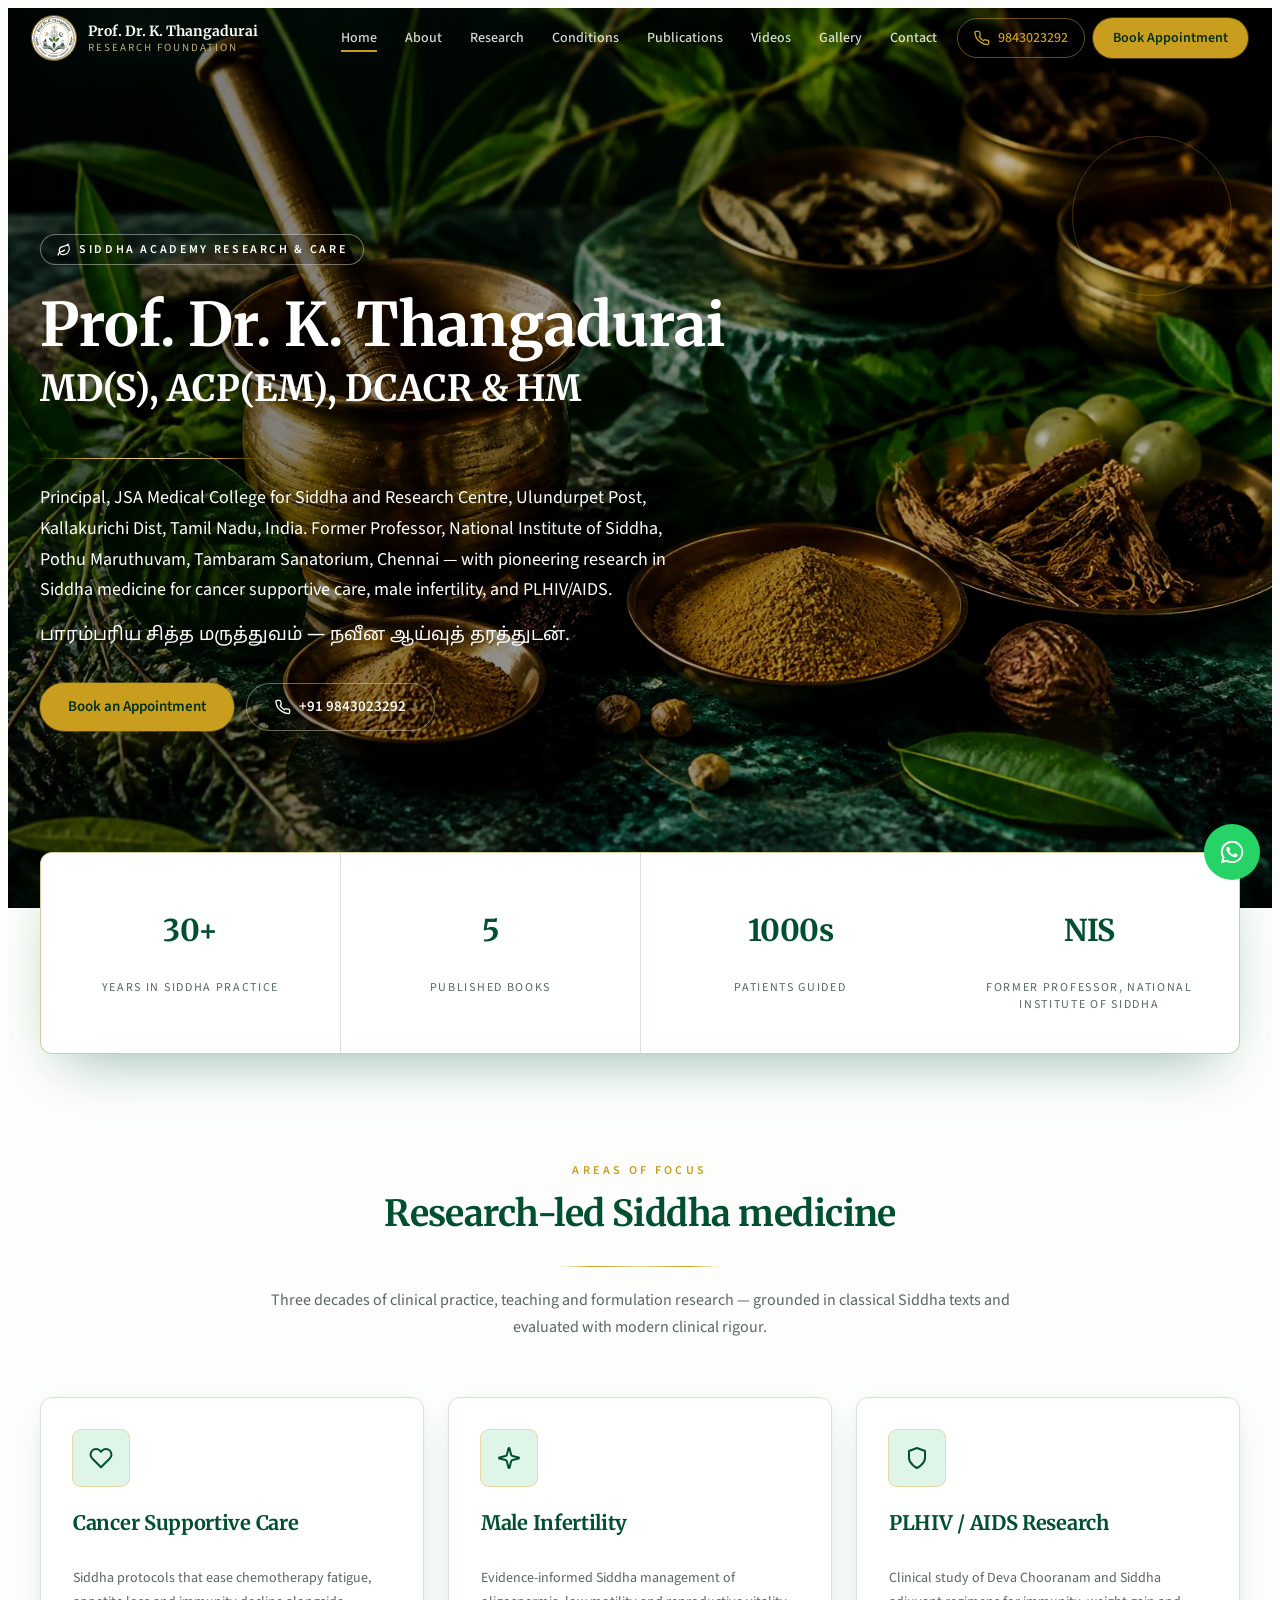
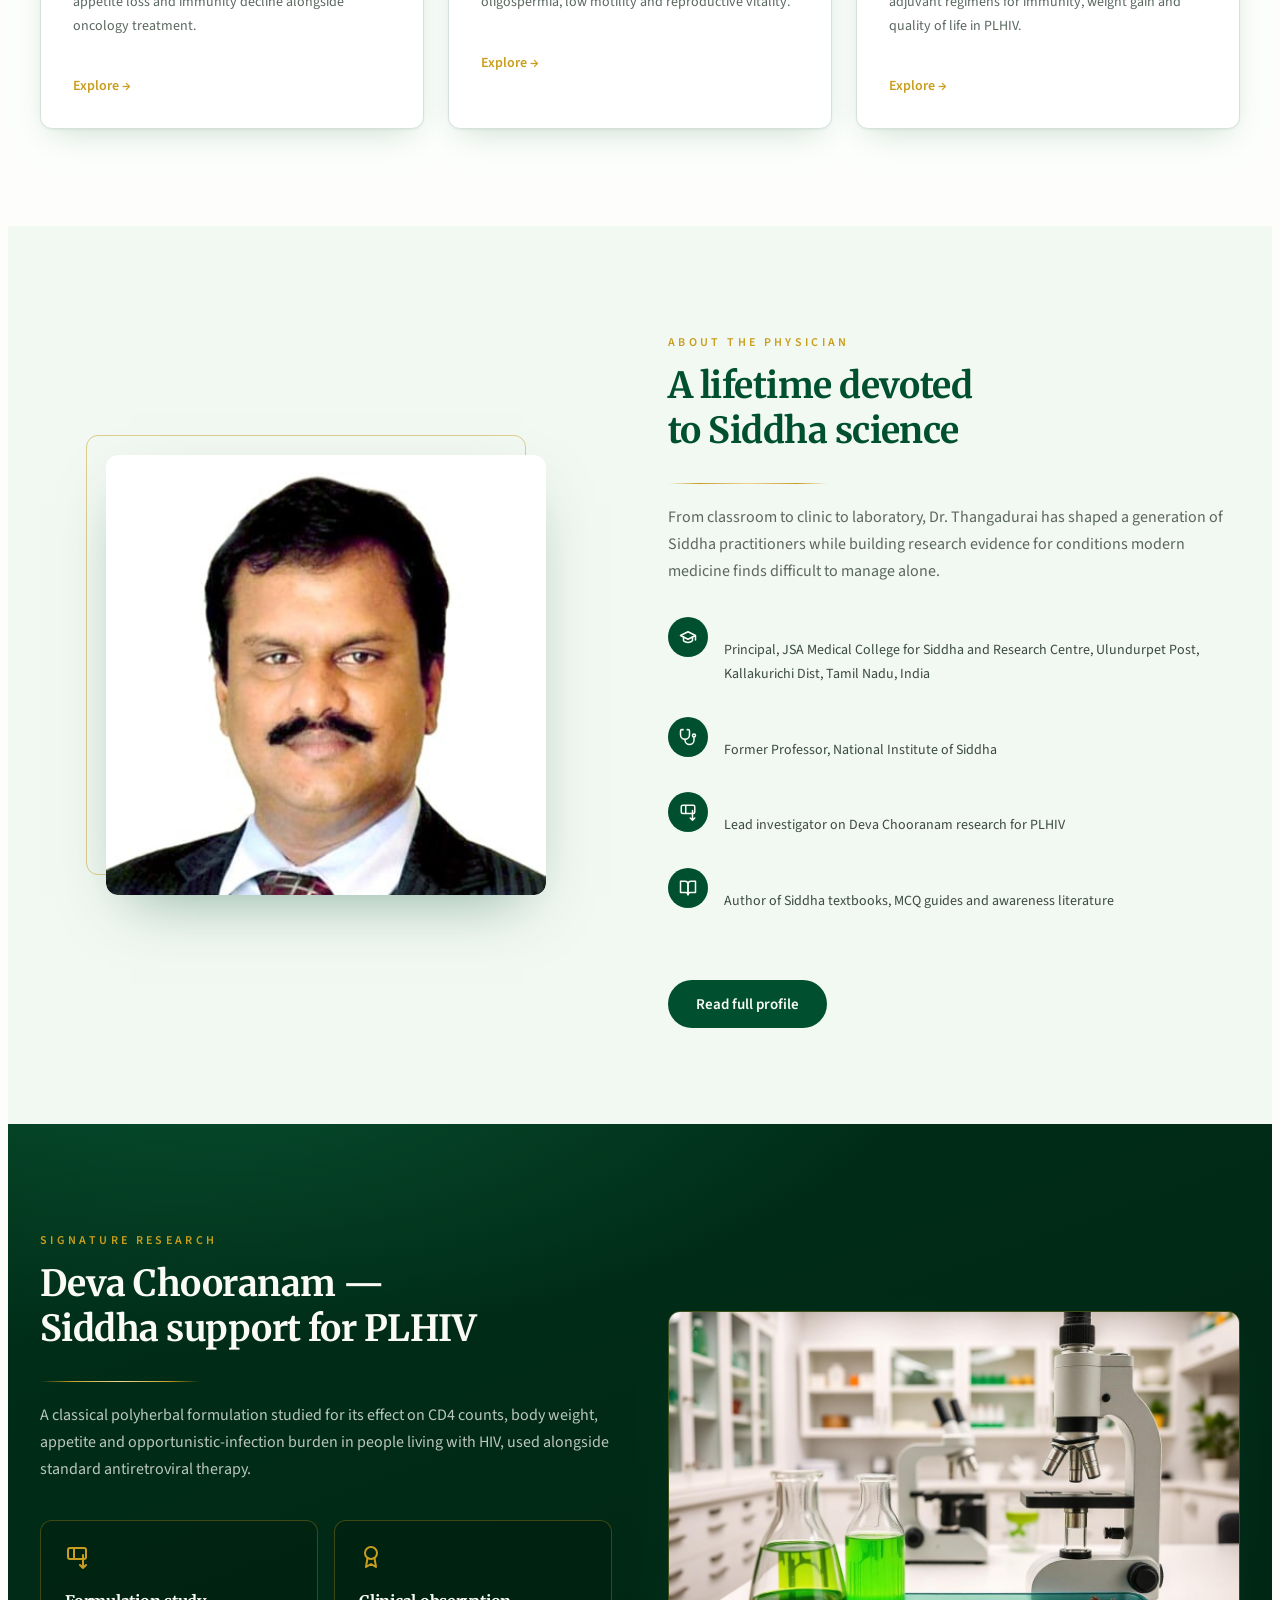
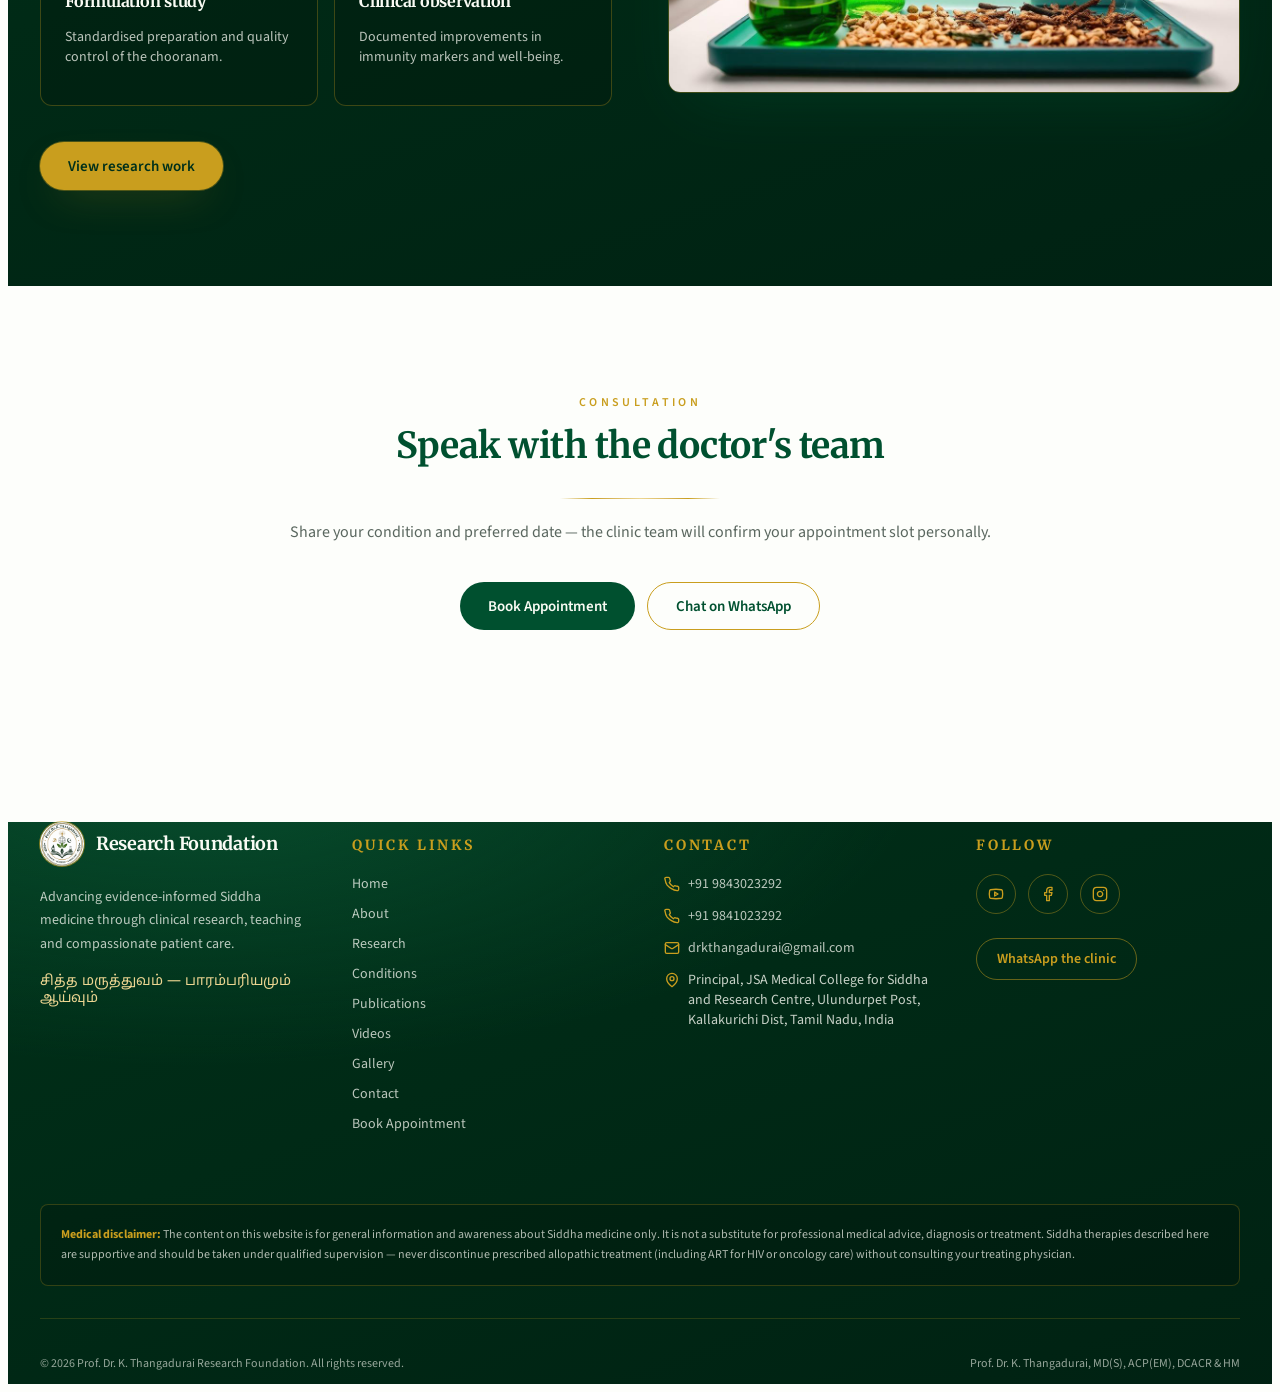
<file: index.html>
<!DOCTYPE html>
<html lang="en">
<head>
  <meta charset="UTF-8" />
  <meta name="viewport" content="width=device-width, initial-scale=1" />
  <title>Prof. Dr. K. Thangadurai | Siddha Researcher &amp; Physician, Chennai</title>
  <meta name="description" content="Prof. Dr. K. Thangadurai, MD(S) — Principal, JSA Medical College for Siddha and Research Centre, Ulundurpet Post, Kallakurichi Dist, Tamil Nadu, India. Pioneering Siddha research in cancer supportive care, male infertility, and PLHIV/AIDS (Deva Chooranam)." />
  <meta name="author" content="Prof. Dr. K. Thangadurai" />
  <meta property="og:site_name" content="Prof. Dr. K. Thangadurai Research Foundation" />
  <meta property="og:type" content="website" />
  <meta property="og:title" content="Prof. Dr. K. Thangadurai | Siddha Researcher &amp; Physician, Chennai" />
  <meta property="og:description" content="Prof. Dr. K. Thangadurai, MD(S) — Principal, JSA Medical College for Siddha and Research Centre, Ulundurpet Post, Kallakurichi Dist, Tamil Nadu, India. Pioneering Siddha research in cancer supportive care, male infertility, and PLHIV/AIDS (Deva Chooranam)." />
  <meta name="twitter:card" content="summary_large_image" />
  <meta name="twitter:title" content="Prof. Dr. K. Thangadurai | Siddha Researcher &amp; Physician, Chennai" />
  <meta name="twitter:description" content="Prof. Dr. K. Thangadurai, MD(S) — Principal, JSA Medical College for Siddha and Research Centre, Ulundurpet Post, Kallakurichi Dist, Tamil Nadu, India." />
  <link rel="canonical" href="index.html" />
  <link rel="icon" href="assets/images/favicon.png" type="image/png" />
  <link rel="preconnect" href="https://fonts.googleapis.com" />
  <link rel="preconnect" href="https://fonts.gstatic.com" crossorigin />
  <link rel="stylesheet" href="https://fonts.googleapis.com/css2?family=Merriweather:ital,wght@0,400;0,700;0,900;1,400&family=Source+Sans+3:wght@300;400;500;600;700&family=Noto+Sans+Tamil:wght@400;500;700&display=swap" />
  <link rel="stylesheet" href="css/style.css" />
  <link rel="stylesheet" href="css/responsive.css" />
  <script type="application/ld+json">
  {"@context":"https://schema.org","@type":"Physician","name":"Prof. Dr. K. Thangadurai","medicalSpecialty":["Siddha Medicine","Infectious Disease","Reproductive Health"],"telephone":["+91-9843023292","+91-9841023292"],"address":{"@type":"PostalAddress","addressLocality":"Chennai","addressRegion":"Tamil Nadu","addressCountry":"IN"}}
  </script>
</head>
<body>
  <!-- Sparkle Cursor -->
  <canvas id="sparkle-canvas" aria-hidden="true" style="pointer-events:none;position:fixed;inset:0;z-index:90;display:none;"></canvas>
  <div id="sparkle-dot" aria-hidden="true" style="pointer-events:none;position:fixed;top:0;left:0;z-index:91;display:none;width:28px;height:28px;border-radius:50%;border:1px solid oklch(0.72 0.14 88 / 0.7);mix-blend-mode:multiply;transition:width 0.2s,height 0.2s;box-shadow:0 0 18px 2px oklch(0.72 0.14 88 / 0.45);"></div>

  <!-- Header -->
  <header id="site-header" class="site-header">
    <div class="header-inner">
      <a href="index.html" class="logo-link" onclick="closeMobileMenu()">
        <span class="logo-icon" id="logo-icon"><img src="assets/images/logo.png" alt="Prof. Dr. K. Thangadurai logo" width="44" height="44" style="width:100%;height:100%;object-fit:cover;border-radius:50%" /></span>
        <span class="logo-text">
          <span class="logo-name" id="logo-name">Prof. Dr. K. Thangadurai</span>
          <span class="logo-sub" id="logo-sub">Research Foundation</span>
        </span>
      </a>
      <div class="header-actions">
        <nav class="desktop-nav" aria-label="Main navigation">
          <a href="index.html" data-nav-link class="nav-link" id="nav-home">Home</a>
          <a href="about.html" data-nav-link class="nav-link" id="nav-about">About</a>
          <a href="research.html" data-nav-link class="nav-link" id="nav-research">Research</a>
          <a href="conditions.html" data-nav-link class="nav-link" id="nav-conditions">Conditions</a>
          <a href="publications.html" data-nav-link class="nav-link" id="nav-publications">Publications</a>
          <a href="videos.html" data-nav-link class="nav-link" id="nav-videos">Videos</a>
          <a href="gallery.html" data-nav-link class="nav-link" id="nav-gallery">Gallery</a>
          <a href="contact.html" data-nav-link class="nav-link" id="nav-contact">Contact</a>
        </nav>
        <a href="tel:+919843023292" class="phone-btn" id="header-phone-btn">
          <svg viewBox="0 0 24 24" fill="none" stroke="currentColor" stroke-width="2" stroke-linecap="round" stroke-linejoin="round" width="16" height="16" aria-hidden="true"><path d="M22 16.92v3a2 2 0 0 1-2.18 2 19.79 19.79 0 0 1-8.63-3.07A19.5 19.5 0 0 1 4.69 13.73 19.79 19.79 0 0 1 1.61 5.1 2 2 0 0 1 3.59 2h3a2 2 0 0 1 2 1.72c.127.96.361 1.903.7 2.81a2 2 0 0 1-.45 2.11L7.91 9.91a16 16 0 0 0 6.16 6.16l.91-.91a2 2 0 0 1 2.11-.45c.907.339 1.85.573 2.81.7A2 2 0 0 1 22 16.92z"/></svg>
          9843023292
        </a>
        <a href="appointment.html" class="book-btn" id="header-book-btn">Book Appointment</a>
        <button type="button" id="mobile-menu-btn" class="mobile-menu-btn" aria-label="Open menu">
          <svg class="icon-menu" viewBox="0 0 24 24" fill="none" stroke="currentColor" stroke-width="2" stroke-linecap="round" stroke-linejoin="round" width="20" height="20" aria-hidden="true"><line x1="3" y1="6" x2="21" y2="6"/><line x1="3" y1="12" x2="21" y2="12"/><line x1="3" y1="18" x2="21" y2="18"/></svg>
          <svg class="icon-x" viewBox="0 0 24 24" fill="none" stroke="currentColor" stroke-width="2" stroke-linecap="round" stroke-linejoin="round" width="20" height="20" aria-hidden="true" style="display:none;"><line x1="18" y1="6" x2="6" y2="18"/><line x1="6" y1="6" x2="18" y2="18"/></svg>
        </button>
      </div>
    </div>
    <div id="mobile-nav" class="mobile-nav">
      <nav class="mobile-nav-links" aria-label="Mobile navigation">
        <a href="index.html" class="mobile-nav-link">Home</a>
        <a href="about.html" class="mobile-nav-link">About</a>
        <a href="research.html" class="mobile-nav-link">Research</a>
        <a href="conditions.html" class="mobile-nav-link">Conditions</a>
        <a href="publications.html" class="mobile-nav-link">Publications</a>
        <a href="videos.html" class="mobile-nav-link">Videos</a>
        <a href="gallery.html" class="mobile-nav-link">Gallery</a>
        <a href="contact.html" class="mobile-nav-link">Contact</a>
        <a href="appointment.html" class="mobile-book-btn">Book Appointment</a>
      </nav>
    </div>
  </header>

  <main>
    <!-- Hero -->
    <section class="hero-section">
      <video id="hero-parallax" autoplay muted loop playsinline class="hero-bg-video" poster="assets/images/hero-herbs.jpg">
        <source src="assets/andha_doctor_face_idhu_varanum (1).mp4" type="video/mp4" />
      </video>
      <div class="hero-overlay"></div>
      <div aria-hidden="true" class="hero-orb-ring animate-float"></div>
      <div aria-hidden="true" class="hero-orb-glow animate-float" style="animation-delay:1.5s;"></div>
      <div class="hero-content">
        <div class="reveal hero-inner">
          <span class="hero-eyebrow">
            <svg viewBox="0 0 24 24" fill="none" stroke="currentColor" stroke-width="2" stroke-linecap="round" stroke-linejoin="round" width="14" height="14" aria-hidden="true"><path d="M11 20A7 7 0 0 1 9.8 6.1C15.5 5 17 4.48 19 2c1 2 2 4.18 2 8 0 5.5-4.78 10-10 10z"/><path d="M2 21c0-3 1.85-5.36 5.08-6C9.5 14.52 12 13 13 12"/></svg>
            Siddha Academy Research &amp; Care
          </span>
          <h1 class="hero-title">
            Prof. Dr. K. Thangadurai
            <span class="hero-quals text-gradient-gold">MD(S), ACP(EM), DCACR &amp; HM</span>
          </h1>
          <div class="gold-rule hero-rule" aria-hidden="true"></div>
          <p class="hero-desc">
            Principal, JSA Medical College for Siddha and Research Centre, Ulundurpet Post, Kallakurichi Dist, Tamil Nadu, India. Former Professor, National Institute of Siddha, Pothu Maruthuvam, Tambaram Sanatorium, Chennai — with pioneering research in Siddha medicine for cancer supportive care, male infertility, and PLHIV/AIDS.
          </p>
          <p class="hero-tamil font-tamil">பாரம்பரிய சித்த மருத்துவம் — நவீன ஆய்வுத் தரத்துடன்.</p>
          <div class="hero-cta-row">
            <a href="appointment.html" class="btn-gold">Book an Appointment</a>
            <a href="tel:+919843023292" class="btn-outline-white">
              <svg viewBox="0 0 24 24" fill="none" stroke="currentColor" stroke-width="2" stroke-linecap="round" stroke-linejoin="round" width="16" height="16" aria-hidden="true"><path d="M22 16.92v3a2 2 0 0 1-2.18 2 19.79 19.79 0 0 1-8.63-3.07A19.5 19.5 0 0 1 4.69 13.73 19.79 19.79 0 0 1 1.61 5.1 2 2 0 0 1 3.59 2h3a2 2 0 0 1 2 1.72c.127.96.361 1.903.7 2.81a2 2 0 0 1-.45 2.11L7.91 9.91a16 16 0 0 0 6.16 6.16l.91-.91a2 2 0 0 1 2.11-.45c.907.339 1.85.573 2.81.7A2 2 0 0 1 22 16.92z"/></svg>
              +91 9843023292
            </a>
          </div>
        </div>
      </div>
    </section>

    <!-- Stats -->
    <section class="stats-section">
      <div class="container">
        <div class="stats-grid">
          <div class="reveal stat-card" style="transition-delay:0ms">
            <p class="stat-value font-display">30+</p>
            <p class="stat-label">Years in Siddha practice</p>
          </div>
          <div class="reveal stat-card" style="transition-delay:90ms">
            <p class="stat-value font-display">5</p>
            <p class="stat-label">Published books</p>
          </div>
          <div class="reveal stat-card" style="transition-delay:180ms">
            <p class="stat-value font-display">1000s</p>
            <p class="stat-label">Patients guided</p>
          </div>
          <div class="reveal stat-card" style="transition-delay:270ms">
            <p class="stat-value font-display">NIS</p>
            <p class="stat-label">Former Professor, National Institute of Siddha</p>
          </div>
        </div>
      </div>
    </section>

    <!-- Pillars / Areas of Focus -->
    <section class="section-pad">
      <div class="container">
        <div class="reveal section-heading text-center">
          <p class="eyebrow-text">Areas of Focus</p>
          <h2 class="section-title font-display">Research-led Siddha medicine</h2>
          <div class="gold-rule rule-centered" aria-hidden="true"></div>
          <p class="section-subtitle">Three decades of clinical practice, teaching and formulation research — grounded in classical Siddha texts and evaluated with modern clinical rigour.</p>
        </div>
        <div class="pillars-grid mt-14">
          <a href="conditions.html" class="card-lift pillar-card reveal" style="transition-delay:0ms">
            <span class="pillar-icon-wrap">
              <svg viewBox="0 0 24 24" fill="none" stroke="currentColor" stroke-width="2" stroke-linecap="round" stroke-linejoin="round" width="24" height="24" aria-hidden="true"><path d="M20.84 4.61a5.5 5.5 0 0 0-7.78 0L12 5.67l-1.06-1.06a5.5 5.5 0 0 0-7.78 7.78l1.06 1.06L12 21.23l7.78-7.78 1.06-1.06a5.5 5.5 0 0 0 0-7.78z"/></svg>
            </span>
            <h3 class="pillar-title font-display">Cancer Supportive Care</h3>
            <p class="pillar-text">Siddha protocols that ease chemotherapy fatigue, appetite loss and immunity decline alongside oncology treatment.</p>
            <span class="pillar-cta">Explore →</span>
          </a>
          <a href="conditions.html" class="card-lift pillar-card reveal" style="transition-delay:120ms">
            <span class="pillar-icon-wrap">
              <svg viewBox="0 0 24 24" fill="none" stroke="currentColor" stroke-width="2" stroke-linecap="round" stroke-linejoin="round" width="24" height="24" aria-hidden="true"><path d="M9.937 15.5A2 2 0 0 0 8.5 14.063l-6.135-1.582a.5.5 0 0 1 0-.962L8.5 9.936A2 2 0 0 0 9.937 8.5l1.582-6.135a.5.5 0 0 1 .963 0L14.063 8.5A2 2 0 0 0 15.5 9.937l6.135 1.581a.5.5 0 0 1 0 .964L15.5 14.063a2 2 0 0 0-1.437 1.437l-1.582 6.135a.5.5 0 0 1-.963 0z"/></svg>
            </span>
            <h3 class="pillar-title font-display">Male Infertility</h3>
            <p class="pillar-text">Evidence-informed Siddha management of oligospermia, low motility and reproductive vitality.</p>
            <span class="pillar-cta">Explore →</span>
          </a>
          <a href="research.html" class="card-lift pillar-card reveal" style="transition-delay:240ms">
            <span class="pillar-icon-wrap">
              <svg viewBox="0 0 24 24" fill="none" stroke="currentColor" stroke-width="2" stroke-linecap="round" stroke-linejoin="round" width="24" height="24" aria-hidden="true"><path d="M12 22s8-4 8-10V5l-8-3-8 3v7c0 6 8 10 8 10z"/></svg>
            </span>
            <h3 class="pillar-title font-display">PLHIV / AIDS Research</h3>
            <p class="pillar-text">Clinical study of Deva Chooranam and Siddha adjuvant regimens for immunity, weight gain and quality of life in PLHIV.</p>
            <span class="pillar-cta">Explore →</span>
          </a>
        </div>
      </div>
    </section>

    <!-- About Strip -->
    <section class="section-pad bg-secondary-strip">
      <div class="container about-grid">
        <div class="reveal about-img-wrap">
          <div class="about-img-border" aria-hidden="true"></div>
          <div class="about-img-clip">
            <img src="assets/images/doctor-portrait.jpg?v=2" alt="Prof. Dr. K. Thangadurai in his herbal research clinic" loading="lazy" class="about-img" />
          </div>
        </div>
        <div>
          <div class="reveal section-heading text-left">
            <p class="eyebrow-text">About the Physician</p>
            <h2 class="section-title font-display">A lifetime devoted to Siddha science</h2>
            <div class="gold-rule" aria-hidden="true"></div>
            <p class="section-subtitle">From classroom to clinic to laboratory, Dr. Thangadurai has shaped a generation of Siddha practitioners while building research evidence for conditions modern medicine finds difficult to manage alone.</p>
          </div>
          <ul class="about-list mt-8">
            <li class="reveal about-list-item" style="transition-delay:0ms">
              <span class="about-list-icon">
                <svg viewBox="0 0 24 24" fill="none" stroke="currentColor" stroke-width="2" stroke-linecap="round" stroke-linejoin="round" width="18" height="18" aria-hidden="true"><path d="M22 10v6M2 10l10-5 10 5-10 5z"/><path d="M6 12v5c3 3 9 3 12 0v-5"/></svg>
              </span>
              <p class="about-list-text">Principal, JSA Medical College for Siddha and Research Centre, Ulundurpet Post, Kallakurichi Dist, Tamil Nadu, India</p>
            </li>
            <li class="reveal about-list-item" style="transition-delay:90ms">
              <span class="about-list-icon">
                <svg viewBox="0 0 24 24" fill="none" stroke="currentColor" stroke-width="2" stroke-linecap="round" stroke-linejoin="round" width="18" height="18" aria-hidden="true"><path d="M4.8 2.3A.3.3 0 1 0 5 2H4a2 2 0 0 0-2 2v5a6 6 0 0 0 6 6v0a6 6 0 0 0 6-6V4a2 2 0 0 0-2-2h-1a.2.2 0 1 0 .3.3"/><path d="M8 15v1a6 6 0 0 0 6 6v0a6 6 0 0 0 6-6v-4"/><circle cx="20" cy="10" r="2"/></svg>
              </span>
              <p class="about-list-text">Former Professor, National Institute of Siddha</p>
            </li>
            <li class="reveal about-list-item" style="transition-delay:180ms">
              <span class="about-list-icon">
                <svg viewBox="0 0 24 24" fill="none" stroke="currentColor" stroke-width="2" stroke-linecap="round" stroke-linejoin="round" width="18" height="18" aria-hidden="true"><path d="M9 3H5a2 2 0 0 0-2 2v4m6-6h10a2 2 0 0 1 2 2v4M9 3v11m0 0H5a2 2 0 0 1-2-2V9m6 5h10a2 2 0 0 0 2-2V9m-6 11 3 3m0 0 3-3m-3 3V10"/></svg>
              </span>
              <p class="about-list-text">Lead investigator on Deva Chooranam research for PLHIV</p>
            </li>
            <li class="reveal about-list-item" style="transition-delay:270ms">
              <span class="about-list-icon">
                <svg viewBox="0 0 24 24" fill="none" stroke="currentColor" stroke-width="2" stroke-linecap="round" stroke-linejoin="round" width="18" height="18" aria-hidden="true"><path d="M2 3h6a4 4 0 0 1 4 4v14a3 3 0 0 0-3-3H2z"/><path d="M22 3h-6a4 4 0 0 0-4 4v14a3 3 0 0 1 3-3h7z"/></svg>
              </span>
              <p class="about-list-text">Author of Siddha textbooks, MCQ guides and awareness literature</p>
            </li>
          </ul>
          <div class="reveal" style="transition-delay:200ms">
            <a href="about.html" class="btn-primary mt-9">Read full profile</a>
          </div>
        </div>
      </div>
    </section>

    <!-- Research Highlight -->
    <section class="section-pad surface-emerald research-highlight">
      <div class="container research-grid">
        <div>
          <div class="reveal section-heading text-left">
            <p class="eyebrow-text">Signature Research</p>
            <h2 class="section-title font-display" style="color:var(--primary-foreground)">Deva Chooranam — Siddha support for PLHIV</h2>
            <div class="gold-rule" aria-hidden="true"></div>
            <p class="section-subtitle" style="color:oklch(0.985 0.01 120 / 0.75)">A classical polyherbal formulation studied for its effect on CD4 counts, body weight, appetite and opportunistic-infection burden in people living with HIV, used alongside standard antiretroviral therapy.</p>
          </div>
          <div class="research-cards-grid mt-9">
            <div class="reveal research-mini-card" style="transition-delay:0ms">
              <svg viewBox="0 0 24 24" fill="none" stroke="currentColor" stroke-width="2" stroke-linecap="round" stroke-linejoin="round" width="24" height="24" class="text-gold" aria-hidden="true"><path d="M9 3H5a2 2 0 0 0-2 2v4m6-6h10a2 2 0 0 1 2 2v4M9 3v11m0 0H5a2 2 0 0 1-2-2V9m6 5h10a2 2 0 0 0 2-2V9m-6 11 3 3m0 0 3-3m-3 3V10"/></svg>
              <h3 class="font-display" style="margin-top:1rem;font-size:1rem;font-weight:700;">Formulation study</h3>
              <p style="margin-top:0.5rem;font-size:0.875rem;color:oklch(0.985 0.01 120 / 0.75)">Standardised preparation and quality control of the chooranam.</p>
            </div>
            <div class="reveal research-mini-card" style="transition-delay:120ms">
              <svg viewBox="0 0 24 24" fill="none" stroke="currentColor" stroke-width="2" stroke-linecap="round" stroke-linejoin="round" width="24" height="24" class="text-gold" aria-hidden="true"><circle cx="12" cy="8" r="6"/><path d="M15.477 12.89 17 22l-5-3-5 3 1.523-9.11"/></svg>
              <h3 class="font-display" style="margin-top:1rem;font-size:1rem;font-weight:700;">Clinical observation</h3>
              <p style="margin-top:0.5rem;font-size:0.875rem;color:oklch(0.985 0.01 120 / 0.75)">Documented improvements in immunity markers and well-being.</p>
            </div>
          </div>
          <div class="reveal" style="transition-delay:220ms">
            <a href="research.html" class="btn-gold mt-9">View research work</a>
          </div>
        </div>
        <div class="reveal" style="transition-delay:140ms">
          <img src="assets/images/research-lab.jpg" alt="Siddha research laboratory with herbal extracts and microscope" width="1200" height="800" loading="lazy" class="research-img" />
        </div>
      </div>
    </section>

    <!-- CTA Section -->
    <section class="section-pad">
      <div class="container text-center" style="max-width:56rem">
        <div class="reveal section-heading text-center">
          <p class="eyebrow-text">Consultation</p>
          <h2 class="section-title font-display">Speak with the doctor's team</h2>
          <div class="gold-rule rule-centered" aria-hidden="true"></div>
          <p class="section-subtitle">Share your condition and preferred date — the clinic team will confirm your appointment slot personally.</p>
        </div>
        <div class="reveal cta-row" style="transition-delay:140ms">
          <a href="appointment.html" class="btn-primary">Book Appointment</a>
          <a href="https://wa.me/919841023292?text=Hello%20Doctor%2C%20I%20would%20like%20to%20book%20a%20Siddha%20consultation." target="_blank" rel="noopener noreferrer" class="btn-outline-gold">Chat on WhatsApp</a>
        </div>
      </div>
    </section>
  </main>

  <!-- Footer -->
  <footer class="site-footer surface-emerald">
    <div class="container">
      <div class="footer-grid">
        <div>
          <div class="footer-logo">
            <span class="footer-logo-icon"><img src="assets/images/logo.png" alt="Prof. Dr. K. Thangadurai logo" width="44" height="44" style="width:100%;height:100%;object-fit:cover;border-radius:50%" /></span>
            <span class="footer-logo-name font-display">Research Foundation</span>
          </div>
          <p class="footer-desc">Advancing evidence-informed Siddha medicine through clinical research, teaching and compassionate patient care.</p>
          <p class="font-tamil footer-tamil">சித்த மருத்துவம் — பாரம்பரியமும் ஆய்வும்</p>
        </div>
        <div>
          <h3 class="footer-heading font-display">Quick Links</h3>
          <ul class="footer-links">
            <li><a href="index.html" class="footer-link">Home</a></li>
            <li><a href="about.html" class="footer-link">About</a></li>
            <li><a href="research.html" class="footer-link">Research</a></li>
            <li><a href="conditions.html" class="footer-link">Conditions</a></li>
            <li><a href="publications.html" class="footer-link">Publications</a></li>
            <li><a href="videos.html" class="footer-link">Videos</a></li>
            <li><a href="gallery.html" class="footer-link">Gallery</a></li>
            <li><a href="contact.html" class="footer-link">Contact</a></li>
            <li><a href="appointment.html" class="footer-link">Book Appointment</a></li>
          </ul>
        </div>
        <div>
          <h3 class="footer-heading font-display">Contact</h3>
          <ul class="footer-contact-list">
            <li class="footer-contact-item">
              <svg viewBox="0 0 24 24" fill="none" stroke="currentColor" stroke-width="2" stroke-linecap="round" stroke-linejoin="round" width="16" height="16" class="text-gold shrink-0" aria-hidden="true"><path d="M22 16.92v3a2 2 0 0 1-2.18 2 19.79 19.79 0 0 1-8.63-3.07A19.5 19.5 0 0 1 4.69 13.73 19.79 19.79 0 0 1 1.61 5.1 2 2 0 0 1 3.59 2h3a2 2 0 0 1 2 1.72c.127.96.361 1.903.7 2.81a2 2 0 0 1-.45 2.11L7.91 9.91a16 16 0 0 0 6.16 6.16l.91-.91a2 2 0 0 1 2.11-.45c.907.339 1.85.573 2.81.7A2 2 0 0 1 22 16.92z"/></svg>
              <a href="tel:+919843023292" class="footer-link">+91 9843023292</a>
            </li>
            <li class="footer-contact-item">
              <svg viewBox="0 0 24 24" fill="none" stroke="currentColor" stroke-width="2" stroke-linecap="round" stroke-linejoin="round" width="16" height="16" class="text-gold shrink-0" aria-hidden="true"><path d="M22 16.92v3a2 2 0 0 1-2.18 2 19.79 19.79 0 0 1-8.63-3.07A19.5 19.5 0 0 1 4.69 13.73 19.79 19.79 0 0 1 1.61 5.1 2 2 0 0 1 3.59 2h3a2 2 0 0 1 2 1.72c.127.96.361 1.903.7 2.81a2 2 0 0 1-.45 2.11L7.91 9.91a16 16 0 0 0 6.16 6.16l.91-.91a2 2 0 0 1 2.11-.45c.907.339 1.85.573 2.81.7A2 2 0 0 1 22 16.92z"/></svg>
              <a href="tel:+919841023292" class="footer-link">+91 9841023292</a>
            </li>
            <li class="footer-contact-item">
              <svg viewBox="0 0 24 24" fill="none" stroke="currentColor" stroke-width="2" stroke-linecap="round" stroke-linejoin="round" width="16" height="16" class="text-gold shrink-0" aria-hidden="true"><rect width="20" height="16" x="2" y="4" rx="2"/><path d="m22 7-8.97 5.7a1.94 1.94 0 0 1-2.06 0L2 7"/></svg>
              <a href="mailto:drkthangadurai@gmail.com" class="footer-link" style="word-break:break-all">drkthangadurai@gmail.com</a>
            </li>
            <li class="footer-contact-item" style="align-items:flex-start">
              <svg viewBox="0 0 24 24" fill="none" stroke="currentColor" stroke-width="2" stroke-linecap="round" stroke-linejoin="round" width="16" height="16" class="text-gold shrink-0" style="margin-top:2px" aria-hidden="true"><path d="M20 10c0 6-8 12-8 12s-8-6-8-12a8 8 0 0 1 16 0Z"/><circle cx="12" cy="10" r="3"/></svg>
              <span>Principal, JSA Medical College for Siddha and Research Centre, Ulundurpet Post, Kallakurichi Dist, Tamil Nadu, India</span>
            </li>
          </ul>
        </div>
        <div>
          <h3 class="footer-heading font-display">Follow</h3>
          <div class="footer-social">
            <a href="https://youtube.com/@doctorgoldsk39?si=NScjf9yyjfBXE1gR" aria-label="YouTube" target="_blank" rel="noopener noreferrer" class="social-btn">
              <svg viewBox="0 0 24 24" fill="none" stroke="currentColor" stroke-width="2" stroke-linecap="round" stroke-linejoin="round" width="16" height="16" aria-hidden="true"><path d="M2.5 17a24.12 24.12 0 0 1 0-10 2 2 0 0 1 1.4-1.4 49.56 49.56 0 0 1 16.2 0A2 2 0 0 1 21.5 7a24.12 24.12 0 0 1 0 10 2 2 0 0 1-1.4 1.4 49.55 49.55 0 0 1-16.2 0A2 2 0 0 1 2.5 17"/><path d="m10 15 5-3-5-3z"/></svg>
            </a>
            <a href="https://www.facebook.com/" aria-label="Facebook" target="_blank" rel="noopener noreferrer" class="social-btn">
              <svg viewBox="0 0 24 24" fill="none" stroke="currentColor" stroke-width="2" stroke-linecap="round" stroke-linejoin="round" width="16" height="16" aria-hidden="true"><path d="M18 2h-3a5 5 0 0 0-5 5v3H7v4h3v8h4v-8h3l1-4h-4V7a1 1 0 0 1 1-1h3z"/></svg>
            </a>
            <a href="https://www.instagram.com/" aria-label="Instagram" target="_blank" rel="noopener noreferrer" class="social-btn">
              <svg viewBox="0 0 24 24" fill="none" stroke="currentColor" stroke-width="2" stroke-linecap="round" stroke-linejoin="round" width="16" height="16" aria-hidden="true"><rect width="20" height="20" x="2" y="2" rx="5" ry="5"/><path d="M16 11.37A4 4 0 1 1 12.63 8 4 4 0 0 1 16 11.37z"/><line x1="17.5" x2="17.51" y1="6.5" y2="6.5"/></svg>
            </a>
          </div>
          <a href="https://wa.me/919841023292?text=Hello%20Doctor%2C%20I%20would%20like%20to%20book%20a%20Siddha%20consultation." target="_blank" rel="noopener noreferrer" class="footer-wa-btn mt-6">WhatsApp the clinic</a>
        </div>
      </div>
      <div class="footer-disclaimer">
        <strong class="text-gold">Medical disclaimer:</strong> The content on this website is for general information and awareness about Siddha medicine only. It is not a substitute for professional medical advice, diagnosis or treatment. Siddha therapies described here are supportive and should be taken under qualified supervision — never discontinue prescribed allopathic treatment (including ART for HIV or oncology care) without consulting your treating physician.
      </div>
      <div class="footer-bottom">
        <p>&copy; <span id="footer-year"></span> Prof. Dr. K. Thangadurai Research Foundation. All rights reserved.</p>
        <p>Prof. Dr. K. Thangadurai, MD(S), ACP(EM), DCACR &amp; HM</p>
      </div>
    </div>
  </footer>

  <!-- WhatsApp Floating Button -->
  <a href="https://wa.me/919841023292?text=Hello%20Doctor%2C%20I%20would%20like%20to%20book%20a%20Siddha%20consultation." target="_blank" rel="noopener noreferrer" aria-label="Chat with us on WhatsApp" class="whatsapp-btn animate-pulse-ring">
    <svg viewBox="0 0 32 32" style="width:28px;height:28px;fill:white;" aria-hidden="true">
      <path d="M16.02 3.2c-7.06 0-12.8 5.73-12.8 12.79 0 2.25.59 4.45 1.72 6.39L3.2 28.8l6.6-1.72a12.77 12.77 0 0 0 6.22 1.59h.01c7.05 0 12.79-5.74 12.79-12.8 0-3.42-1.33-6.63-3.75-9.04a12.68 12.68 0 0 0-9.05-3.63zm0 23.28h-.01c-1.86 0-3.69-.5-5.28-1.45l-.38-.22-3.92 1.02 1.05-3.82-.25-.39a10.6 10.6 0 0 1-1.63-5.66c0-5.87 4.78-10.64 10.65-10.64 2.84 0 5.51 1.11 7.52 3.12a10.57 10.57 0 0 1 3.11 7.53c0 5.87-4.78 10.64-10.64 10.64zm5.84-7.97c-.32-.16-1.89-.93-2.18-1.04-.29-.11-.5-.16-.72.16-.21.32-.82 1.04-1.01 1.25-.19.21-.37.24-.69.08-.32-.16-1.35-.5-2.57-1.59-.95-.85-1.59-1.89-1.78-2.21-.19-.32-.02-.5.14-.66.15-.14.32-.37.48-.56.16-.19.21-.32.32-.53.11-.21.05-.4-.03-.56-.08-.16-.72-1.73-.99-2.37-.26-.62-.52-.54-.72-.55l-.61-.01c-.21 0-.56.08-.85.4-.29.32-1.11 1.09-1.11 2.66s1.14 3.08 1.3 3.29c.16.21 2.24 3.42 5.43 4.8.76.33 1.35.52 1.81.67.76.24 1.45.21 2 .13.61-.09 1.89-.77 2.15-1.52.27-.75.27-1.38.19-1.52-.08-.13-.29-.21-.61-.37z"/>
    </svg>
  </a>

  <script>
    // Show cursor elements on md+ screens
    if (!window.matchMedia('(pointer: coarse)').matches && window.innerWidth >= 768) {
      document.getElementById('sparkle-canvas').style.display = 'block';
      document.getElementById('sparkle-dot').style.display = 'block';
    }
    document.getElementById('footer-year').textContent = new Date().getFullYear();
  </script>
  <script src="js/main.js"></script>
</body>
</html>
</file>
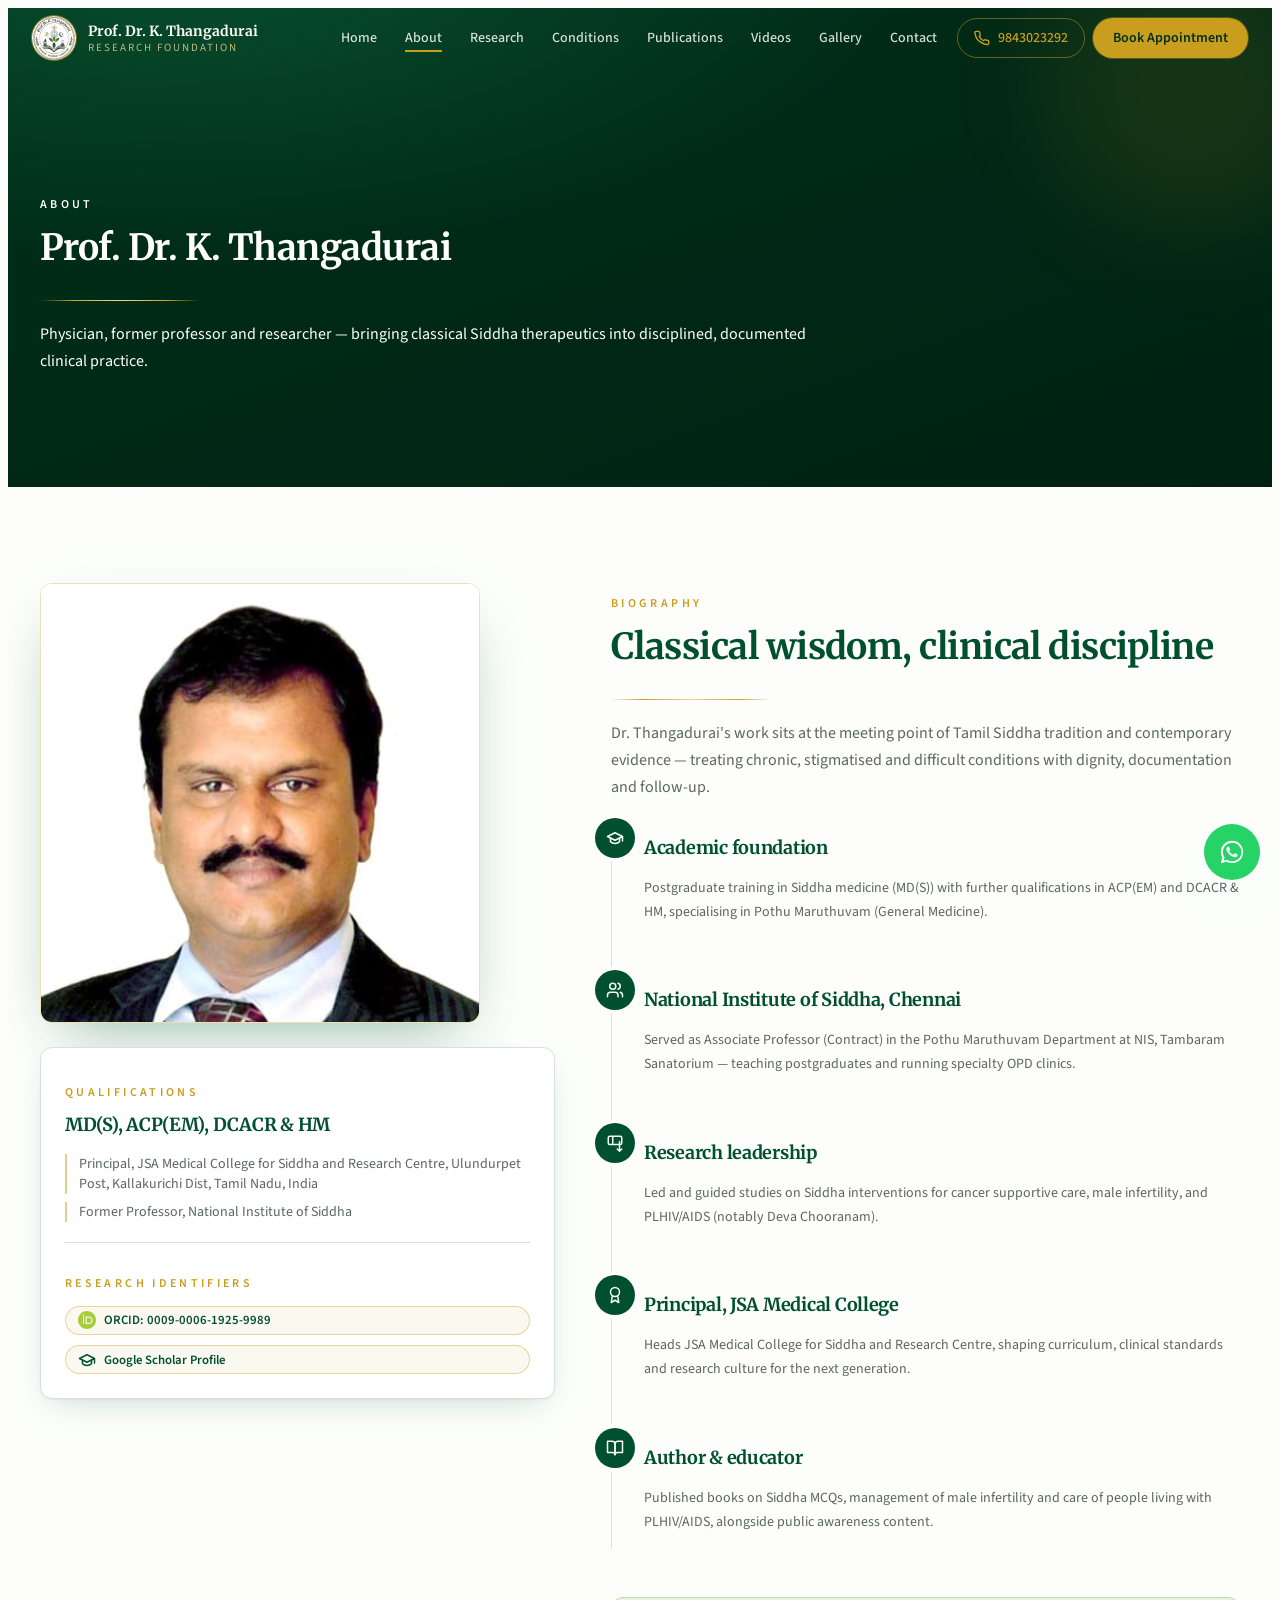
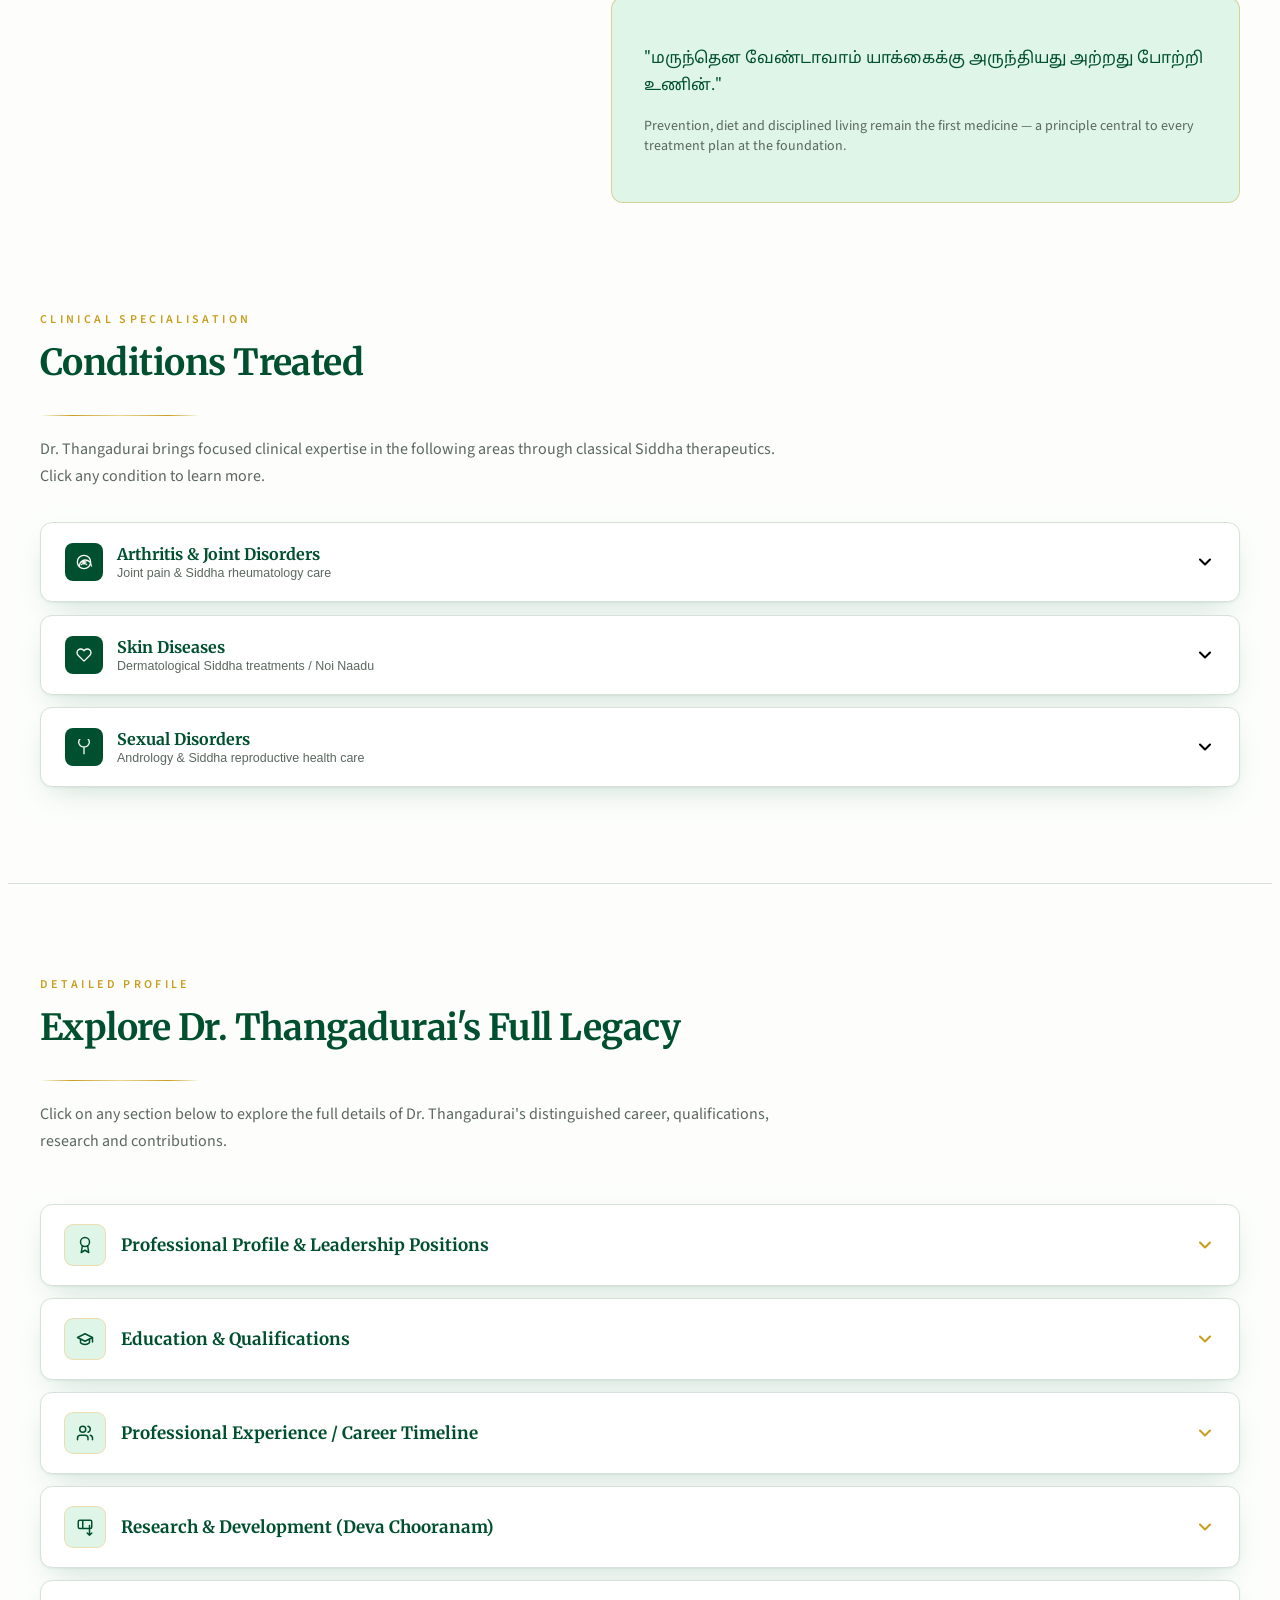
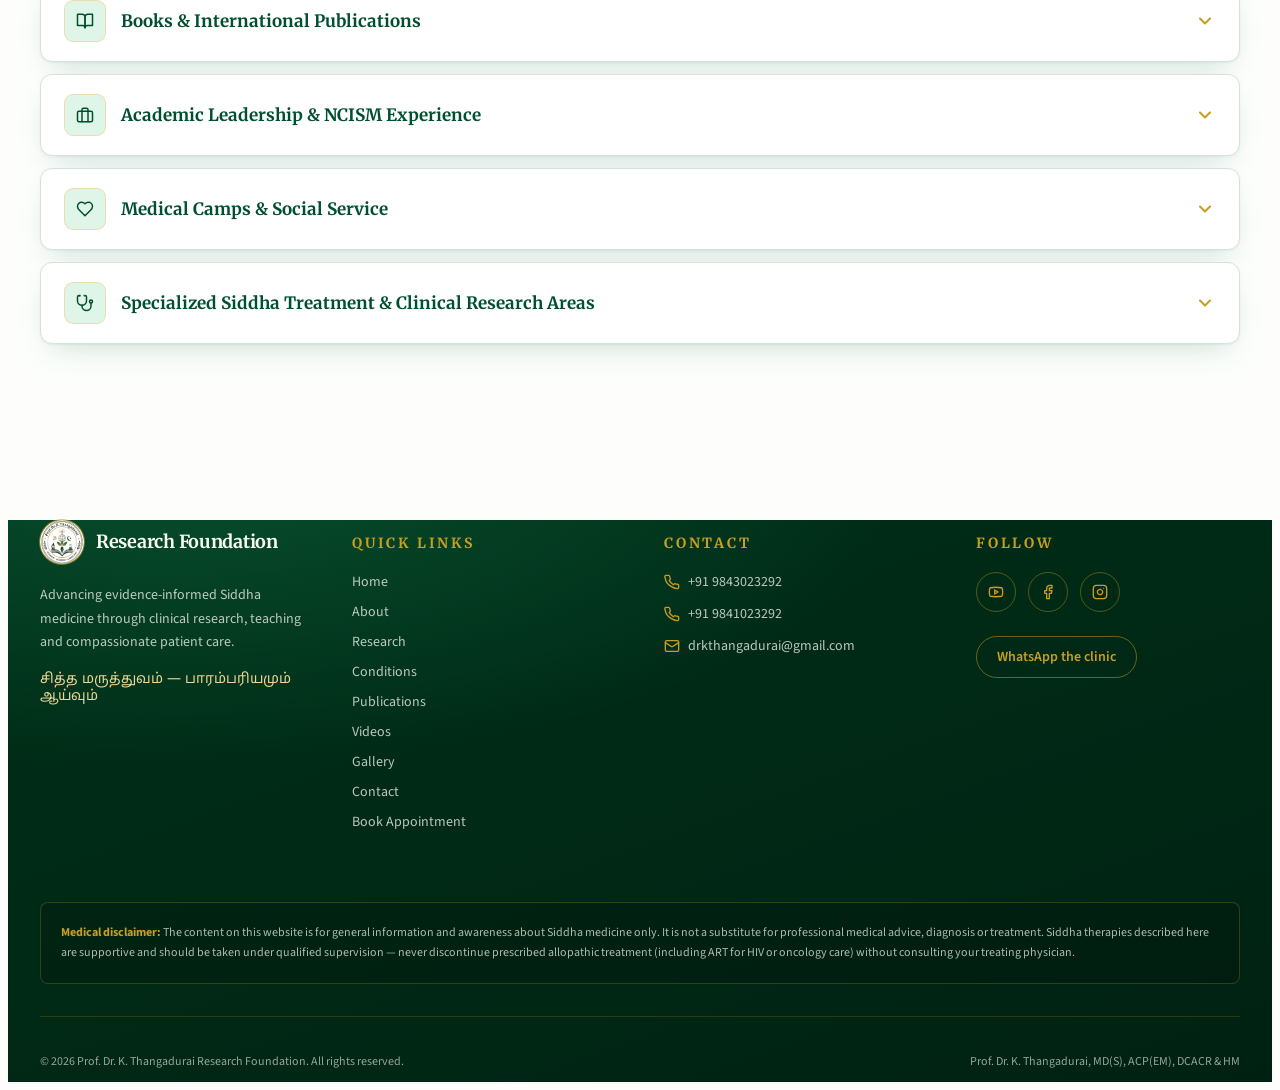
<file: about.html>
<!DOCTYPE html>
<html lang="en">
<head>
  <meta charset="UTF-8" />
  <meta name="viewport" content="width=device-width, initial-scale=1" />
  <title>About Prof. Dr. K. Thangadurai | Siddha Physician &amp; Principal</title>
  <meta name="description" content="Profile of Prof. Dr. K. Thangadurai MD(S) — Principal, JSA Medical College for Siddha and Research Centre, Ulundurpet Post, Kallakurichi Dist, Tamil Nadu, India, Former Professor at the National Institute of Siddha, Chennai." />
  <meta property="og:title" content="About Prof. Dr. K. Thangadurai" />
  <meta property="og:description" content="Siddha physician, academic leader and researcher in cancer care, male infertility, and PLHIV/AIDS." />
  <meta property="og:type" content="profile" />
  <link rel="canonical" href="about.html" />
  <link rel="icon" href="assets/images/favicon.png" type="image/png" />
  <link rel="preconnect" href="https://fonts.googleapis.com" />
  <link rel="preconnect" href="https://fonts.gstatic.com" crossorigin />
  <link rel="stylesheet" href="https://fonts.googleapis.com/css2?family=Merriweather:ital,wght@0,400;0,700;0,900;1,400&family=Source+Sans+3:wght@300;400;500;600;700&family=Noto+Sans+Tamil:wght@400;500;700&display=swap" />
  <link rel="stylesheet" href="css/style.css" />
  <link rel="stylesheet" href="css/responsive.css" />
</head>
<body>
  <canvas id="sparkle-canvas" aria-hidden="true" style="pointer-events:none;position:fixed;inset:0;z-index:90;display:none;"></canvas>
  <div id="sparkle-dot" aria-hidden="true" style="pointer-events:none;position:fixed;top:0;left:0;z-index:91;display:none;width:28px;height:28px;border-radius:50%;border:1px solid oklch(0.72 0.14 88 / 0.7);mix-blend-mode:multiply;transition:width 0.2s,height 0.2s;box-shadow:0 0 18px 2px oklch(0.72 0.14 88 / 0.45);"></div>

  <header id="site-header" class="site-header">
    <div class="header-inner">
      <a href="index.html" class="logo-link">
        <span class="logo-icon" id="logo-icon"><img src="assets/images/logo.png" alt="Prof. Dr. K. Thangadurai logo" width="44" height="44" style="width:100%;height:100%;object-fit:cover;border-radius:50%" /></span>
        <span class="logo-text">
          <span class="logo-name" id="logo-name">Prof. Dr. K. Thangadurai</span>
          <span class="logo-sub" id="logo-sub">Research Foundation</span>
        </span>
      </a>
      <div class="header-actions">
        <nav class="desktop-nav" aria-label="Main navigation">
          <a href="index.html" data-nav-link class="nav-link">Home</a>
          <a href="about.html" data-nav-link class="nav-link">About</a>
          <a href="research.html" data-nav-link class="nav-link">Research</a>
          <a href="conditions.html" data-nav-link class="nav-link">Conditions</a>
          <a href="publications.html" data-nav-link class="nav-link">Publications</a>
          <a href="videos.html" data-nav-link class="nav-link">Videos</a>
          <a href="gallery.html" data-nav-link class="nav-link">Gallery</a>
          <a href="contact.html" data-nav-link class="nav-link">Contact</a>
        </nav>
        <a href="tel:+919843023292" class="phone-btn" id="header-phone-btn">
          <svg viewBox="0 0 24 24" fill="none" stroke="currentColor" stroke-width="2" stroke-linecap="round" stroke-linejoin="round" width="16" height="16" aria-hidden="true"><path d="M22 16.92v3a2 2 0 0 1-2.18 2 19.79 19.79 0 0 1-8.63-3.07A19.5 19.5 0 0 1 4.69 13.73 19.79 19.79 0 0 1 1.61 5.1 2 2 0 0 1 3.59 2h3a2 2 0 0 1 2 1.72c.127.96.361 1.903.7 2.81a2 2 0 0 1-.45 2.11L7.91 9.91a16 16 0 0 0 6.16 6.16l.91-.91a2 2 0 0 1 2.11-.45c.907.339 1.85.573 2.81.7A2 2 0 0 1 22 16.92z"/></svg>
          9843023292
        </a>
        <a href="appointment.html" class="book-btn" id="header-book-btn">Book Appointment</a>
        <button type="button" id="mobile-menu-btn" class="mobile-menu-btn" aria-label="Open menu">
          <svg class="icon-menu" viewBox="0 0 24 24" fill="none" stroke="currentColor" stroke-width="2" stroke-linecap="round" stroke-linejoin="round" width="20" height="20" aria-hidden="true"><line x1="3" y1="6" x2="21" y2="6"/><line x1="3" y1="12" x2="21" y2="12"/><line x1="3" y1="18" x2="21" y2="18"/></svg>
          <svg class="icon-x" viewBox="0 0 24 24" fill="none" stroke="currentColor" stroke-width="2" stroke-linecap="round" stroke-linejoin="round" width="20" height="20" aria-hidden="true" style="display:none;"><line x1="18" y1="6" x2="6" y2="18"/><line x1="6" y1="6" x2="18" y2="18"/></svg>
        </button>
      </div>
    </div>
    <div id="mobile-nav" class="mobile-nav">
      <nav class="mobile-nav-links" aria-label="Mobile navigation">
        <a href="index.html" class="mobile-nav-link">Home</a>
        <a href="about.html" class="mobile-nav-link">About</a>
        <a href="research.html" class="mobile-nav-link">Research</a>
        <a href="conditions.html" class="mobile-nav-link">Conditions</a>
        <a href="publications.html" class="mobile-nav-link">Publications</a>
        <a href="videos.html" class="mobile-nav-link">Videos</a>
        <a href="gallery.html" class="mobile-nav-link">Gallery</a>
        <a href="contact.html" class="mobile-nav-link">Contact</a>
        <a href="appointment.html" class="mobile-book-btn">Book Appointment</a>
      </nav>
    </div>
  </header>

  <main>
    <!-- Page Hero -->
    <section class="page-hero surface-emerald">
      <div aria-hidden="true" class="page-hero-orb animate-float"></div>
      <div class="container">
        <div class="reveal section-heading text-left">
          <p class="eyebrow-text">About</p>
          <h1 class="section-title font-display" style="color:var(--primary-foreground)">Prof. Dr. K. Thangadurai</h1>
          <div class="gold-rule" aria-hidden="true"></div>
          <p class="section-subtitle" style="color:oklch(0.985 0.01 120 / 0.75)">Physician, former professor and researcher — bringing classical Siddha therapeutics into disciplined, documented clinical practice.</p>
        </div>
      </div>
    </section>

    <section class="section-pad">
      <div class="container about-detail-grid">
        <!-- Sticky photo column -->
        <div class="reveal about-sticky-col">
          <img src="assets/images/doctor-portrait.jpg?v=2" alt="Portrait of Prof. Dr. K. Thangadurai" width="1024" height="1280" loading="lazy" class="about-portrait" />
          <div class="about-quals-card">
            <p class="eyebrow-text">Qualifications</p>
            <p class="font-display about-quals-text">MD(S), ACP(EM), DCACR &amp; HM</p>
            <ul class="about-roles-list">
              <li class="about-role-item">Principal, JSA Medical College for Siddha and Research Centre, Ulundurpet Post, Kallakurichi Dist, Tamil Nadu, India</li>
              <li class="about-role-item">Former Professor, National Institute of Siddha</li>
            </ul>
            <!-- Research Identifiers -->
            <div style="margin-top:1.25rem;border-top:1px solid var(--border);padding-top:1.25rem;display:flex;flex-direction:column;gap:0.6rem;">
              <p class="eyebrow-text" style="margin-bottom:0.25rem;">Research Identifiers</p>
              <a href="https://orcid.org/0009-0006-1925-9989" target="_blank" rel="noopener noreferrer"
                 style="display:inline-flex;align-items:center;gap:0.5rem;font-size:0.8rem;font-weight:600;color:var(--primary);text-decoration:none;border:1px solid oklch(0.72 0.14 88 / 0.4);background:oklch(0.72 0.14 88 / 0.07);border-radius:9999px;padding:0.3rem 0.75rem;transition:background 0.2s,border-color 0.2s;"
                 onmouseover="this.style.background='oklch(0.72 0.14 88 / 0.15)';this.style.borderColor='oklch(0.72 0.14 88 / 0.7)';"
                 onmouseout="this.style.background='oklch(0.72 0.14 88 / 0.07)';this.style.borderColor='oklch(0.72 0.14 88 / 0.4)';"
                 aria-label="ORCID iD 0009-0006-1925-9989">
                <!-- ORCID logo SVG -->
                <svg width="18" height="18" viewBox="0 0 256 256" aria-hidden="true" style="flex-shrink:0;">
                  <path d="M128 0C57.3 0 0 57.3 0 128s57.3 128 128 128 128-57.3 128-128S198.7 0 128 0z" fill="#A6CE39"/>
                  <path d="M86.3 186.2H70.9V79.1h15.4v107.1zM108.9 79.1h41.6c39.6 0 57 28.3 57 53.6 0 27.5-21.5 53.6-56.8 53.6h-41.8V79.1zm15.4 93.3h24.5c34.9 0 42.9-26.5 42.9-39.7C191.7 111.2 178 93 148 93h-23.7v79.4zM88.7 56.8c0 5.5-4.5 10.1-10.1 10.1s-10.1-4.6-10.1-10.1c0-5.6 4.5-10.1 10.1-10.1s10.1 4.6 10.1 10.1z" fill="#fff"/>
                </svg>
                ORCID: 0009-0006-1925-9989
              </a>
              <a href="https://share.google/QrmZMPJmEXM0ZITOI" target="_blank" rel="noopener noreferrer"
                 style="display:inline-flex;align-items:center;gap:0.5rem;font-size:0.8rem;font-weight:600;color:var(--primary);text-decoration:none;border:1px solid oklch(0.72 0.14 88 / 0.4);background:oklch(0.72 0.14 88 / 0.07);border-radius:9999px;padding:0.3rem 0.75rem;transition:background 0.2s,border-color 0.2s;"
                 onmouseover="this.style.background='oklch(0.72 0.14 88 / 0.15)';this.style.borderColor='oklch(0.72 0.14 88 / 0.7)';"
                 onmouseout="this.style.background='oklch(0.72 0.14 88 / 0.07)';this.style.borderColor='oklch(0.72 0.14 88 / 0.4)';"
                 aria-label="Google Scholar Profile">
                <!-- Scholar icon -->
                <svg width="18" height="18" viewBox="0 0 24 24" aria-hidden="true" style="flex-shrink:0;" fill="none" stroke="var(--primary)" stroke-width="2" stroke-linecap="round" stroke-linejoin="round">
                  <path d="M22 10v6M2 10l10-5 10 5-10 5z"/>
                  <path d="M6 12v5c3 3 9 3 12 0v-5"/>
                </svg>
                Google Scholar Profile
              </a>
            </div>
          </div>
        </div>

        <!-- Timeline column -->
        <div>
          <div class="reveal section-heading text-left">
            <p class="eyebrow-text">Biography</p>
            <h2 class="section-title font-display">Classical wisdom, clinical discipline</h2>
            <div class="gold-rule" aria-hidden="true"></div>
            <p class="section-subtitle">Dr. Thangadurai's work sits at the meeting point of Tamil Siddha tradition and contemporary evidence — treating chronic, stigmatised and difficult conditions with dignity, documentation and follow-up.</p>
          </div>
          <ol class="timeline-list mt-12">
            <li class="reveal timeline-item" style="transition-delay:0ms">
              <span class="timeline-icon">
                <svg viewBox="0 0 24 24" fill="none" stroke="currentColor" stroke-width="2" stroke-linecap="round" stroke-linejoin="round" width="18" height="18" aria-hidden="true"><path d="M22 10v6M2 10l10-5 10 5-10 5z"/><path d="M6 12v5c3 3 9 3 12 0v-5"/></svg>
              </span>
              <h3 class="font-display timeline-title">Academic foundation</h3>
              <p class="timeline-text">Postgraduate training in Siddha medicine (MD(S)) with further qualifications in ACP(EM) and DCACR &amp; HM, specialising in Pothu Maruthuvam (General Medicine).</p>
            </li>
            <li class="reveal timeline-item" style="transition-delay:90ms">
              <span class="timeline-icon">
                <svg viewBox="0 0 24 24" fill="none" stroke="currentColor" stroke-width="2" stroke-linecap="round" stroke-linejoin="round" width="18" height="18" aria-hidden="true"><path d="M16 21v-2a4 4 0 0 0-4-4H6a4 4 0 0 0-4 4v2"/><circle cx="9" cy="7" r="4"/><path d="M22 21v-2a4 4 0 0 0-3-3.87"/><path d="M16 3.13a4 4 0 0 1 0 7.75"/></svg>
              </span>
              <h3 class="font-display timeline-title">National Institute of Siddha, Chennai</h3>
              <p class="timeline-text">Served as Associate Professor (Contract) in the Pothu Maruthuvam Department at NIS, Tambaram Sanatorium — teaching postgraduates and running specialty OPD clinics.</p>
            </li>
            <li class="reveal timeline-item" style="transition-delay:180ms">
              <span class="timeline-icon">
                <svg viewBox="0 0 24 24" fill="none" stroke="currentColor" stroke-width="2" stroke-linecap="round" stroke-linejoin="round" width="18" height="18" aria-hidden="true"><path d="M9 3H5a2 2 0 0 0-2 2v4m6-6h10a2 2 0 0 1 2 2v4M9 3v11m0 0H5a2 2 0 0 1-2-2V9m6 5h10a2 2 0 0 0 2-2V9m-6 11 3 3m0 0 3-3m-3 3V10"/></svg>
              </span>
              <h3 class="font-display timeline-title">Research leadership</h3>
              <p class="timeline-text">Led and guided studies on Siddha interventions for cancer supportive care, male infertility, and PLHIV/AIDS (notably Deva Chooranam).</p>
            </li>
            <li class="reveal timeline-item" style="transition-delay:270ms">
              <span class="timeline-icon">
                <svg viewBox="0 0 24 24" fill="none" stroke="currentColor" stroke-width="2" stroke-linecap="round" stroke-linejoin="round" width="18" height="18" aria-hidden="true"><circle cx="12" cy="8" r="6"/><path d="M15.477 12.89 17 22l-5-3-5 3 1.523-9.11"/></svg>
              </span>
              <h3 class="font-display timeline-title">Principal, JSA Medical College</h3>
              <p class="timeline-text">Heads JSA Medical College for Siddha and Research Centre, shaping curriculum, clinical standards and research culture for the next generation.</p>
            </li>
            <li class="reveal timeline-item" style="transition-delay:360ms">
              <span class="timeline-icon">
                <svg viewBox="0 0 24 24" fill="none" stroke="currentColor" stroke-width="2" stroke-linecap="round" stroke-linejoin="round" width="18" height="18" aria-hidden="true"><path d="M2 3h6a4 4 0 0 1 4 4v14a3 3 0 0 0-3-3H2z"/><path d="M22 3h-6a4 4 0 0 0-4 4v14a3 3 0 0 1 3-3h7z"/></svg>
              </span>
              <h3 class="font-display timeline-title">Author &amp; educator</h3>
              <p class="timeline-text">Published books on Siddha MCQs, management of male infertility and care of people living with PLHIV/AIDS, alongside public awareness content.</p>
            </li>
          </ol>
          <div class="reveal about-quote-card mt-12" style="transition-delay:120ms">
            <p class="font-tamil about-quote-text">"மருந்தென வேண்டாவாம் யாக்கைக்கு அருந்தியது அற்றது போற்றி உணின்."</p>
            <p class="about-quote-sub">Prevention, diet and disciplined living remain the first medicine — a principle central to every treatment plan at the foundation.</p>
          </div>
        </div>
      </div>
    </section>

    <!-- Conditions Treated Section -->
    <section class="section-pad" style="padding-top:0;">
      <div class="container">
        <div class="reveal section-heading text-left" style="margin-bottom:2rem;">
          <p class="eyebrow-text">Clinical Specialisation</p>
          <h2 class="section-title font-display">Conditions Treated</h2>
          <div class="gold-rule" aria-hidden="true"></div>
          <p class="section-subtitle">Dr. Thangadurai brings focused clinical expertise in the following areas through classical Siddha therapeutics. Click any condition to learn more.</p>
        </div>

        <div id="conditions-treated-list" style="display:flex;flex-direction:column;gap:0.75rem;">

          <!-- Arthritis -->
          <div class="reveal cond-item" style="transition-delay:0ms;border-radius:0.75rem;border:1px solid var(--border);background:var(--card);box-shadow:var(--shadow-card);overflow:hidden;">
            <button class="cond-trigger" type="button" aria-expanded="false" aria-controls="cond-body-1" id="cond-btn-1"
              style="width:100%;display:flex;align-items:center;justify-content:space-between;gap:1rem;padding:1.25rem 1.5rem;background:none;border:none;cursor:pointer;text-align:left;">
              <span style="display:flex;align-items:center;gap:0.85rem;">
                <span style="display:grid;place-items:center;width:2.4rem;height:2.4rem;border-radius:0.5rem;background:var(--primary);color:var(--primary-foreground);flex-shrink:0;">
                  <svg viewBox="0 0 24 24" fill="none" stroke="currentColor" stroke-width="2" stroke-linecap="round" stroke-linejoin="round" width="16" height="16" aria-hidden="true">
                    <path d="M9 12h6m-3-3v6m-7 3a9 9 0 1 1 18 0v0"/>
                    <circle cx="12" cy="12" r="10"/>
                    <path d="M8 16s1.5-2 4-2 4 2 4 2"/>
                  </svg>
                </span>
                <span>
                  <span style="display:block;font-family:var(--font-display,Merriweather,serif);font-weight:700;font-size:1rem;color:var(--primary);">Arthritis &amp; Joint Disorders</span>
                  <span style="display:block;font-size:0.78rem;color:var(--muted-foreground);margin-top:0.1rem;">Joint pain &amp; Siddha rheumatology care</span>
                </span>
              </span>
              <svg class="cond-chevron" viewBox="0 0 24 24" fill="none" stroke="currentColor" stroke-width="2.5" stroke-linecap="round" stroke-linejoin="round" width="20" height="20" aria-hidden="true" style="flex-shrink:0;transition:transform 0.35s cubic-bezier(0.16,1,0.3,1);"><path d="m6 9 6 6 6-6"/></svg>
            </button>
            <div id="cond-body-1" style="display:grid;grid-template-rows:0fr;transition:grid-template-rows 0.4s cubic-bezier(0.16,1,0.3,1);" role="region" aria-labelledby="cond-btn-1">
              <div style="overflow:hidden;">
                <div style="padding:0 1.5rem 1.5rem 1.5rem;border-top:1px solid var(--border);padding-top:1.25rem;">
                  <ul style="list-style:none;padding:0;margin:0;display:flex;flex-direction:column;gap:0.6rem;">
                    <li style="display:flex;align-items:flex-start;gap:0.625rem;font-size:0.9rem;line-height:1.65;color:var(--muted-foreground);"><span style="flex-shrink:0;margin-top:0.45rem;width:6px;height:6px;border-radius:50%;background:var(--gold);display:inline-block;"></span>Management of both degenerative (osteoarthritis) and inflammatory (rheumatoid arthritis) joint conditions.</li>
                    <li style="display:flex;align-items:flex-start;gap:0.625rem;font-size:0.9rem;line-height:1.65;color:var(--muted-foreground);"><span style="flex-shrink:0;margin-top:0.45rem;width:6px;height:6px;border-radius:50%;background:var(--gold);display:inline-block;"></span>Classical formulations including <em>Vatha Kudineer</em> and herbo-mineral preparations tailored to individual <em>Vatha</em> imbalance.</li>
                    <li style="display:flex;align-items:flex-start;gap:0.625rem;font-size:0.9rem;line-height:1.65;color:var(--muted-foreground);"><span style="flex-shrink:0;margin-top:0.45rem;width:6px;height:6px;border-radius:50%;background:var(--gold);display:inline-block;"></span>Complementary Thokkanam (therapeutic massage), diet therapy and lifestyle modification plans.</li>
                    <li style="display:flex;align-items:flex-start;gap:0.625rem;font-size:0.9rem;line-height:1.65;color:var(--muted-foreground);"><span style="flex-shrink:0;margin-top:0.45rem;width:6px;height:6px;border-radius:50%;background:var(--gold);display:inline-block;"></span>Reduction of pain, inflammation and improvement of joint mobility through evidence-informed Siddha protocols.</li>
                  </ul>
                  <div style="display:flex;flex-wrap:wrap;gap:0.5rem;margin-top:1rem;">
                    <span style="display:inline-flex;align-items:center;border-radius:9999px;border:1px solid oklch(0.72 0.14 88 / 0.35);background:oklch(0.72 0.14 88 / 0.08);padding:0.2rem 0.75rem;font-size:0.72rem;font-weight:600;color:var(--primary);">Osteoarthritis</span>
                    <span style="display:inline-flex;align-items:center;border-radius:9999px;border:1px solid oklch(0.72 0.14 88 / 0.35);background:oklch(0.72 0.14 88 / 0.08);padding:0.2rem 0.75rem;font-size:0.72rem;font-weight:600;color:var(--primary);">Rheumatoid Arthritis</span>
                    <span style="display:inline-flex;align-items:center;border-radius:9999px;border:1px solid oklch(0.72 0.14 88 / 0.35);background:oklch(0.72 0.14 88 / 0.08);padding:0.2rem 0.75rem;font-size:0.72rem;font-weight:600;color:var(--primary);">Vatha Kudineer</span>
                    <span style="display:inline-flex;align-items:center;border-radius:9999px;border:1px solid oklch(0.72 0.14 88 / 0.35);background:oklch(0.72 0.14 88 / 0.08);padding:0.2rem 0.75rem;font-size:0.72rem;font-weight:600;color:var(--primary);">Thokkanam</span>
                  </div>
                </div>
              </div>
            </div>
          </div>

          <!-- Skin Diseases -->
          <div class="reveal cond-item" style="transition-delay:80ms;border-radius:0.75rem;border:1px solid var(--border);background:var(--card);box-shadow:var(--shadow-card);overflow:hidden;">
            <button class="cond-trigger" type="button" aria-expanded="false" aria-controls="cond-body-2" id="cond-btn-2"
              style="width:100%;display:flex;align-items:center;justify-content:space-between;gap:1rem;padding:1.25rem 1.5rem;background:none;border:none;cursor:pointer;text-align:left;">
              <span style="display:flex;align-items:center;gap:0.85rem;">
                <span style="display:grid;place-items:center;width:2.4rem;height:2.4rem;border-radius:0.5rem;background:var(--primary);color:var(--primary-foreground);flex-shrink:0;">
                  <svg viewBox="0 0 24 24" fill="none" stroke="currentColor" stroke-width="2" stroke-linecap="round" stroke-linejoin="round" width="16" height="16" aria-hidden="true">
                    <path d="M20.84 4.61a5.5 5.5 0 0 0-7.78 0L12 5.67l-1.06-1.06a5.5 5.5 0 0 0-7.78 7.78l1.06 1.06L12 21.23l7.78-7.78 1.06-1.06a5.5 5.5 0 0 0 0-7.78z"/>
                  </svg>
                </span>
                <span>
                  <span style="display:block;font-family:var(--font-display,Merriweather,serif);font-weight:700;font-size:1rem;color:var(--primary);">Skin Diseases</span>
                  <span style="display:block;font-size:0.78rem;color:var(--muted-foreground);margin-top:0.1rem;">Dermatological Siddha treatments / Noi Naadu</span>
                </span>
              </span>
              <svg class="cond-chevron" viewBox="0 0 24 24" fill="none" stroke="currentColor" stroke-width="2.5" stroke-linecap="round" stroke-linejoin="round" width="20" height="20" aria-hidden="true" style="flex-shrink:0;transition:transform 0.35s cubic-bezier(0.16,1,0.3,1);"><path d="m6 9 6 6 6-6"/></svg>
            </button>
            <div id="cond-body-2" style="display:grid;grid-template-rows:0fr;transition:grid-template-rows 0.4s cubic-bezier(0.16,1,0.3,1);" role="region" aria-labelledby="cond-btn-2">
              <div style="overflow:hidden;">
                <div style="padding:0 1.5rem 1.5rem 1.5rem;border-top:1px solid var(--border);padding-top:1.25rem;">
                  <ul style="list-style:none;padding:0;margin:0;display:flex;flex-direction:column;gap:0.6rem;">
                    <li style="display:flex;align-items:flex-start;gap:0.625rem;font-size:0.9rem;line-height:1.65;color:var(--muted-foreground);"><span style="flex-shrink:0;margin-top:0.45rem;width:6px;height:6px;border-radius:50%;background:var(--gold);display:inline-block;"></span>Treatment of psoriasis, eczema, vitiligo (<em>Venpulli</em>), fungal disorders and chronic inflammatory skin conditions.</li>
                    <li style="display:flex;align-items:flex-start;gap:0.625rem;font-size:0.9rem;line-height:1.65;color:var(--muted-foreground);"><span style="flex-shrink:0;margin-top:0.45rem;width:6px;height:6px;border-radius:50%;background:var(--gold);display:inline-block;"></span>Time-tested preparations including <em>Gandhaga Rasayanam</em> and <em>Nandhi Mezhugu</em> for external and internal application.</li>
                    <li style="display:flex;align-items:flex-start;gap:0.625rem;font-size:0.9rem;line-height:1.65;color:var(--muted-foreground);"><span style="flex-shrink:0;margin-top:0.45rem;width:6px;height:6px;border-radius:50%;background:var(--gold);display:inline-block;"></span>Internal purification protocols (Shodhana) to address root-cause dosha imbalance underlying skin pathology.</li>
                    <li style="display:flex;align-items:flex-start;gap:0.625rem;font-size:0.9rem;line-height:1.65;color:var(--muted-foreground);"><span style="flex-shrink:0;margin-top:0.45rem;width:6px;height:6px;border-radius:50%;background:var(--gold);display:inline-block;"></span>Dietary counselling to avoid trigger foods and support skin healing from within.</li>
                  </ul>
                  <div style="display:flex;flex-wrap:wrap;gap:0.5rem;margin-top:1rem;">
                    <span style="display:inline-flex;align-items:center;border-radius:9999px;border:1px solid oklch(0.72 0.14 88 / 0.35);background:oklch(0.72 0.14 88 / 0.08);padding:0.2rem 0.75rem;font-size:0.72rem;font-weight:600;color:var(--primary);">Psoriasis</span>
                    <span style="display:inline-flex;align-items:center;border-radius:9999px;border:1px solid oklch(0.72 0.14 88 / 0.35);background:oklch(0.72 0.14 88 / 0.08);padding:0.2rem 0.75rem;font-size:0.72rem;font-weight:600;color:var(--primary);">Vitiligo</span>
                    <span style="display:inline-flex;align-items:center;border-radius:9999px;border:1px solid oklch(0.72 0.14 88 / 0.35);background:oklch(0.72 0.14 88 / 0.08);padding:0.2rem 0.75rem;font-size:0.72rem;font-weight:600;color:var(--primary);">Gandhaga Rasayanam</span>
                    <span style="display:inline-flex;align-items:center;border-radius:9999px;border:1px solid oklch(0.72 0.14 88 / 0.35);background:oklch(0.72 0.14 88 / 0.08);padding:0.2rem 0.75rem;font-size:0.72rem;font-weight:600;color:var(--primary);">Shodhana</span>
                  </div>
                </div>
              </div>
            </div>
          </div>

          <!-- Sexual Disorders -->
          <div class="reveal cond-item" style="transition-delay:160ms;border-radius:0.75rem;border:1px solid var(--border);background:var(--card);box-shadow:var(--shadow-card);overflow:hidden;">
            <button class="cond-trigger" type="button" aria-expanded="false" aria-controls="cond-body-3" id="cond-btn-3"
              style="width:100%;display:flex;align-items:center;justify-content:space-between;gap:1rem;padding:1.25rem 1.5rem;background:none;border:none;cursor:pointer;text-align:left;">
              <span style="display:flex;align-items:center;gap:0.85rem;">
                <span style="display:grid;place-items:center;width:2.4rem;height:2.4rem;border-radius:0.5rem;background:var(--primary);color:var(--primary-foreground);flex-shrink:0;">
                  <svg viewBox="0 0 24 24" fill="none" stroke="currentColor" stroke-width="2" stroke-linecap="round" stroke-linejoin="round" width="16" height="16" aria-hidden="true">
                    <path d="M12 22V12m0 0C8 12 4 9 4 5a8 8 0 0 1 16 0c0 4-4 7-8 7z"/>
                  </svg>
                </span>
                <span>
                  <span style="display:block;font-family:var(--font-display,Merriweather,serif);font-weight:700;font-size:1rem;color:var(--primary);">Sexual Disorders</span>
                  <span style="display:block;font-size:0.78rem;color:var(--muted-foreground);margin-top:0.1rem;">Andrology &amp; Siddha reproductive health care</span>
                </span>
              </span>
              <svg class="cond-chevron" viewBox="0 0 24 24" fill="none" stroke="currentColor" stroke-width="2.5" stroke-linecap="round" stroke-linejoin="round" width="20" height="20" aria-hidden="true" style="flex-shrink:0;transition:transform 0.35s cubic-bezier(0.16,1,0.3,1);"><path d="m6 9 6 6 6-6"/></svg>
            </button>
            <div id="cond-body-3" style="display:grid;grid-template-rows:0fr;transition:grid-template-rows 0.4s cubic-bezier(0.16,1,0.3,1);" role="region" aria-labelledby="cond-btn-3">
              <div style="overflow:hidden;">
                <div style="padding:0 1.5rem 1.5rem 1.5rem;border-top:1px solid var(--border);padding-top:1.25rem;">
                  <ul style="list-style:none;padding:0;margin:0;display:flex;flex-direction:column;gap:0.6rem;">
                    <li style="display:flex;align-items:flex-start;gap:0.625rem;font-size:0.9rem;line-height:1.65;color:var(--muted-foreground);"><span style="flex-shrink:0;margin-top:0.45rem;width:6px;height:6px;border-radius:50%;background:var(--gold);display:inline-block;"></span>Comprehensive management of male sexual and reproductive health — including erectile dysfunction and oligospermia.</li>
                    <li style="display:flex;align-items:flex-start;gap:0.625rem;font-size:0.9rem;line-height:1.65;color:var(--muted-foreground);"><span style="flex-shrink:0;margin-top:0.45rem;width:6px;height:6px;border-radius:50%;background:var(--gold);display:inline-block;"></span><em>Muppu</em>-based formulations and Kayakalpa medicines for reproductive vitality restoration.</li>
                    <li style="display:flex;align-items:flex-start;gap:0.625rem;font-size:0.9rem;line-height:1.65;color:var(--muted-foreground);"><span style="flex-shrink:0;margin-top:0.45rem;width:6px;height:6px;border-radius:50%;background:var(--gold);display:inline-block;"></span>Tailored nutritional counselling and lifestyle modification to support andrological health.</li>
                    <li style="display:flex;align-items:flex-start;gap:0.625rem;font-size:0.9rem;line-height:1.65;color:var(--muted-foreground);"><span style="flex-shrink:0;margin-top:0.45rem;width:6px;height:6px;border-radius:50%;background:var(--gold);display:inline-block;"></span>Directly informed by Dr. Thangadurai's published clinical handbook — <em>Management of Male Infertility in Siddha</em>.</li>
                  </ul>
                  <div style="display:flex;flex-wrap:wrap;gap:0.5rem;margin-top:1rem;">
                    <span style="display:inline-flex;align-items:center;border-radius:9999px;border:1px solid oklch(0.72 0.14 88 / 0.35);background:oklch(0.72 0.14 88 / 0.08);padding:0.2rem 0.75rem;font-size:0.72rem;font-weight:600;color:var(--primary);">Male Infertility</span>
                    <span style="display:inline-flex;align-items:center;border-radius:9999px;border:1px solid oklch(0.72 0.14 88 / 0.35);background:oklch(0.72 0.14 88 / 0.08);padding:0.2rem 0.75rem;font-size:0.72rem;font-weight:600;color:var(--primary);">Andrology</span>
                    <span style="display:inline-flex;align-items:center;border-radius:9999px;border:1px solid oklch(0.72 0.14 88 / 0.35);background:oklch(0.72 0.14 88 / 0.08);padding:0.2rem 0.75rem;font-size:0.72rem;font-weight:600;color:var(--primary);">Kayakalpa</span>
                    <span style="display:inline-flex;align-items:center;border-radius:9999px;border:1px solid oklch(0.72 0.14 88 / 0.35);background:oklch(0.72 0.14 88 / 0.08);padding:0.2rem 0.75rem;font-size:0.72rem;font-weight:600;color:var(--primary);">Muppu</span>
                  </div>
                </div>
              </div>
            </div>
          </div>

        </div><!-- end #conditions-treated-list -->
      </div>
    </section>

    <!-- Accordion: Detailed Profile -->
    <section class="about-accordion-section">
      <div class="container">
        <div class="reveal about-accordion-heading">
          <p class="eyebrow-text">Detailed Profile</p>
          <h2 class="section-title font-display">Explore Dr. Thangadurai's Full Legacy</h2>
          <div class="gold-rule" aria-hidden="true"></div>
          <p class="section-subtitle">Click on any section below to explore the full details of Dr. Thangadurai's distinguished career, qualifications, research and contributions.</p>
        </div>

        <div class="accordion-list" id="about-accordion">

          <!-- 1. Professional Profile -->
          <div class="accordion-item reveal" id="acc-1" style="transition-delay:0ms">
            <button class="accordion-trigger" type="button" aria-expanded="false" aria-controls="acc-body-1" id="acc-btn-1">
              <span class="accordion-trigger-left">
                <span class="accordion-icon-wrap" aria-hidden="true">
                  <svg viewBox="0 0 24 24" fill="none" stroke="currentColor" stroke-width="2" stroke-linecap="round" stroke-linejoin="round" width="18" height="18"><circle cx="12" cy="8" r="6"/><path d="M15.477 12.89 17 22l-5-3-5 3 1.523-9.11"/></svg>
                </span>
                <span class="accordion-trigger-label">Professional Profile &amp; Leadership Positions</span>
              </span>
              <svg class="accordion-chevron" viewBox="0 0 24 24" fill="none" stroke="currentColor" stroke-width="2.5" stroke-linecap="round" stroke-linejoin="round" width="20" height="20" aria-hidden="true"><path d="m6 9 6 6 6-6"/></svg>
            </button>
            <div class="accordion-body" id="acc-body-1" role="region" aria-labelledby="acc-btn-1">
              <div class="accordion-body-inner">
                <div class="accordion-content">
                  <p><strong>Full Name &amp; Title:</strong> Prof. Dr. K. Thangadurai MD(S), ACP(EM), DCAcR&amp;HM</p>
                  <ul class="accordion-content-list">
                    <li>Principal, JSA Medical College for Siddha and Research Centre, Ulundurpet Post, Kallakurichi Dist, Tamil Nadu, India</li>
                    <li>President, Deva Medical Trust</li>
                    <li>Former Professor, National Institute of Siddha</li>
                    <li>Syndicate Member, The TN Dr. MGR Medical University</li>
                    <li>Former Member, Board of Studies, The TN Dr. MGR Medical University</li>
                    <li>Consultant, Bharathiraja Multi Specialty Hospital, T. Nagar, Chennai</li>
                  </ul>
                  <!-- Research Identifiers -->
                  <div class="accordion-badge-row" style="margin-top:1.25rem;">
                    <a href="https://orcid.org/0009-0006-1925-9989" target="_blank" rel="noopener noreferrer" class="accordion-badge" style="text-decoration:none;gap:0.4rem;" aria-label="ORCID iD 0009-0006-1925-9989">
                      <svg width="16" height="16" viewBox="0 0 24 24" aria-hidden="true" style="flex-shrink:0;" fill="none">
                        <path d="M12 2C6.477 2 2 6.477 2 12s4.477 10 10 10 10-4.477 10-10S17.523 2 12 2z" fill="oklch(0.62 0.18 148)" opacity="0.18"/>
                        <path d="M12 2C6.477 2 2 6.477 2 12s4.477 10 10 10 10-4.477 10-10S17.523 2 12 2z" stroke="oklch(0.38 0.09 158)" stroke-width="1.5"/>
                        <text x="12" y="16" text-anchor="middle" font-size="9" font-weight="700" fill="oklch(0.38 0.09 158)" font-family="sans-serif">iD</text>
                      </svg>
                      ORCID: 0009-0006-1925-9989
                    </a>
                    <a href="https://share.google/QrmZMPJmEXM0ZITOI" target="_blank" rel="noopener noreferrer" class="accordion-badge" style="text-decoration:none;gap:0.4rem;" aria-label="Google Scholar Profile">
                      <svg width="16" height="16" viewBox="0 0 24 24" aria-hidden="true" style="flex-shrink:0;" fill="none" stroke="oklch(0.38 0.09 158)" stroke-width="1.5" stroke-linecap="round" stroke-linejoin="round">
                        <path d="M12 14c3.866 0 7-3.134 7-7S15.866 0 12 0 5 3.134 5 7s3.134 7 7 7z" transform="translate(0 2)"/>
                        <path d="M2 22c0-3.866 4.477-7 10-7s10 3.134 10 7" />
                        <line x1="12" y1="2" x2="12" y2="8"/>
                        <line x1="9" y1="5" x2="15" y2="5"/>
                      </svg>
                      Google Scholar Profile
                    </a>
                  </div>
                </div>
              </div>
            </div>
          </div>

          <!-- 2. Education & Qualifications -->
          <div class="accordion-item reveal" id="acc-2" style="transition-delay:60ms">
            <button class="accordion-trigger" type="button" aria-expanded="false" aria-controls="acc-body-2" id="acc-btn-2">
              <span class="accordion-trigger-left">
                <span class="accordion-icon-wrap" aria-hidden="true">
                  <svg viewBox="0 0 24 24" fill="none" stroke="currentColor" stroke-width="2" stroke-linecap="round" stroke-linejoin="round" width="18" height="18"><path d="M22 10v6M2 10l10-5 10 5-10 5z"/><path d="M6 12v5c3 3 9 3 12 0v-5"/></svg>
                </span>
                <span class="accordion-trigger-label">Education &amp; Qualifications</span>
              </span>
              <svg class="accordion-chevron" viewBox="0 0 24 24" fill="none" stroke="currentColor" stroke-width="2.5" stroke-linecap="round" stroke-linejoin="round" width="20" height="20" aria-hidden="true"><path d="m6 9 6 6 6-6"/></svg>
            </button>
            <div class="accordion-body" id="acc-body-2" role="region" aria-labelledby="acc-btn-2">
              <div class="accordion-body-inner">
                <div class="accordion-content">
                  <ul class="accordion-content-list">
                    <li>SSLC &amp; Higher Secondary – Govt Boys Hr. Sec School, Harur</li>
                    <li>BSMS – Government Siddha Medical College, Chennai</li>
                    <li>MD(Siddha) – General Medicine / Pothu Maruthuvam, Govt Siddha Medical College, Chennai</li>
                    <li>ACP(EM) – Medvarsity, Apollo Hospitals / Martin Luther Christian University</li>
                    <li>DCAcR &amp; HM – New Delhi</li>
                  </ul>
                </div>
              </div>
            </div>
          </div>

          <!-- 3. Career Timeline -->
          <div class="accordion-item reveal" id="acc-3" style="transition-delay:120ms">
            <button class="accordion-trigger" type="button" aria-expanded="false" aria-controls="acc-body-3" id="acc-btn-3">
              <span class="accordion-trigger-left">
                <span class="accordion-icon-wrap" aria-hidden="true">
                  <svg viewBox="0 0 24 24" fill="none" stroke="currentColor" stroke-width="2" stroke-linecap="round" stroke-linejoin="round" width="18" height="18"><path d="M16 21v-2a4 4 0 0 0-4-4H6a4 4 0 0 0-4 4v2"/><circle cx="9" cy="7" r="4"/><path d="M22 21v-2a4 4 0 0 0-3-3.87"/><path d="M16 3.13a4 4 0 0 1 0 7.75"/></svg>
                </span>
                <span class="accordion-trigger-label">Professional Experience / Career Timeline</span>
              </span>
              <svg class="accordion-chevron" viewBox="0 0 24 24" fill="none" stroke="currentColor" stroke-width="2.5" stroke-linecap="round" stroke-linejoin="round" width="20" height="20" aria-hidden="true"><path d="m6 9 6 6 6-6"/></svg>
            </button>
            <div class="accordion-body" id="acc-body-3" role="region" aria-labelledby="acc-btn-3">
              <div class="accordion-body-inner">
                <div class="accordion-content">
                  <ul class="accordion-content-list">
                    <li>Siddha Consultant – Siddha Clinic, Salem</li>
                    <li>Lecturer – Velumailu Siddha Medical College</li>
                    <li>Emergency Medical Officer – National Institute of Siddha</li>
                    <li>Associate Professor – National Institute of Siddha</li>
                    <li>Principal, JSA Medical College for Siddha and Research Centre, Ulundurpet Post, Kallakurichi Dist, Tamil Nadu, India <em>(Current)</em></li>
                  </ul>
                </div>
              </div>
            </div>
          </div>

          <!-- 4. Research & Development -->
          <div class="accordion-item reveal" id="acc-4" style="transition-delay:180ms">
            <button class="accordion-trigger" type="button" aria-expanded="false" aria-controls="acc-body-4" id="acc-btn-4">
              <span class="accordion-trigger-left">
                <span class="accordion-icon-wrap" aria-hidden="true">
                  <svg viewBox="0 0 24 24" fill="none" stroke="currentColor" stroke-width="2" stroke-linecap="round" stroke-linejoin="round" width="18" height="18"><path d="M9 3H5a2 2 0 0 0-2 2v4m6-6h10a2 2 0 0 1 2 2v4M9 3v11m0 0H5a2 2 0 0 1-2-2V9m6 5h10a2 2 0 0 0 2-2V9m-6 11 3 3m0 0 3-3m-3 3V10"/></svg>
                </span>
                <span class="accordion-trigger-label">Research &amp; Development (Deva Chooranam)</span>
              </span>
              <svg class="accordion-chevron" viewBox="0 0 24 24" fill="none" stroke="currentColor" stroke-width="2.5" stroke-linecap="round" stroke-linejoin="round" width="20" height="20" aria-hidden="true"><path d="m6 9 6 6 6-6"/></svg>
            </button>
            <div class="accordion-body" id="acc-body-4" role="region" aria-labelledby="acc-btn-4">
              <div class="accordion-body-inner">
                <div class="accordion-content">
                  <ul class="accordion-content-list">
                    <li>Focused on Polyherbal Siddha formulation for PLHIV/AIDS research.</li>
                    <li>Pilot study conducted at the National Institute of Siddha.</li>
                  </ul>
                  <div class="accordion-badge-row">
                    <span class="accordion-badge">IEC No: NIS/13-IEC/2017-1-29/22-11-2017</span>
                    <span class="accordion-badge">IAEC No: NIS/IAEC-VI/24042018/03</span>
                    <span class="accordion-badge">CTRI No: CTRI/2018/04/012909</span>
                  </div>
                </div>
              </div>
            </div>
          </div>

          <!-- 5. Books & Publications -->
          <div class="accordion-item reveal" id="acc-5" style="transition-delay:240ms">
            <button class="accordion-trigger" type="button" aria-expanded="false" aria-controls="acc-body-5" id="acc-btn-5">
              <span class="accordion-trigger-left">
                <span class="accordion-icon-wrap" aria-hidden="true">
                  <svg viewBox="0 0 24 24" fill="none" stroke="currentColor" stroke-width="2" stroke-linecap="round" stroke-linejoin="round" width="18" height="18"><path d="M2 3h6a4 4 0 0 1 4 4v14a3 3 0 0 0-3-3H2z"/><path d="M22 3h-6a4 4 0 0 0-4 4v14a3 3 0 0 1 3-3h7z"/></svg>
                </span>
                <span class="accordion-trigger-label">Books &amp; International Publications</span>
              </span>
              <svg class="accordion-chevron" viewBox="0 0 24 24" fill="none" stroke="currentColor" stroke-width="2.5" stroke-linecap="round" stroke-linejoin="round" width="20" height="20" aria-hidden="true"><path d="m6 9 6 6 6-6"/></svg>
            </button>
            <div class="accordion-body" id="acc-body-5" role="region" aria-labelledby="acc-btn-5">
              <div class="accordion-body-inner">
                <div class="accordion-content">
                  <ul class="accordion-content-list">
                    <li>Author of books on Heart Attack, Siddha MCQ/NEET, Cancer Lifestyle, and Male Infertility.</li>
                    <li>Over 36 research and review articles published in international journals.</li>
                  </ul>
                  <div class="accordion-badge-row">
                    <span class="accordion-badge">Cancer Research</span>
                    <span class="accordion-badge">Male Infertility</span>
                    <span class="accordion-badge">PLHIV/AIDS Research</span>
                    <span class="accordion-badge">General Siddha</span>
                  </div>
                </div>
              </div>
            </div>
          </div>

          <!-- 6. Academic Leadership -->
          <div class="accordion-item reveal" id="acc-6" style="transition-delay:300ms">
            <button class="accordion-trigger" type="button" aria-expanded="false" aria-controls="acc-body-6" id="acc-btn-6">
              <span class="accordion-trigger-left">
                <span class="accordion-icon-wrap" aria-hidden="true">
                  <svg viewBox="0 0 24 24" fill="none" stroke="currentColor" stroke-width="2" stroke-linecap="round" stroke-linejoin="round" width="18" height="18"><rect width="20" height="14" x="2" y="7" rx="2" ry="2"/><path d="M16 21V5a2 2 0 0 0-2-2h-4a2 2 0 0 0-2 2v16"/></svg>
                </span>
                <span class="accordion-trigger-label">Academic Leadership &amp; NCISM Experience</span>
              </span>
              <svg class="accordion-chevron" viewBox="0 0 24 24" fill="none" stroke="currentColor" stroke-width="2.5" stroke-linecap="round" stroke-linejoin="round" width="20" height="20" aria-hidden="true"><path d="m6 9 6 6 6-6"/></svg>
            </button>
            <div class="accordion-body" id="acc-body-6" role="region" aria-labelledby="acc-btn-6">
              <div class="accordion-body-inner">
                <div class="accordion-content">
                  <ul class="accordion-content-list">
                    <li>NCISM Observer / Visitor roles for college inspections.</li>
                    <li>AYUSH and BSMS affiliation inspection responsibilities.</li>
                    <li>Syllabus committee member and Postgraduate teaching experience.</li>
                  </ul>
                </div>
              </div>
            </div>
          </div>

          <!-- 7. Medical Camps & Social Service -->
          <div class="accordion-item reveal" id="acc-7" style="transition-delay:360ms">
            <button class="accordion-trigger" type="button" aria-expanded="false" aria-controls="acc-body-7" id="acc-btn-7">
              <span class="accordion-trigger-left">
                <span class="accordion-icon-wrap" aria-hidden="true">
                  <svg viewBox="0 0 24 24" fill="none" stroke="currentColor" stroke-width="2" stroke-linecap="round" stroke-linejoin="round" width="18" height="18"><path d="M19 14c1.49-1.46 3-3.21 3-5.5A5.5 5.5 0 0 0 16.5 3c-1.76 0-3 .5-4.5 2-1.5-1.5-2.74-2-4.5-2A5.5 5.5 0 0 0 2 8.5c0 2.3 1.5 4.05 3 5.5l7 7Z"/></svg>
                </span>
                <span class="accordion-trigger-label">Medical Camps &amp; Social Service</span>
              </span>
              <svg class="accordion-chevron" viewBox="0 0 24 24" fill="none" stroke="currentColor" stroke-width="2.5" stroke-linecap="round" stroke-linejoin="round" width="20" height="20" aria-hidden="true"><path d="m6 9 6 6 6-6"/></svg>
            </button>
            <div class="accordion-body" id="acc-body-7" role="region" aria-labelledby="acc-btn-7">
              <div class="accordion-body-inner">
                <div class="accordion-content">
                  <ul class="accordion-content-list">
                    <li>Conducted numerous free Siddha medical camps and community healthcare initiatives.</li>
                    <li>Active in COVID-19 awareness and medical inpatient services.</li>
                  </ul>
                </div>
              </div>
            </div>
          </div>

          <!-- 8. Specialized Siddha Treatment & Clinical Research Areas -->
          <div class="accordion-item reveal" id="acc-8" style="transition-delay:420ms">
            <button class="accordion-trigger" type="button" aria-expanded="false" aria-controls="acc-body-8" id="acc-btn-8">
              <span class="accordion-trigger-left">
                <span class="accordion-icon-wrap" aria-hidden="true">
                  <svg viewBox="0 0 24 24" fill="none" stroke="currentColor" stroke-width="2" stroke-linecap="round" stroke-linejoin="round" width="18" height="18"><path d="M4.8 2.3A.3.3 0 1 0 5 2H4a2 2 0 0 0-2 2v5a6 6 0 0 0 6 6v0a6 6 0 0 0 6-6V4a2 2 0 0 0-2-2h-1a.2.2 0 1 0 .3.3"/><path d="M8 15v1a6 6 0 0 0 6 6v0a6 6 0 0 0 6-6v-4"/><circle cx="20" cy="10" r="2"/></svg>
                </span>
                <span class="accordion-trigger-label">Specialized Siddha Treatment &amp; Clinical Research Areas</span>
              </span>
              <svg class="accordion-chevron" viewBox="0 0 24 24" fill="none" stroke="currentColor" stroke-width="2.5" stroke-linecap="round" stroke-linejoin="round" width="20" height="20" aria-hidden="true"><path d="m6 9 6 6 6-6"/></svg>
            </button>
            <div class="accordion-body" id="acc-body-8" role="region" aria-labelledby="acc-btn-8">
              <div class="accordion-body-inner">
                <div class="accordion-content">
                  <p>Dr. Thangadurai brings deep clinical experience in treating chronic and complex conditions through classical Siddha therapeutics, combining traditional formulations with documented evidence-based protocols.</p>
                  <ul class="accordion-content-list" style="margin-top:1rem;">
                    <li>
                      <span>
                        <strong style="color:var(--primary);">Arthritis &amp; Joint Disorders</strong> — Joint pain management and Siddha rheumatology care. Classical formulations such as <em>Vatha Kudineer</em> and herbo-mineral preparations are employed for both degenerative (osteoarthritis) and inflammatory (rheumatoid) joint conditions, alongside diet therapy and Thokkanam (therapeutic massage).
                      </span>
                    </li>
                    <li>
                      <span>
                        <strong style="color:var(--primary);">Skin Diseases</strong> — Dermatological Siddha treatments. Management of conditions including psoriasis, eczema, vitiligo (Venpulli) and fungal disorders using time-tested preparations such as <em>Gandhaga Rasayanam</em>, <em>Nandhi Mezhugu</em> and internal purification (Shodhana) protocols.
                      </span>
                    </li>
                    <li>
                      <span>
                        <strong style="color:var(--primary);">Sexual Disorders</strong> — Andrology and Siddha reproductive health care. Comprehensive management of male sexual and reproductive health issues — including erectile dysfunction, oligospermia and related conditions — using <em>Muppu</em>-based formulations, Kayakalpa medicines and tailored nutritional counselling. Directly informed by his published research on Male Infertility in Siddha.
                      </span>
                    </li>
                  </ul>
                  <div class="accordion-badge-row">
                    <span class="accordion-badge">Arthritis</span>
                    <span class="accordion-badge">Skin Diseases</span>
                    <span class="accordion-badge">Sexual Disorders</span>
                    <span class="accordion-badge">Rheumatology</span>
                    <span class="accordion-badge">Andrology</span>
                    <span class="accordion-badge">Dermatology</span>
                  </div>
                </div>
              </div>
            </div>
          </div>

        </div><!-- end .accordion-list -->
      </div>
    </section>
  </main>


  <footer class="site-footer surface-emerald">
    <div class="container">
      <div class="footer-grid">
        <div>
          <div class="footer-logo">
            <span class="footer-logo-icon"><img src="assets/images/logo.png" alt="Prof. Dr. K. Thangadurai logo" width="44" height="44" style="width:100%;height:100%;object-fit:cover;border-radius:50%" /></span>
            <span class="footer-logo-name font-display">Research Foundation</span>
          </div>
          <p class="footer-desc">Advancing evidence-informed Siddha medicine through clinical research, teaching and compassionate patient care.</p>
          <p class="font-tamil footer-tamil">சித்த மருத்துவம் — பாரம்பரியமும் ஆய்வும்</p>
        </div>
        <div>
          <h3 class="footer-heading font-display">Quick Links</h3>
          <ul class="footer-links">
            <li><a href="index.html" class="footer-link">Home</a></li>
            <li><a href="about.html" class="footer-link">About</a></li>
            <li><a href="research.html" class="footer-link">Research</a></li>
            <li><a href="conditions.html" class="footer-link">Conditions</a></li>
            <li><a href="publications.html" class="footer-link">Publications</a></li>
            <li><a href="videos.html" class="footer-link">Videos</a></li>
            <li><a href="gallery.html" class="footer-link">Gallery</a></li>
            <li><a href="contact.html" class="footer-link">Contact</a></li>
            <li><a href="appointment.html" class="footer-link">Book Appointment</a></li>
          </ul>
        </div>
        <div>
          <h3 class="footer-heading font-display">Contact</h3>
          <ul class="footer-contact-list">
            <li class="footer-contact-item">
              <svg viewBox="0 0 24 24" fill="none" stroke="currentColor" stroke-width="2" stroke-linecap="round" stroke-linejoin="round" width="16" height="16" class="text-gold shrink-0" aria-hidden="true"><path d="M22 16.92v3a2 2 0 0 1-2.18 2 19.79 19.79 0 0 1-8.63-3.07A19.5 19.5 0 0 1 4.69 13.73 19.79 19.79 0 0 1 1.61 5.1 2 2 0 0 1 3.59 2h3a2 2 0 0 1 2 1.72c.127.96.361 1.903.7 2.81a2 2 0 0 1-.45 2.11L7.91 9.91a16 16 0 0 0 6.16 6.16l.91-.91a2 2 0 0 1 2.11-.45c.907.339 1.85.573 2.81.7A2 2 0 0 1 22 16.92z"/></svg>
              <a href="tel:+919843023292" class="footer-link">+91 9843023292</a>
            </li>
            <li class="footer-contact-item">
              <svg viewBox="0 0 24 24" fill="none" stroke="currentColor" stroke-width="2" stroke-linecap="round" stroke-linejoin="round" width="16" height="16" class="text-gold shrink-0" aria-hidden="true"><path d="M22 16.92v3a2 2 0 0 1-2.18 2 19.79 19.79 0 0 1-8.63-3.07A19.5 19.5 0 0 1 4.69 13.73 19.79 19.79 0 0 1 1.61 5.1 2 2 0 0 1 3.59 2h3a2 2 0 0 1 2 1.72c.127.96.361 1.903.7 2.81a2 2 0 0 1-.45 2.11L7.91 9.91a16 16 0 0 0 6.16 6.16l.91-.91a2 2 0 0 1 2.11-.45c.907.339 1.85.573 2.81.7A2 2 0 0 1 22 16.92z"/></svg>
              <a href="tel:+919841023292" class="footer-link">+91 9841023292</a>
            </li>
            <li class="footer-contact-item">
              <svg viewBox="0 0 24 24" fill="none" stroke="currentColor" stroke-width="2" stroke-linecap="round" stroke-linejoin="round" width="16" height="16" class="text-gold shrink-0" aria-hidden="true"><rect width="20" height="16" x="2" y="4" rx="2"/><path d="m22 7-8.97 5.7a1.94 1.94 0 0 1-2.06 0L2 7"/></svg>
              <a href="mailto:drkthangadurai@gmail.com" class="footer-link" style="word-break:break-all">drkthangadurai@gmail.com</a>
            </li>
          </ul>
        </div>
        <div>
          <h3 class="footer-heading font-display">Follow</h3>
          <div class="footer-social">
            <a href="https://youtube.com/@doctorgoldsk39?si=NScjf9yyjfBXE1gR" aria-label="YouTube" target="_blank" rel="noopener noreferrer" class="social-btn">
              <svg viewBox="0 0 24 24" fill="none" stroke="currentColor" stroke-width="2" stroke-linecap="round" stroke-linejoin="round" width="16" height="16" aria-hidden="true"><path d="M2.5 17a24.12 24.12 0 0 1 0-10 2 2 0 0 1 1.4-1.4 49.56 49.56 0 0 1 16.2 0A2 2 0 0 1 21.5 7a24.12 24.12 0 0 1 0 10 2 2 0 0 1-1.4 1.4 49.55 49.55 0 0 1-16.2 0A2 2 0 0 1 2.5 17"/><path d="m10 15 5-3-5-3z"/></svg>
            </a>
            <a href="https://www.facebook.com/" aria-label="Facebook" target="_blank" rel="noopener noreferrer" class="social-btn">
              <svg viewBox="0 0 24 24" fill="none" stroke="currentColor" stroke-width="2" stroke-linecap="round" stroke-linejoin="round" width="16" height="16" aria-hidden="true"><path d="M18 2h-3a5 5 0 0 0-5 5v3H7v4h3v8h4v-8h3l1-4h-4V7a1 1 0 0 1 1-1h3z"/></svg>
            </a>
            <a href="https://www.instagram.com/" aria-label="Instagram" target="_blank" rel="noopener noreferrer" class="social-btn">
              <svg viewBox="0 0 24 24" fill="none" stroke="currentColor" stroke-width="2" stroke-linecap="round" stroke-linejoin="round" width="16" height="16" aria-hidden="true"><rect width="20" height="20" x="2" y="2" rx="5" ry="5"/><path d="M16 11.37A4 4 0 1 1 12.63 8 4 4 0 0 1 16 11.37z"/><line x1="17.5" x2="17.51" y1="6.5" y2="6.5"/></svg>
            </a>
          </div>
          <a href="https://wa.me/919841023292?text=Hello%20Doctor%2C%20I%20would%20like%20to%20book%20a%20Siddha%20consultation." target="_blank" rel="noopener noreferrer" class="footer-wa-btn mt-6">WhatsApp the clinic</a>
        </div>
      </div>
      <div class="footer-disclaimer">
        <strong class="text-gold">Medical disclaimer:</strong> The content on this website is for general information and awareness about Siddha medicine only. It is not a substitute for professional medical advice, diagnosis or treatment. Siddha therapies described here are supportive and should be taken under qualified supervision — never discontinue prescribed allopathic treatment (including ART for HIV or oncology care) without consulting your treating physician.
      </div>
      <div class="footer-bottom">
        <p>&copy; <span id="footer-year"></span> Prof. Dr. K. Thangadurai Research Foundation. All rights reserved.</p>
        <p>Prof. Dr. K. Thangadurai, MD(S), ACP(EM), DCACR &amp; HM</p>
      </div>
    </div>
  </footer>

  <a href="https://wa.me/919841023292?text=Hello%20Doctor%2C%20I%20would%20like%20to%20book%20a%20Siddha%20consultation." target="_blank" rel="noopener noreferrer" aria-label="Chat with us on WhatsApp" class="whatsapp-btn animate-pulse-ring">
    <svg viewBox="0 0 32 32" style="width:28px;height:28px;fill:white;" aria-hidden="true">
      <path d="M16.02 3.2c-7.06 0-12.8 5.73-12.8 12.79 0 2.25.59 4.45 1.72 6.39L3.2 28.8l6.6-1.72a12.77 12.77 0 0 0 6.22 1.59h.01c7.05 0 12.79-5.74 12.79-12.8 0-3.42-1.33-6.63-3.75-9.04a12.68 12.68 0 0 0-9.05-3.63zm0 23.28h-.01c-1.86 0-3.69-.5-5.28-1.45l-.38-.22-3.92 1.02 1.05-3.82-.25-.39a10.6 10.6 0 0 1-1.63-5.66c0-5.87 4.78-10.64 10.65-10.64 2.84 0 5.51 1.11 7.52 3.12a10.57 10.57 0 0 1 3.11 7.53c0 5.87-4.78 10.64-10.64 10.64zm5.84-7.97c-.32-.16-1.89-.93-2.18-1.04-.29-.11-.5-.16-.72.16-.21.32-.82 1.04-1.01 1.25-.19.21-.37.24-.69.08-.32-.16-1.35-.5-2.57-1.59-.95-.85-1.59-1.89-1.78-2.21-.19-.32-.02-.5.14-.66.15-.14.32-.37.48-.56.16-.19.21-.32.32-.53.11-.21.05-.4-.03-.56-.08-.16-.72-1.73-.99-2.37-.26-.62-.52-.54-.72-.55l-.61-.01c-.21 0-.56.08-.85.4-.29.32-1.11 1.09-1.11 2.66s1.14 3.08 1.3 3.29c.16.21 2.24 3.42 5.43 4.8.76.33 1.35.52 1.81.67.76.24 1.45.21 2 .13.61-.09 1.89-.77 2.15-1.52.27-.75.27-1.38.19-1.52-.08-.13-.29-.21-.61-.37z"/>
    </svg>
  </a>

  <script>
    if (!window.matchMedia('(pointer: coarse)').matches && window.innerWidth >= 768) {
      document.getElementById('sparkle-canvas').style.display = 'block';
      document.getElementById('sparkle-dot').style.display = 'block';
    }
    document.getElementById('footer-year').textContent = new Date().getFullYear();

    /* Conditions Treated expandable panels */
    (function () {
      var triggers = document.querySelectorAll('.cond-trigger');
      triggers.forEach(function (btn) {
        btn.addEventListener('click', function () {
          var bodyId  = btn.getAttribute('aria-controls');
          var body    = document.getElementById(bodyId);
          var chevron = btn.querySelector('.cond-chevron');
          var isOpen  = btn.getAttribute('aria-expanded') === 'true';

          /* Close all other panels */
          triggers.forEach(function (other) {
            if (other !== btn) {
              var ob = document.getElementById(other.getAttribute('aria-controls'));
              var oc = other.querySelector('.cond-chevron');
              other.setAttribute('aria-expanded', 'false');
              if (ob) ob.style.gridTemplateRows = '0fr';
              if (oc) oc.style.transform = 'rotate(0deg)';
              var ci = other.closest('.cond-item');
              if (ci) ci.style.borderColor = '';
            }
          });

          /* Toggle clicked panel */
          if (isOpen) {
            btn.setAttribute('aria-expanded', 'false');
            if (body) body.style.gridTemplateRows = '0fr';
            if (chevron) chevron.style.transform = 'rotate(0deg)';
            var item = btn.closest('.cond-item');
            if (item) item.style.borderColor = '';
          } else {
            btn.setAttribute('aria-expanded', 'true');
            if (body) body.style.gridTemplateRows = '1fr';
            if (chevron) chevron.style.transform = 'rotate(180deg)';
            var item2 = btn.closest('.cond-item');
            if (item2) item2.style.borderColor = 'oklch(0.72 0.14 88 / 0.55)';
          }
        });
      });
    })();
  </script>
  <script src="js/main.js"></script>
</body>
</html>
</file>
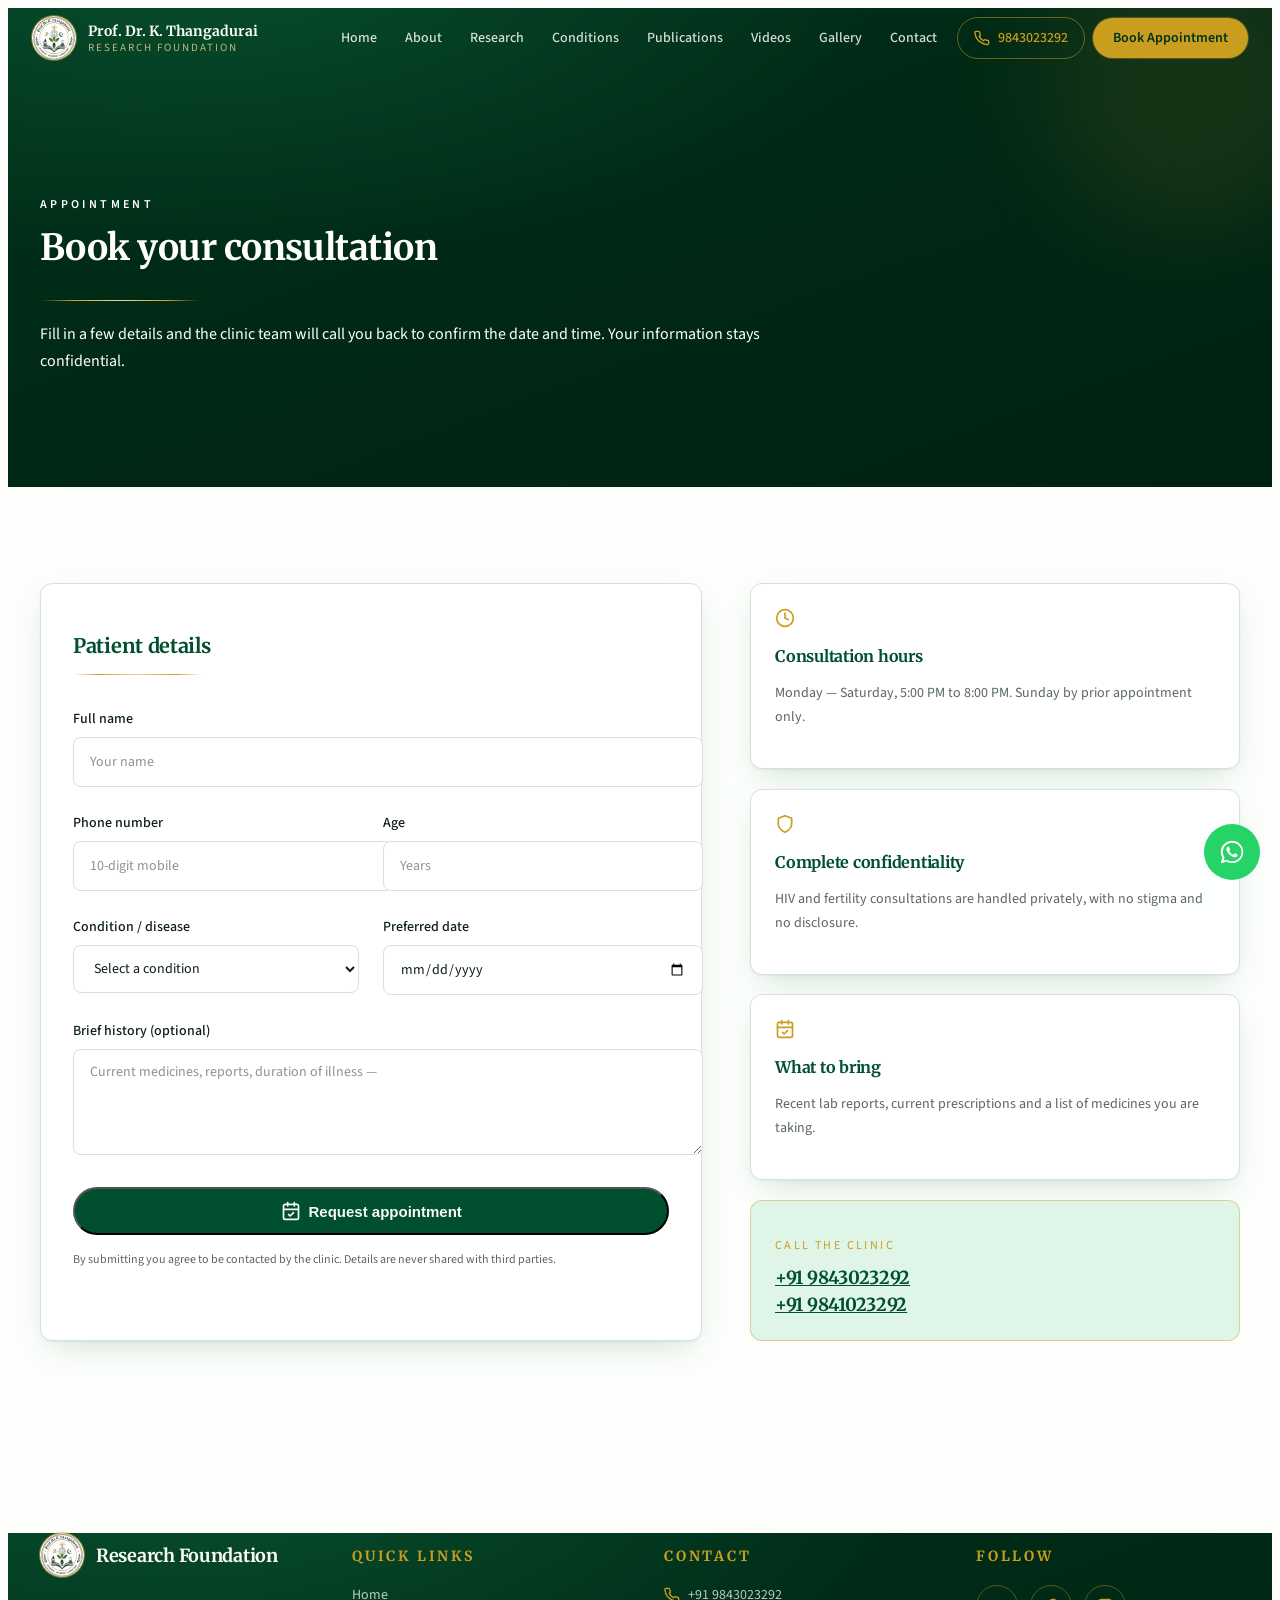
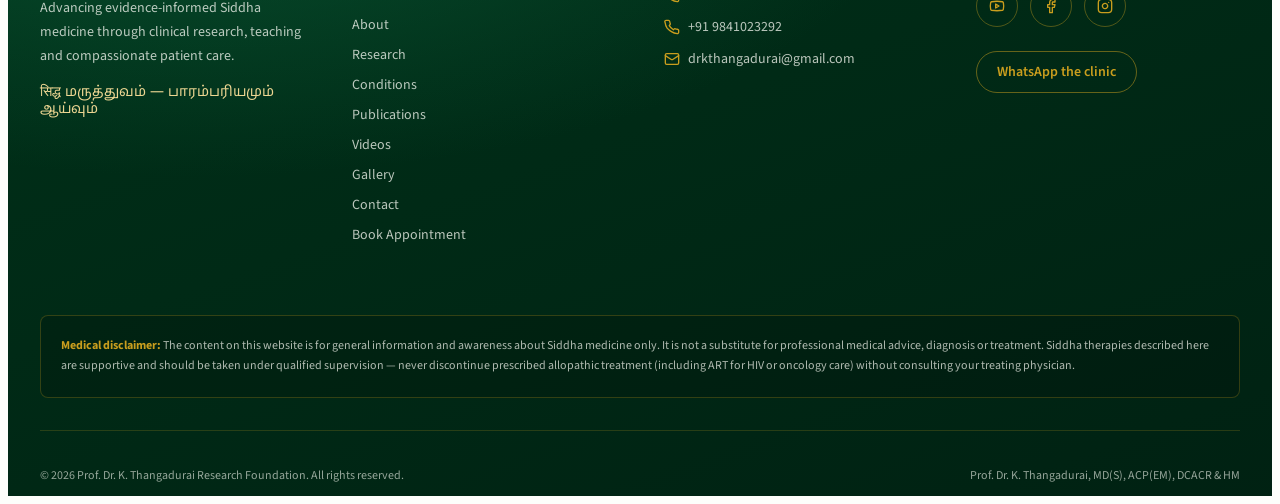
<file: appointment.html>
<!DOCTYPE html>
<html lang="en">

<head>
  <meta charset="UTF-8" />
  <meta name="viewport" content="width=device-width, initial-scale=1" />
  <title>Book an Appointment | Prof. Dr. K. Thangadurai, Siddha Clinic</title>
  <meta name="description"
    content="Request a Siddha consultation with Prof. Dr. K. Thangadurai. Share your name, phone, age, condition and preferred date — the clinic team confirms your slot." />
  <meta property="og:title" content="Book an Appointment | Prof. Dr. K. Thangadurai, Siddha Clinic" />
  <meta property="og:description"
    content="Request a Siddha consultation with Prof. Dr. K. Thangadurai. Share your name, phone, age, condition and preferred date — the clinic team confirms your slot." />
  <meta property="og:type" content="website" />
  <link rel="canonical" href="appointment.html" />
  <link rel="icon" href="assets/images/favicon.ico" type="image/x-icon" />
  <link rel="preconnect" href="https://fonts.googleapis.com" />
  <link rel="preconnect" href="https://fonts.gstatic.com" crossorigin />
  <link rel="stylesheet"
    href="https://fonts.googleapis.com/css2?family=Merriweather:ital,wght@0,400;0,700;0,900;1,400&family=Source+Sans+3:wght@300;400;500;600;700&family=Noto+Sans+Tamil:wght@400;500;700&display=swap" />
  <link rel="stylesheet" href="css/style.css" />
</head>

<body>
  <canvas id="sparkle-canvas" aria-hidden="true"
    style="pointer-events:none;position:fixed;inset:0;z-index:90;display:none;"></canvas>
  <div id="sparkle-dot" aria-hidden="true"
    style="pointer-events:none;position:fixed;top:0;left:0;z-index:91;display:none;width:28px;height:28px;border-radius:50%;border:1px solid oklch(0.72 0.14 88 / 0.7);mix-blend-mode:multiply;box-shadow:0 0 18px 2px oklch(0.72 0.14 88 / 0.45);">
  </div>

  <header id="site-header" class="site-header">
    <div class="header-inner">
      <a href="index.html" class="logo-link">
        <span class="logo-icon" id="logo-icon"><img src="assets/images/logo.png" alt="Prof. Dr. K. Thangadurai logo"
            width="44" height="44" style="width:100%;height:100%;object-fit:cover;border-radius:50%" /></span>
        <span class="logo-text">
          <span class="logo-name" id="logo-name">Prof. Dr. K. Thangadurai</span>
          <span class="logo-sub" id="logo-sub">Research Foundation</span>
        </span>
      </a>
      <div class="header-actions">
        <nav class="desktop-nav" aria-label="Main navigation">
          <a href="index.html" data-nav-link class="nav-link">Home</a>
          <a href="about.html" data-nav-link class="nav-link">About</a>
          <a href="research.html" data-nav-link class="nav-link">Research</a>
          <a href="conditions.html" data-nav-link class="nav-link">Conditions</a>
          <a href="publications.html" data-nav-link class="nav-link">Publications</a>
          <a href="videos.html" data-nav-link class="nav-link">Videos</a>
          <a href="gallery.html" data-nav-link class="nav-link">Gallery</a>
          <a href="contact.html" data-nav-link class="nav-link">Contact</a>
        </nav>
        <a href="tel:+919843023292" class="phone-btn" id="header-phone-btn">
          <svg viewBox="0 0 24 24" fill="none" stroke="currentColor" stroke-width="2" stroke-linecap="round"
            stroke-linejoin="round" width="16" height="16" aria-hidden="true">
            <path
              d="M22 16.92v3a2 2 0 0 1-2.18 2 19.79 19.79 0 0 1-8.63-3.07A19.5 19.5 0 0 1 4.69 13.73 19.79 19.79 0 0 1 1.61 5.1 2 2 0 0 1 3.59 2h3a2 2 0 0 1 2 1.72c.127.96.361 1.903.7 2.81a2 2 0 0 1-.45 2.11L7.91 9.91a16 16 0 0 0 6.16 6.16l.91-.91a2 2 0 0 1 2.11-.45c.907.339 1.85.573 2.81.7A2 2 0 0 1 22 16.92z" />
          </svg>
          9843023292
        </a>
        <a href="appointment.html" class="book-btn" id="header-book-btn">Book Appointment</a>
        <button type="button" id="mobile-menu-btn" class="mobile-menu-btn" aria-label="Open menu">
          <svg class="icon-menu" viewBox="0 0 24 24" fill="none" stroke="currentColor" stroke-width="2"
            stroke-linecap="round" stroke-linejoin="round" width="20" height="20" aria-hidden="true">
            <line x1="3" y1="6" x2="21" y2="6" />
            <line x1="3" y1="12" x2="21" y2="12" />
            <line x1="3" y1="18" x2="21" y2="18" />
          </svg>
          <svg class="icon-x" viewBox="0 0 24 24" fill="none" stroke="currentColor" stroke-width="2"
            stroke-linecap="round" stroke-linejoin="round" width="20" height="20" aria-hidden="true"
            style="display:none;">
            <line x1="18" y1="6" x2="6" y2="18" />
            <line x1="6" y1="6" x2="18" y2="18" />
          </svg>
        </button>
      </div>
    </div>
    <div id="mobile-nav" class="mobile-nav">
      <nav class="mobile-nav-links" aria-label="Mobile navigation">
        <a href="index.html" class="mobile-nav-link">Home</a>
        <a href="about.html" class="mobile-nav-link">About</a>
        <a href="research.html" class="mobile-nav-link">Research</a>
        <a href="conditions.html" class="mobile-nav-link">Conditions</a>
        <a href="publications.html" class="mobile-nav-link">Publications</a>
        <a href="videos.html" class="mobile-nav-link">Videos</a>
        <a href="gallery.html" class="mobile-nav-link">Gallery</a>
        <a href="contact.html" class="mobile-nav-link">Contact</a>
        <a href="appointment.html" class="mobile-book-btn">Book Appointment</a>
      </nav>
    </div>
  </header>
  <main>
    <section class="page-hero surface-emerald">
      <div aria-hidden="true" class="page-hero-orb animate-float"></div>
      <div class="container">
        <div class="reveal section-heading text-left">
          <p class="eyebrow-text">Appointment</p>
          <h1 class="section-title font-display" style="color:var(--primary-foreground)">Book your consultation</h1>
          <div class="gold-rule" aria-hidden="true"></div>
          <p class="section-subtitle" style="color:oklch(0.985 0.01 120 / 0.75)">Fill in a few details and the clinic
            team will call you back to confirm the date and time. Your information stays confidential.</p>
        </div>
      </div>
    </section>

    <section class="section-pad">
      <div class="container appt-grid">
        <div class="reveal"
          style="border:1px solid var(--border);border-radius:0.75rem;background:var(--card);padding:2rem;box-shadow:var(--shadow-card)">

          <!-- Success Panel -->
          <div id="form-success" style="display:none;padding:2.5rem 0;text-align:center">
            <span
              style="display:grid;width:4rem;height:4rem;margin:0 auto;place-items:center;border-radius:50%;background:var(--primary-soft);color:var(--primary);box-shadow: 0 0 0 1px oklch(0.72 0.14 88 / 0.5)">
              <svg viewBox="0 0 24 24" fill="none" stroke="currentColor" stroke-width="2" stroke-linecap="round"
                stroke-linejoin="round" width="32" height="32" aria-hidden="true">
                <path d="M22 11.08V12a10 10 0 1 1-5.93-9.14" />
                <polyline points="22 4 12 14.01 9 11.01" />
              </svg>
            </span>
            <h2 class="font-display" style="margin-top:1.5rem;font-size:1.5rem;font-weight:700;color:var(--primary)">
              Thank you, <span id="success-name"></span>!</h2>
            <p
              style="margin:0.75rem auto 0;max-width:28rem;font-size:0.875rem;line-height:1.7;color:var(--muted-foreground)">
              Your appointment request for <strong id="success-date"></strong> has been received. Our team will call you
              on the number provided to confirm your slot. For anything urgent, reach us on WhatsApp.
            </p>
            <div style="margin-top:2rem;display:flex;flex-wrap:wrap;justify-content:center;gap:0.75rem">
              <a id="success-wa-link" href="#" target="_blank" rel="noopener noreferrer" class="btn-primary">Confirm on
                WhatsApp</a>
              <button type="button" id="book-another-btn" class="btn-outline-primary">Book another</button>
            </div>
          </div>

          <!-- Form Panel -->
          <div id="form-panel">
            <form id="appointment-form" novalidate>
              <h2 class="font-display" style="font-size:1.25rem;font-weight:700;color:var(--primary)">Patient details
              </h2>
              <div class="gold-rule" style="margin-top:1rem;height:1px;width:8rem" aria-hidden="true"></div>

              <div class="form-grid mt-8">
                <div style="grid-column:1/-1">
                  <label for="name" class="form-label">Full name</label>
                  <input id="name" name="name" maxlength="100" placeholder="Your name" class="form-input" />
                  <p id="err-name" class="field-error" style="display:none"></p>
                </div>
                <div>
                  <label for="phone" class="form-label">Phone number</label>
                  <input id="phone" name="phone" inputmode="tel" maxlength="15" placeholder="10-digit mobile"
                    class="form-input" />
                  <p id="err-phone" class="field-error" style="display:none"></p>
                </div>
                <div>
                  <label for="age" class="form-label">Age</label>
                  <input id="age" name="age" inputmode="numeric" maxlength="3" placeholder="Years" class="form-input" />
                  <p id="err-age" class="field-error" style="display:none"></p>
                </div>
                <div>
                  <label for="condition" class="form-label">Condition / disease</label>
                  <select id="condition" name="condition" class="form-input">
                    <option value="" disabled selected>Select a condition</option>
                    <option value="General Siddha consultation">General Siddha consultation</option>
                    <option value="Cancer Siddha supportive care">Cancer Siddha supportive care</option>
                    <option value="Male infertility">Male infertility</option>
                    <option value="PLHIV / AIDS">PLHIV / AIDS</option>
                    <option value="Arthritis (Joint pain and Siddha rheumatology care)">Arthritis (Joint pain and Siddha rheumatology care)</option>
                    <option value="Skin Diseases (Dermatological Siddha treatments / Noi Naadu)">Skin Diseases (Dermatological Siddha treatments / Noi Naadu)</option>
                    <option value="Sexual Disorders (Andrology and Siddha reproductive health care)">Sexual Disorders (Andrology and Siddha reproductive health care)</option>
                    <option value="Other">Other</option>
                  </select>
                  <p id="err-condition" class="field-error" style="display:none"></p>
                </div>
                <div>
                  <label for="date" class="form-label">Preferred date</label>
                  <input id="date" name="date" type="date" class="form-input" />
                  <p id="err-date" class="field-error" style="display:none"></p>
                </div>
                <div style="grid-column:1/-1">
                  <label for="notes" class="form-label">Brief history (optional)</label>
                  <textarea id="notes" name="notes" rows="4" maxlength="600"
                    placeholder="Current medicines, reports, duration of illness —"
                    class="form-input form-textarea"></textarea>
                  <p id="err-notes" class="field-error" style="display:none"></p>
                </div>
              </div>

              <button type="submit" class="btn-primary"
                style="margin-top:2rem;display:inline-flex;align-items:center;gap:0.5rem;width:100%;justify-content:center;height:3rem">
                <svg viewBox="0 0 24 24" fill="none" stroke="currentColor" stroke-width="2" stroke-linecap="round"
                  stroke-linejoin="round" width="20" height="20" aria-hidden="true">
                  <rect width="18" height="18" x="3" y="4" rx="2" ry="2" />
                  <line x1="16" x2="16" y1="2" y2="6" />
                  <line x1="8" x2="8" y1="2" y2="6" />
                  <line x1="3" x2="21" y1="10" y2="10" />
                  <path d="m9 16 2 2 4-4" />
                </svg>
                Request appointment
              </button>
              <p style="margin-top:1rem;font-size:0.75rem;color:var(--muted-foreground)">By submitting you agree to be
                contacted by the clinic. Details are never shared with third parties.</p>
            </form>
          </div>
        </div>

        <div style="display:flex;flex-direction:column;gap:1.25rem">
          <div class="reveal card-lift"
            style="border:1px solid var(--border);border-radius:0.75rem;background:var(--card);padding:1.5rem;box-shadow:var(--shadow-card);transition-delay:0ms">
            <svg viewBox="0 0 24 24" fill="none" stroke="currentColor" stroke-width="2" stroke-linecap="round"
              stroke-linejoin="round" width="20" height="20" class="text-gold" aria-hidden="true">
              <circle cx="12" cy="12" r="10" />
              <polyline points="12 6 12 12 16 14" />
            </svg>
            <h3 class="font-display" style="margin-top:0.75rem;font-size:1rem;font-weight:700;color:var(--primary)">
              Consultation hours</h3>
            <p style="margin-top:0.5rem;font-size:0.875rem;line-height:1.7;color:var(--muted-foreground)">Monday —
              Saturday, 5:00 PM to 8:00 PM. Sunday by prior appointment only.</p>
          </div>
          <div class="reveal card-lift"
            style="border:1px solid var(--border);border-radius:0.75rem;background:var(--card);padding:1.5rem;box-shadow:var(--shadow-card);transition-delay:110ms">
            <svg viewBox="0 0 24 24" fill="none" stroke="currentColor" stroke-width="2" stroke-linecap="round"
              stroke-linejoin="round" width="20" height="20" class="text-gold" aria-hidden="true">
              <path d="M12 22s8-4 8-10V5l-8-3-8 3v7c0 6 8 10 8 10z" />
            </svg>
            <h3 class="font-display" style="margin-top:0.75rem;font-size:1rem;font-weight:700;color:var(--primary)">
              Complete confidentiality</h3>
            <p style="margin-top:0.5rem;font-size:0.875rem;line-height:1.7;color:var(--muted-foreground)">HIV and
              fertility consultations are handled privately, with no stigma and no disclosure.</p>
          </div>
          <div class="reveal card-lift"
            style="border:1px solid var(--border);border-radius:0.75rem;background:var(--card);padding:1.5rem;box-shadow:var(--shadow-card);transition-delay:220ms">
            <svg viewBox="0 0 24 24" fill="none" stroke="currentColor" stroke-width="2" stroke-linecap="round"
              stroke-linejoin="round" width="20" height="20" class="text-gold" aria-hidden="true">
              <rect width="18" height="18" x="3" y="4" rx="2" ry="2" />
              <line x1="16" x2="16" y1="2" y2="6" />
              <line x1="8" x2="8" y1="2" y2="6" />
              <line x1="3" x2="21" y1="10" y2="10" />
              <path d="m9 16 2 2 4-4" />
            </svg>
            <h3 class="font-display" style="margin-top:0.75rem;font-size:1rem;font-weight:700;color:var(--primary)">What
              to bring</h3>
            <p style="margin-top:0.5rem;font-size:0.875rem;line-height:1.7;color:var(--muted-foreground)">Recent lab
              reports, current prescriptions and a list of medicines you are taking.</p>
          </div>
          <div class="reveal"
            style="border:1px solid oklch(0.72 0.14 88 / 0.4);border-radius:0.75rem;background:var(--primary-soft);padding:1.5rem;transition-delay:340ms">
            <p style="font-size:0.75rem;letter-spacing:0.2em;text-transform:uppercase;color:var(--gold)">Call the clinic
            </p>
            <a href="tel:+919843023292" class="font-display"
              style="display:block;margin-top:0.5rem;font-size:1.125rem;font-weight:700;color:var(--primary)">+91
              9843023292</a>
            <a href="tel:+919841023292" class="font-display"
              style="display:block;margin-top:0.25rem;font-size:1.125rem;font-weight:700;color:var(--primary)">+91
              9841023292</a>
          </div>
        </div>
      </div>
    </section>
  </main>

  <footer class="site-footer surface-emerald">
    <div class="container">
      <div class="footer-grid">
        <div>
          <div class="footer-logo">
            <span class="footer-logo-icon"><img src="assets/images/logo.png" alt="Prof. Dr. K. Thangadurai logo"
                width="44" height="44" style="width:100%;height:100%;object-fit:cover;border-radius:50%" /></span>
            <span class="footer-logo-name font-display">Research Foundation</span>
          </div>
          <p class="footer-desc">Advancing evidence-informed Siddha medicine through clinical research, teaching and
            compassionate patient care.</p>
          <p class="font-tamil footer-tamil">सिद्ध மருத்துவம் — பாரம்பரியமும் ஆய்வும்</p>
        </div>
        <div>
          <h3 class="footer-heading font-display">Quick Links</h3>
          <ul class="footer-links">
            <li><a href="index.html" class="footer-link">Home</a></li>
            <li><a href="about.html" class="footer-link">About</a></li>
            <li><a href="research.html" class="footer-link">Research</a></li>
            <li><a href="conditions.html" class="footer-link">Conditions</a></li>
            <li><a href="publications.html" class="footer-link">Publications</a></li>
            <li><a href="videos.html" class="footer-link">Videos</a></li>
            <li><a href="gallery.html" class="footer-link">Gallery</a></li>
            <li><a href="contact.html" class="footer-link">Contact</a></li>
            <li><a href="appointment.html" class="footer-link">Book Appointment</a></li>
          </ul>
        </div>
        <div>
          <h3 class="footer-heading font-display">Contact</h3>
          <ul class="footer-contact-list">
            <li class="footer-contact-item">
              <svg viewBox="0 0 24 24" fill="none" stroke="currentColor" stroke-width="2" stroke-linecap="round"
                stroke-linejoin="round" width="16" height="16" class="text-gold shrink-0" aria-hidden="true">
                <path
                  d="M22 16.92v3a2 2 0 0 1-2.18 2 19.79 19.79 0 0 1-8.63-3.07A19.5 19.5 0 0 1 4.69 13.73 19.79 19.79 0 0 1 1.61 5.1 2 2 0 0 1 3.59 2h3a2 2 0 0 1 2 1.72c.127.96.361 1.903.7 2.81a2 2 0 0 1-.45 2.11L7.91 9.91a16 16 0 0 0 6.16 6.16l.91-.91a2 2 0 0 1 2.11-.45c.907.339 1.85.573 2.81.7A2 2 0 0 1 22 16.92z" />
              </svg>
              <a href="tel:+919843023292" class="footer-link">+91 9843023292</a>
            </li>
            <li class="footer-contact-item">
              <svg viewBox="0 0 24 24" fill="none" stroke="currentColor" stroke-width="2" stroke-linecap="round"
                stroke-linejoin="round" width="16" height="16" class="text-gold shrink-0" aria-hidden="true">
                <path
                  d="M22 16.92v3a2 2 0 0 1-2.18 2 19.79 19.79 0 0 1-8.63-3.07A19.5 19.5 0 0 1 4.69 13.73 19.79 19.79 0 0 1 1.61 5.1 2 2 0 0 1 3.59 2h3a2 2 0 0 1 2 1.72c.127.96.361 1.903.7 2.81a2 2 0 0 1-.45 2.11L7.91 9.91a16 16 0 0 0 6.16 6.16l.91-.91a2 2 0 0 1 2.11-.45c.907.339 1.85.573 2.81.7A2 2 0 0 1 22 16.92z" />
              </svg>
              <a href="tel:+919841023292" class="footer-link">+91 9841023292</a>
            </li>
            <li class="footer-contact-item">
              <svg viewBox="0 0 24 24" fill="none" stroke="currentColor" stroke-width="2" stroke-linecap="round"
                stroke-linejoin="round" width="16" height="16" class="text-gold shrink-0" aria-hidden="true">
                <rect width="20" height="16" x="2" y="4" rx="2" />
                <path d="m22 7-8.97 5.7a1.94 1.94 0 0 1-2.06 0L2 7" />
              </svg>
              <a href="mailto:drkthangadurai@gmail.com" class="footer-link"
                style="word-break:break-all">drkthangadurai@gmail.com</a>
            </li>
          </ul>
        </div>
        <div>
          <h3 class="footer-heading font-display">Follow</h3>
          <div class="footer-social">
            <a href="https://youtube.com/@doctorgoldsk39?si=NScjf9yyjfBXE1gR" aria-label="YouTube" target="_blank"
              rel="noopener noreferrer" class="social-btn">
              <svg viewBox="0 0 24 24" fill="none" stroke="currentColor" stroke-width="2" stroke-linecap="round"
                stroke-linejoin="round" width="16" height="16" aria-hidden="true">
                <path
                  d="M2.5 17a24.12 24.12 0 0 1 0-10 2 2 0 0 1 1.4-1.4 49.56 49.56 0 0 1 16.2 0A2 2 0 0 1 21.5 7a24.12 24.12 0 0 1 0 10 2 2 0 0 1-1.4 1.4 49.55 49.55 0 0 1-16.2 0A2 2 0 0 1 2.5 17" />
                <path d="m10 15 5-3-5-3z" />
              </svg>
            </a>
            <a href="https://www.facebook.com/" aria-label="Facebook" target="_blank" rel="noopener noreferrer"
              class="social-btn">
              <svg viewBox="0 0 24 24" fill="none" stroke="currentColor" stroke-width="2" stroke-linecap="round"
                stroke-linejoin="round" width="16" height="16" aria-hidden="true">
                <path d="M18 2h-3a5 5 0 0 0-5 5v3H7v4h3v8h4v-8h3l1-4h-4V7a1 1 0 0 1 1-1h3z" />
              </svg>
            </a>
            <a href="https://www.instagram.com/" aria-label="Instagram" target="_blank" rel="noopener noreferrer"
              class="social-btn">
              <svg viewBox="0 0 24 24" fill="none" stroke="currentColor" stroke-width="2" stroke-linecap="round"
                stroke-linejoin="round" width="16" height="16" aria-hidden="true">
                <rect width="20" height="20" x="2" y="2" rx="5" ry="5" />
                <path d="M16 11.37A4 4 0 1 1 12.63 8 4 4 0 0 1 16 11.37z" />
                <line x1="17.5" x2="17.51" y1="6.5" y2="6.5" />
              </svg>
            </a>
          </div>
          <a href="https://wa.me/919841023292?text=Hello%20Doctor%2C%20I%20would%20like%20to%20book%20a%20Siddha%20consultation."
            target="_blank" rel="noopener noreferrer" class="footer-wa-btn mt-6">WhatsApp the clinic</a>
        </div>
      </div>
      <div class="footer-disclaimer">
        <strong class="text-gold">Medical disclaimer:</strong> The content on this website is for general information
        and awareness about Siddha medicine only. It is not a substitute for professional medical advice, diagnosis or
        treatment. Siddha therapies described here are supportive and should be taken under qualified supervision —
        never discontinue prescribed allopathic treatment (including ART for HIV or oncology care) without consulting
        your treating physician.
      </div>
      <div class="footer-bottom">
        <p>&copy; <span id="footer-year"></span> Prof. Dr. K. Thangadurai Research Foundation. All rights reserved.</p>
        <p>Prof. Dr. K. Thangadurai, MD(S), ACP(EM), DCACR &amp; HM</p>
      </div>
    </div>
  </footer>

  <a href="https://wa.me/919841023292?text=Hello%20Doctor%2C%20I%20would%20like%20to%20book%20a%20Siddha%20consultation."
    target="_blank" rel="noopener noreferrer" aria-label="Chat with us on WhatsApp"
    class="whatsapp-btn animate-pulse-ring">
    <svg viewBox="0 0 32 32" style="width:28px;height:28px;fill:white;" aria-hidden="true">
      <path
        d="M16.02 3.2c-7.06 0-12.8 5.73-12.8 12.79 0 2.25.59 4.45 1.72 6.39L3.2 28.8l6.6-1.72a12.77 12.77 0 0 0 6.22 1.59h.01c7.05 0 12.79-5.74 12.79-12.8 0-3.42-1.33-6.63-3.75-9.04a12.68 12.68 0 0 0-9.05-3.63zm0 23.28h-.01c-1.86 0-3.69-.5-5.28-1.45l-.38-.22-3.92 1.02 1.05-3.82-.25-.39a10.6 10.6 0 0 1-1.63-5.66c0-5.87 4.78-10.64 10.65-10.64 2.84 0 5.51 1.11 7.52 3.12a10.57 10.57 0 0 1 3.11 7.53c0 5.87-4.78 10.64-10.64 10.64zm5.84-7.97c-.32-.16-1.89-.93-2.18-1.04-.29-.11-.5-.16-.72.16-.21.32-.82 1.04-1.01 1.25-.19.21-.37.24-.69.08-.32-.16-1.35-.5-2.57-1.59-.95-.85-1.59-1.89-1.78-2.21-.19-.32-.02-.5.14-.66.15-.14.32-.37.48-.56.16-.19.21-.32.32-.53.11-.21.05-.4-.03-.56-.08-.16-.72-1.73-.99-2.37-.26-.62-.52-.54-.72-.55l-.61-.01c-.21 0-.56.08-.85.4-.29.32-1.11 1.09-1.11 2.66s1.14 3.08 1.3 3.29c.16.21 2.24 3.42 5.43 4.8.76.33 1.35.52 1.81.67.76.24 1.45.21 2 .13.61-.09 1.89-.77 2.15-1.52.27-.75.27-1.38.19-1.52-.08-.13-.29-.21-.61-.37z" />
    </svg>
  </a>

  <script>
    if (!window.matchMedia('(pointer: coarse)').matches && window.innerWidth >= 768) {
      document.getElementById('sparkle-canvas').style.display = 'block';
      document.getElementById('sparkle-dot').style.display = 'block';
    }
    document.getElementById('footer-year').textContent = new Date().getFullYear();
  </script>
  <script src="js/main.js"></script>
</body>

</html>
</file>
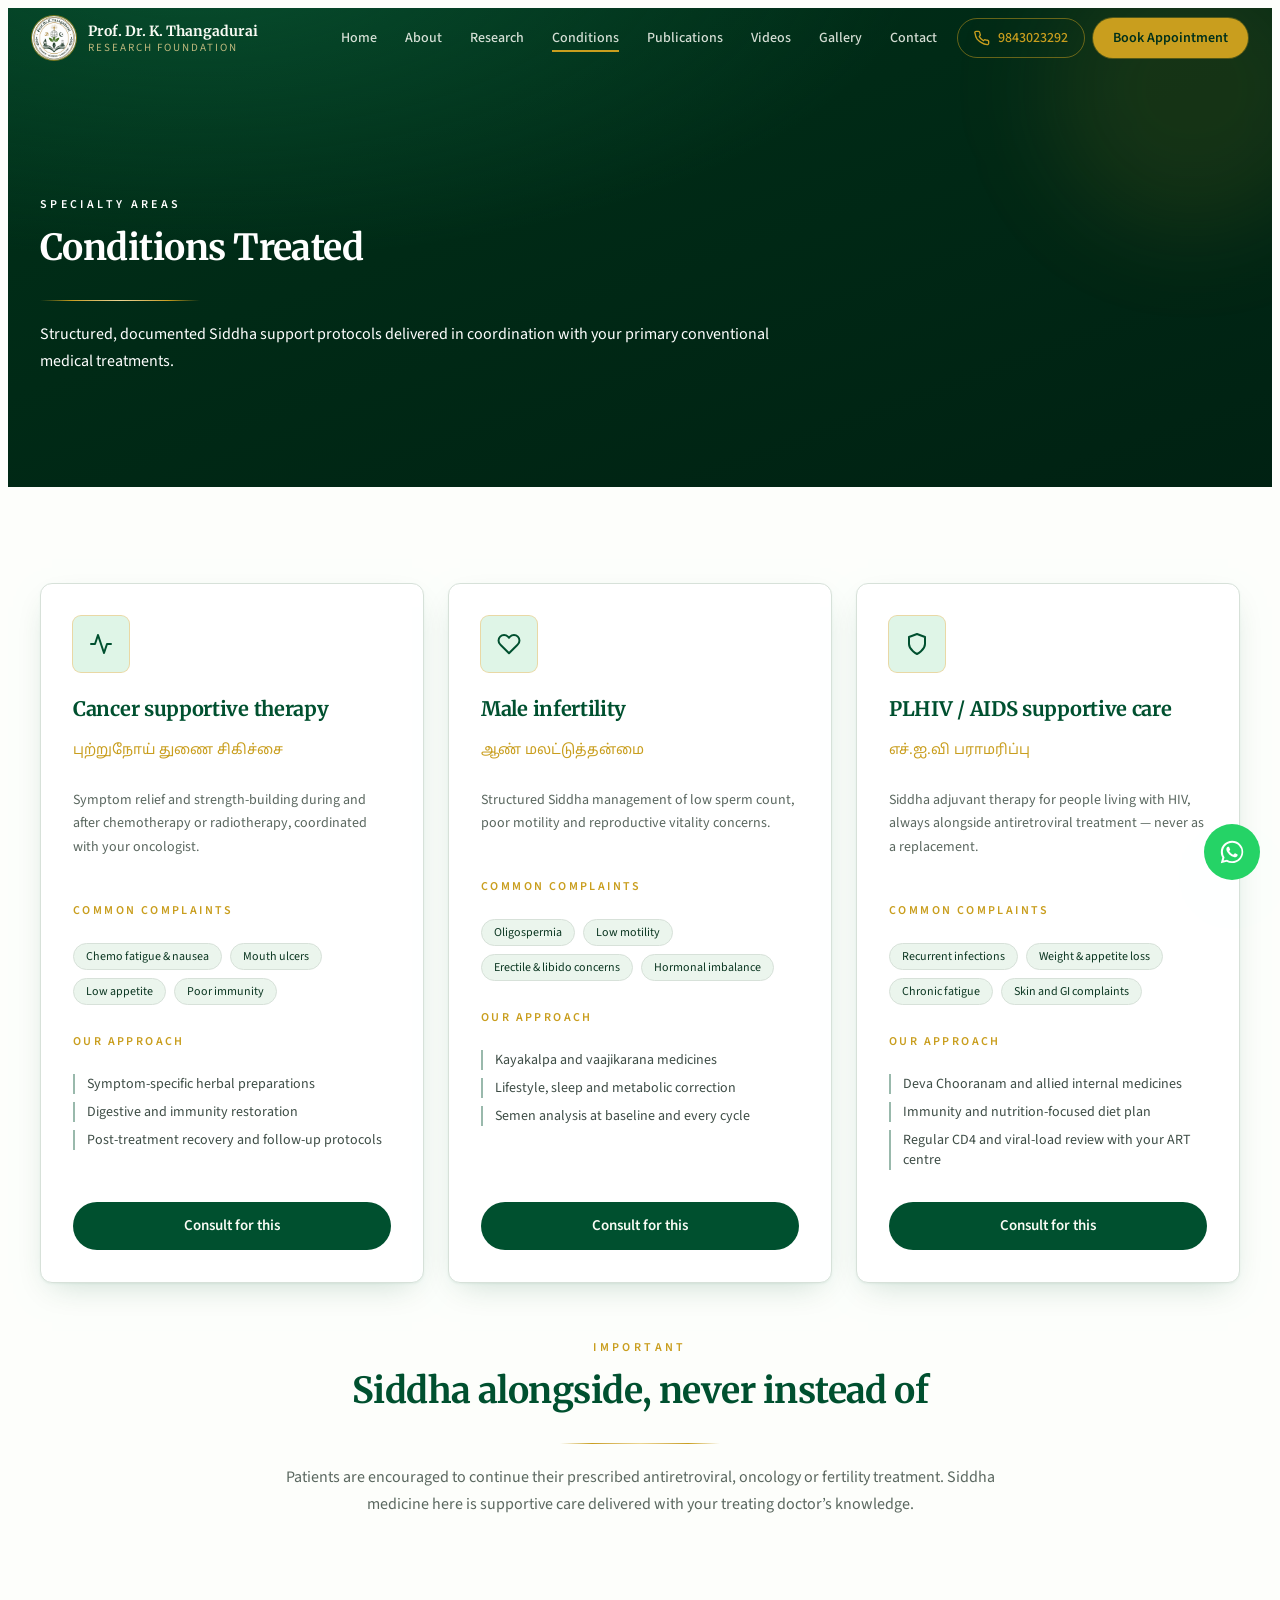
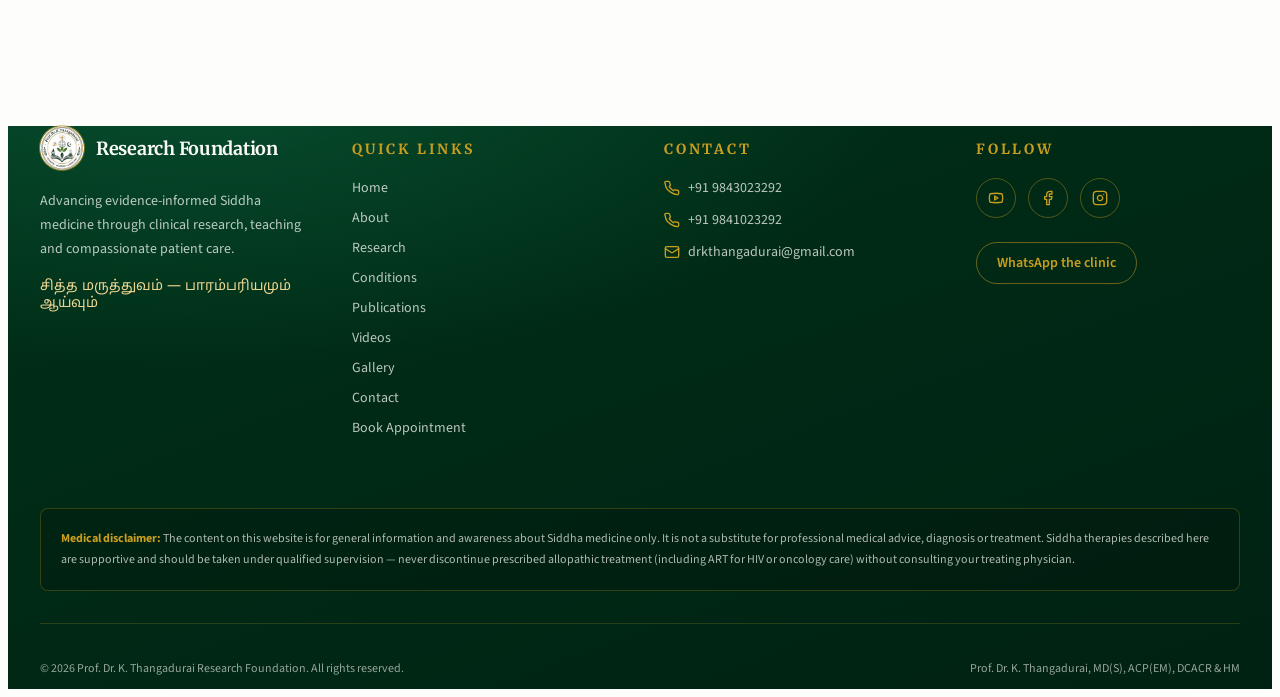
<file: conditions.html>
<!DOCTYPE html>
<html lang="en">
<head>
  <meta charset="UTF-8" />
  <meta name="viewport" content="width=device-width, initial-scale=1" />
  <title>Conditions Treated — Cancer Support, Male Infertility, PLHIV/AIDS</title>
  <meta name="description" content="Siddha care offered by Prof. Dr. K. Thangadurai for supportive cancer care, male infertility, and PLHIV/AIDS supportive care, alongside conventional medical treatment." />
  <meta property="og:title" content="Conditions Treated — Cancer Support, Male Infertility, PLHIV/AIDS" />
  <meta property="og:description" content="Siddha care offered by Prof. Dr. K. Thangadurai for supportive cancer care, male infertility, and PLHIV/AIDS supportive care, alongside conventional medical treatment." />
  <meta property="og:type" content="website" />
  <link rel="canonical" href="conditions.html" />
  <link rel="icon" href="assets/images/favicon.png" type="image/png" />
  <link rel="preconnect" href="https://fonts.googleapis.com" />
  <link rel="preconnect" href="https://fonts.gstatic.com" crossorigin />
  <link rel="stylesheet" href="https://fonts.googleapis.com/css2?family=Merriweather:ital,wght@0,400;0,700;0,900;1,400&family=Source+Sans+3:wght@300;400;500;600;700&family=Noto+Sans+Tamil:wght@400;500;700&display=swap" />
  <link rel="stylesheet" href="css/style.css" />
  <link rel="stylesheet" href="css/responsive.css" />
</head>
<body>
  <canvas id="sparkle-canvas" aria-hidden="true" style="pointer-events:none;position:fixed;inset:0;z-index:90;display:none;"></canvas>
  <div id="sparkle-dot" aria-hidden="true" style="pointer-events:none;position:fixed;top:0;left:0;z-index:91;display:none;width:28px;height:28px;border-radius:50%;border:1px solid oklch(0.72 0.14 88 / 0.7);mix-blend-mode:multiply;box-shadow:0 0 18px 2px oklch(0.72 0.14 88 / 0.45);"></div>

  <header id="site-header" class="site-header">
    <div class="header-inner">
      <a href="index.html" class="logo-link">
        <span class="logo-icon" id="logo-icon"><img src="assets/images/logo.png" alt="Prof. Dr. K. Thangadurai logo" width="44" height="44" style="width:100%;height:100%;object-fit:cover;border-radius:50%" /></span>
        <span class="logo-text">
          <span class="logo-name" id="logo-name">Prof. Dr. K. Thangadurai</span>
          <span class="logo-sub" id="logo-sub">Research Foundation</span>
        </span>
      </a>
      <div class="header-actions">
        <nav class="desktop-nav" aria-label="Main navigation">
          <a href="index.html" data-nav-link class="nav-link">Home</a>
          <a href="about.html" data-nav-link class="nav-link">About</a>
          <a href="research.html" data-nav-link class="nav-link">Research</a>
          <a href="conditions.html" data-nav-link class="nav-link">Conditions</a>
          <a href="publications.html" data-nav-link class="nav-link">Publications</a>
          <a href="videos.html" data-nav-link class="nav-link">Videos</a>
          <a href="gallery.html" data-nav-link class="nav-link">Gallery</a>
          <a href="contact.html" data-nav-link class="nav-link">Contact</a>
        </nav>
        <a href="tel:+919843023292" class="phone-btn" id="header-phone-btn">
          <svg viewBox="0 0 24 24" fill="none" stroke="currentColor" stroke-width="2" stroke-linecap="round" stroke-linejoin="round" width="16" height="16" aria-hidden="true"><path d="M22 16.92v3a2 2 0 0 1-2.18 2 19.79 19.79 0 0 1-8.63-3.07A19.5 19.5 0 0 1 4.69 13.73 19.79 19.79 0 0 1 1.61 5.1 2 2 0 0 1 3.59 2h3a2 2 0 0 1 2 1.72c.127.96.361 1.903.7 2.81a2 2 0 0 1-.45 2.11L7.91 9.91a16 16 0 0 0 6.16 6.16l.91-.91a2 2 0 0 1 2.11-.45c.907.339 1.85.573 2.81.7A2 2 0 0 1 22 16.92z"/></svg>
          9843023292
        </a>
        <a href="appointment.html" class="book-btn" id="header-book-btn">Book Appointment</a>
        <button type="button" id="mobile-menu-btn" class="mobile-menu-btn" aria-label="Open menu">
          <svg class="icon-menu" viewBox="0 0 24 24" fill="none" stroke="currentColor" stroke-width="2" stroke-linecap="round" stroke-linejoin="round" width="20" height="20" aria-hidden="true"><line x1="3" y1="6" x2="21" y2="6"/><line x1="3" y1="12" x2="21" y2="12"/><line x1="3" y1="18" x2="21" y2="18"/></svg>
          <svg class="icon-x" viewBox="0 0 24 24" fill="none" stroke="currentColor" stroke-width="2" stroke-linecap="round" stroke-linejoin="round" width="20" height="20" aria-hidden="true" style="display:none;"><line x1="18" y1="6" x2="6" y2="18"/><line x1="6" y1="6" x2="18" y2="18"/></svg>
        </button>
      </div>
    </div>
    <div id="mobile-nav" class="mobile-nav">
      <nav class="mobile-nav-links" aria-label="Mobile navigation">
        <a href="index.html" class="mobile-nav-link">Home</a>
        <a href="about.html" class="mobile-nav-link">About</a>
        <a href="research.html" class="mobile-nav-link">Research</a>
        <a href="conditions.html" class="mobile-nav-link">Conditions</a>
        <a href="publications.html" class="mobile-nav-link">Publications</a>
        <a href="videos.html" class="mobile-nav-link">Videos</a>
        <a href="gallery.html" class="mobile-nav-link">Gallery</a>
        <a href="contact.html" class="mobile-nav-link">Contact</a>
        <a href="appointment.html" class="mobile-book-btn">Book Appointment</a>
      </nav>
    </div>
  </header>
  <main>
    <section class="page-hero surface-emerald">
      <div aria-hidden="true" class="page-hero-orb animate-float"></div>
      <div class="container">
        <div class="reveal section-heading text-left">
          <p class="eyebrow-text">Specialty Areas</p>
          <h1 class="section-title font-display" style="color:var(--primary-foreground)">Conditions Treated</h1>
          <div class="gold-rule" aria-hidden="true"></div>
          <p class="section-subtitle" style="color:oklch(0.985 0.01 120 / 0.75)">Structured, documented Siddha support protocols delivered in coordination with your primary conventional medical treatments.</p>
        </div>
      </div>
    </section>

    <section class="section-pad">
      <div class="container">
        <div class="pillars-grid">

          <div class="reveal card-lift condition-card" style="transition-delay:0ms">
            <span class="pillar-icon-wrap">
              <svg viewBox="0 0 24 24" fill="none" stroke="currentColor" stroke-width="2" stroke-linecap="round" stroke-linejoin="round" width="24" height="24" aria-hidden="true"><polyline points="22 12 18 12 15 21 9 3 6 12 2 12"/></svg>
            </span>
            <h2 class="font-display condition-title">Cancer supportive therapy</h2>
            <p class="font-tamil condition-tamil">புற்றுநோய் துணை சிகிச்சை</p>
            <p class="condition-summary">Symptom relief and strength-building during and after chemotherapy or radiotherapy, coordinated with your oncologist.</p>
            <p class="condition-label">Common complaints</p>
            <div class="condition-tags">
              <span class="condition-tag">Chemo fatigue &amp; nausea</span>
              <span class="condition-tag">Mouth ulcers</span>
              <span class="condition-tag">Low appetite</span>
              <span class="condition-tag">Poor immunity</span>
            </div>
            <p class="condition-label">Our approach</p>
            <ul class="condition-approach">
              <li>Symptom-specific herbal preparations</li>
              <li>Digestive and immunity restoration</li>
              <li>Post-treatment recovery and follow-up protocols</li>
            </ul>
            <a href="appointment.html" class="btn-primary" style="margin-top:auto;display:inline-flex;justify-content:center">Consult for this</a>
          </div>

          <div class="reveal card-lift condition-card" style="transition-delay:110ms">
            <span class="pillar-icon-wrap">
              <svg viewBox="0 0 24 24" fill="none" stroke="currentColor" stroke-width="2" stroke-linecap="round" stroke-linejoin="round" width="24" height="24" aria-hidden="true"><path d="M20.84 4.61a5.5 5.5 0 0 0-7.78 0L12 5.67l-1.06-1.06a5.5 5.5 0 0 0-7.78 7.78l1.06 1.06L12 21.23l7.78-7.78 1.06-1.06a5.5 5.5 0 0 0 0-7.78z"/></svg>
            </span>
            <h2 class="font-display condition-title">Male infertility</h2>
            <p class="font-tamil condition-tamil">ஆண் மலட்டுத்தன்மை</p>
            <p class="condition-summary">Structured Siddha management of low sperm count, poor motility and reproductive vitality concerns.</p>
            <p class="condition-label">Common complaints</p>
            <div class="condition-tags">
              <span class="condition-tag">Oligospermia</span>
              <span class="condition-tag">Low motility</span>
              <span class="condition-tag">Erectile &amp; libido concerns</span>
              <span class="condition-tag">Hormonal imbalance</span>
            </div>
            <p class="condition-label">Our approach</p>
            <ul class="condition-approach">
              <li>Kayakalpa and vaajikarana medicines</li>
              <li>Lifestyle, sleep and metabolic correction</li>
              <li>Semen analysis at baseline and every cycle</li>
            </ul>
            <a href="appointment.html" class="btn-primary" style="margin-top:auto;display:inline-flex;justify-content:center">Consult for this</a>
          </div>

          <div class="reveal card-lift condition-card" style="transition-delay:220ms">
            <span class="pillar-icon-wrap">
              <svg viewBox="0 0 24 24" fill="none" stroke="currentColor" stroke-width="2" stroke-linecap="round" stroke-linejoin="round" width="24" height="24" aria-hidden="true"><path d="M12 22s8-4 8-10V5l-8-3-8 3v7c0 6 8 10 8 10z"/></svg>
            </span>
            <h2 class="font-display condition-title">PLHIV / AIDS supportive care</h2>
            <p class="font-tamil condition-tamil">எச்.ஐ.வி பராமரிப்பு</p>
            <p class="condition-summary">Siddha adjuvant therapy for people living with HIV, always alongside antiretroviral treatment — never as a replacement.</p>
            <p class="condition-label">Common complaints</p>
            <div class="condition-tags">
              <span class="condition-tag">Recurrent infections</span>
              <span class="condition-tag">Weight &amp; appetite loss</span>
              <span class="condition-tag">Chronic fatigue</span>
              <span class="condition-tag">Skin and GI complaints</span>
            </div>
            <p class="condition-label">Our approach</p>
            <ul class="condition-approach">
              <li>Deva Chooranam and allied internal medicines</li>
              <li>Immunity and nutrition-focused diet plan</li>
              <li>Regular CD4 and viral-load review with your ART centre</li>
            </ul>
            <a href="appointment.html" class="btn-primary" style="margin-top:auto;display:inline-flex;justify-content:center">Consult for this</a>
          </div>
        </div>

        <div class="reveal mt-14" style="transition-delay:120ms">
          <div class="reveal section-heading text-center">
            <p class="eyebrow-text">Important</p>
            <h2 class="section-title font-display">Siddha alongside, never instead of</h2>
            <div class="gold-rule rule-centered" aria-hidden="true"></div>
            <p class="section-subtitle">Patients are encouraged to continue their prescribed antiretroviral, oncology or fertility treatment. Siddha medicine here is supportive care delivered with your treating doctor&#8217;s knowledge.</p>
          </div>
        </div>
      </div>
    </section>
  </main>

  <footer class="site-footer surface-emerald">
    <div class="container">
      <div class="footer-grid">
        <div>
          <div class="footer-logo">
            <span class="footer-logo-icon"><img src="assets/images/logo.png" alt="Prof. Dr. K. Thangadurai logo" width="44" height="44" style="width:100%;height:100%;object-fit:cover;border-radius:50%" /></span>
            <span class="footer-logo-name font-display">Research Foundation</span>
          </div>
          <p class="footer-desc">Advancing evidence-informed Siddha medicine through clinical research, teaching and compassionate patient care.</p>
          <p class="font-tamil footer-tamil">சித்த மருத்துவம் — பாரம்பரியமும் ஆய்வும்</p>
        </div>
        <div>
          <h3 class="footer-heading font-display">Quick Links</h3>
          <ul class="footer-links">
            <li><a href="index.html" class="footer-link">Home</a></li>
            <li><a href="about.html" class="footer-link">About</a></li>
            <li><a href="research.html" class="footer-link">Research</a></li>
            <li><a href="conditions.html" class="footer-link">Conditions</a></li>
            <li><a href="publications.html" class="footer-link">Publications</a></li>
            <li><a href="videos.html" class="footer-link">Videos</a></li>
            <li><a href="gallery.html" class="footer-link">Gallery</a></li>
            <li><a href="contact.html" class="footer-link">Contact</a></li>
            <li><a href="appointment.html" class="footer-link">Book Appointment</a></li>
          </ul>
        </div>
        <div>
          <h3 class="footer-heading font-display">Contact</h3>
          <ul class="footer-contact-list">
            <li class="footer-contact-item">
              <svg viewBox="0 0 24 24" fill="none" stroke="currentColor" stroke-width="2" stroke-linecap="round" stroke-linejoin="round" width="16" height="16" class="text-gold shrink-0" aria-hidden="true"><path d="M22 16.92v3a2 2 0 0 1-2.18 2 19.79 19.79 0 0 1-8.63-3.07A19.5 19.5 0 0 1 4.69 13.73 19.79 19.79 0 0 1 1.61 5.1 2 2 0 0 1 3.59 2h3a2 2 0 0 1 2 1.72c.127.96.361 1.903.7 2.81a2 2 0 0 1-.45 2.11L7.91 9.91a16 16 0 0 0 6.16 6.16l.91-.91a2 2 0 0 1 2.11-.45c.907.339 1.85.573 2.81.7A2 2 0 0 1 22 16.92z"/></svg>
              <a href="tel:+919843023292" class="footer-link">+91 9843023292</a>
            </li>
            <li class="footer-contact-item">
              <svg viewBox="0 0 24 24" fill="none" stroke="currentColor" stroke-width="2" stroke-linecap="round" stroke-linejoin="round" width="16" height="16" class="text-gold shrink-0" aria-hidden="true"><path d="M22 16.92v3a2 2 0 0 1-2.18 2 19.79 19.79 0 0 1-8.63-3.07A19.5 19.5 0 0 1 4.69 13.73 19.79 19.79 0 0 1 1.61 5.1 2 2 0 0 1 3.59 2h3a2 2 0 0 1 2 1.72c.127.96.361 1.903.7 2.81a2 2 0 0 1-.45 2.11L7.91 9.91a16 16 0 0 0 6.16 6.16l.91-.91a2 2 0 0 1 2.11-.45c.907.339 1.85.573 2.81.7A2 2 0 0 1 22 16.92z"/></svg>
              <a href="tel:+919841023292" class="footer-link">+91 9841023292</a>
            </li>
            <li class="footer-contact-item">
              <svg viewBox="0 0 24 24" fill="none" stroke="currentColor" stroke-width="2" stroke-linecap="round" stroke-linejoin="round" width="16" height="16" class="text-gold shrink-0" aria-hidden="true"><rect width="20" height="16" x="2" y="4" rx="2"/><path d="m22 7-8.97 5.7a1.94 1.94 0 0 1-2.06 0L2 7"/></svg>
              <a href="mailto:drkthangadurai@gmail.com" class="footer-link" style="word-break:break-all">drkthangadurai@gmail.com</a>
            </li>
          </ul>
        </div>
        <div>
          <h3 class="footer-heading font-display">Follow</h3>
          <div class="footer-social">
            <a href="https://youtube.com/@doctorgoldsk39?si=NScjf9yyjfBXE1gR" aria-label="YouTube" target="_blank" rel="noopener noreferrer" class="social-btn">
              <svg viewBox="0 0 24 24" fill="none" stroke="currentColor" stroke-width="2" stroke-linecap="round" stroke-linejoin="round" width="16" height="16" aria-hidden="true"><path d="M2.5 17a24.12 24.12 0 0 1 0-10 2 2 0 0 1 1.4-1.4 49.56 49.56 0 0 1 16.2 0A2 2 0 0 1 21.5 7a24.12 24.12 0 0 1 0 10 2 2 0 0 1-1.4 1.4 49.55 49.55 0 0 1-16.2 0A2 2 0 0 1 2.5 17"/><path d="m10 15 5-3-5-3z"/></svg>
            </a>
            <a href="https://www.facebook.com/" aria-label="Facebook" target="_blank" rel="noopener noreferrer" class="social-btn">
              <svg viewBox="0 0 24 24" fill="none" stroke="currentColor" stroke-width="2" stroke-linecap="round" stroke-linejoin="round" width="16" height="16" aria-hidden="true"><path d="M18 2h-3a5 5 0 0 0-5 5v3H7v4h3v8h4v-8h3l1-4h-4V7a1 1 0 0 1 1-1h3z"/></svg>
            </a>
            <a href="https://www.instagram.com/" aria-label="Instagram" target="_blank" rel="noopener noreferrer" class="social-btn">
              <svg viewBox="0 0 24 24" fill="none" stroke="currentColor" stroke-width="2" stroke-linecap="round" stroke-linejoin="round" width="16" height="16" aria-hidden="true"><rect width="20" height="20" x="2" y="2" rx="5" ry="5"/><path d="M16 11.37A4 4 0 1 1 12.63 8 4 4 0 0 1 16 11.37z"/><line x1="17.5" x2="17.51" y1="6.5" y2="6.5"/></svg>
            </a>
          </div>
          <a href="https://wa.me/919841023292?text=Hello%20Doctor%2C%20I%20would%20like%20to%20book%20a%20Siddha%20consultation." target="_blank" rel="noopener noreferrer" class="footer-wa-btn mt-6">WhatsApp the clinic</a>
        </div>
      </div>
      <div class="footer-disclaimer">
        <strong class="text-gold">Medical disclaimer:</strong> The content on this website is for general information and awareness about Siddha medicine only. It is not a substitute for professional medical advice, diagnosis or treatment. Siddha therapies described here are supportive and should be taken under qualified supervision — never discontinue prescribed allopathic treatment (including ART for HIV or oncology care) without consulting your treating physician.
      </div>
      <div class="footer-bottom">
        <p>&copy; <span id="footer-year"></span> Prof. Dr. K. Thangadurai Research Foundation. All rights reserved.</p>
        <p>Prof. Dr. K. Thangadurai, MD(S), ACP(EM), DCACR &amp; HM</p>
      </div>
    </div>
  </footer>

  <a href="https://wa.me/919841023292?text=Hello%20Doctor%2C%20I%20would%20like%20to%20book%20a%20Siddha%20consultation." target="_blank" rel="noopener noreferrer" aria-label="Chat with us on WhatsApp" class="whatsapp-btn animate-pulse-ring">
    <svg viewBox="0 0 32 32" style="width:28px;height:28px;fill:white;" aria-hidden="true">
      <path d="M16.02 3.2c-7.06 0-12.8 5.73-12.8 12.79 0 2.25.59 4.45 1.72 6.39L3.2 28.8l6.6-1.72a12.77 12.77 0 0 0 6.22 1.59h.01c7.05 0 12.79-5.74 12.79-12.8 0-3.42-1.33-6.63-3.75-9.04a12.68 12.68 0 0 0-9.05-3.63zm0 23.28h-.01c-1.86 0-3.69-.5-5.28-1.45l-.38-.22-3.92 1.02 1.05-3.82-.25-.39a10.6 10.6 0 0 1-1.63-5.66c0-5.87 4.78-10.64 10.65-10.64 2.84 0 5.51 1.11 7.52 3.12a10.57 10.57 0 0 1 3.11 7.53c0 5.87-4.78 10.64-10.64 10.64zm5.84-7.97c-.32-.16-1.89-.93-2.18-1.04-.29-.11-.5-.16-.72.16-.21.32-.82 1.04-1.01 1.25-.19.21-.37.24-.69.08-.32-.16-1.35-.5-2.57-1.59-.95-.85-1.59-1.89-1.78-2.21-.19-.32-.02-.5.14-.66.15-.14.32-.37.48-.56.16-.19.21-.32.32-.53.11-.21.05-.4-.03-.56-.08-.16-.72-1.73-.99-2.37-.26-.62-.52-.54-.72-.55l-.61-.01c-.21 0-.56.08-.85.4-.29.32-1.11 1.09-1.11 2.66s1.14 3.08 1.3 3.29c.16.21 2.24 3.42 5.43 4.8.76.33 1.35.52 1.81.67.76.24 1.45.21 2 .13.61-.09 1.89-.77 2.15-1.52.27-.75.27-1.38.19-1.52-.08-.13-.29-.21-.61-.37z"/>
    </svg>
  </a>

  <script>
    if (!window.matchMedia('(pointer: coarse)').matches && window.innerWidth >= 768) {
      document.getElementById('sparkle-canvas').style.display = 'block';
      document.getElementById('sparkle-dot').style.display = 'block';
    }
    document.getElementById('footer-year').textContent = new Date().getFullYear();
  </script>
  <script src="js/main.js"></script>
</body>
</html>
</file>
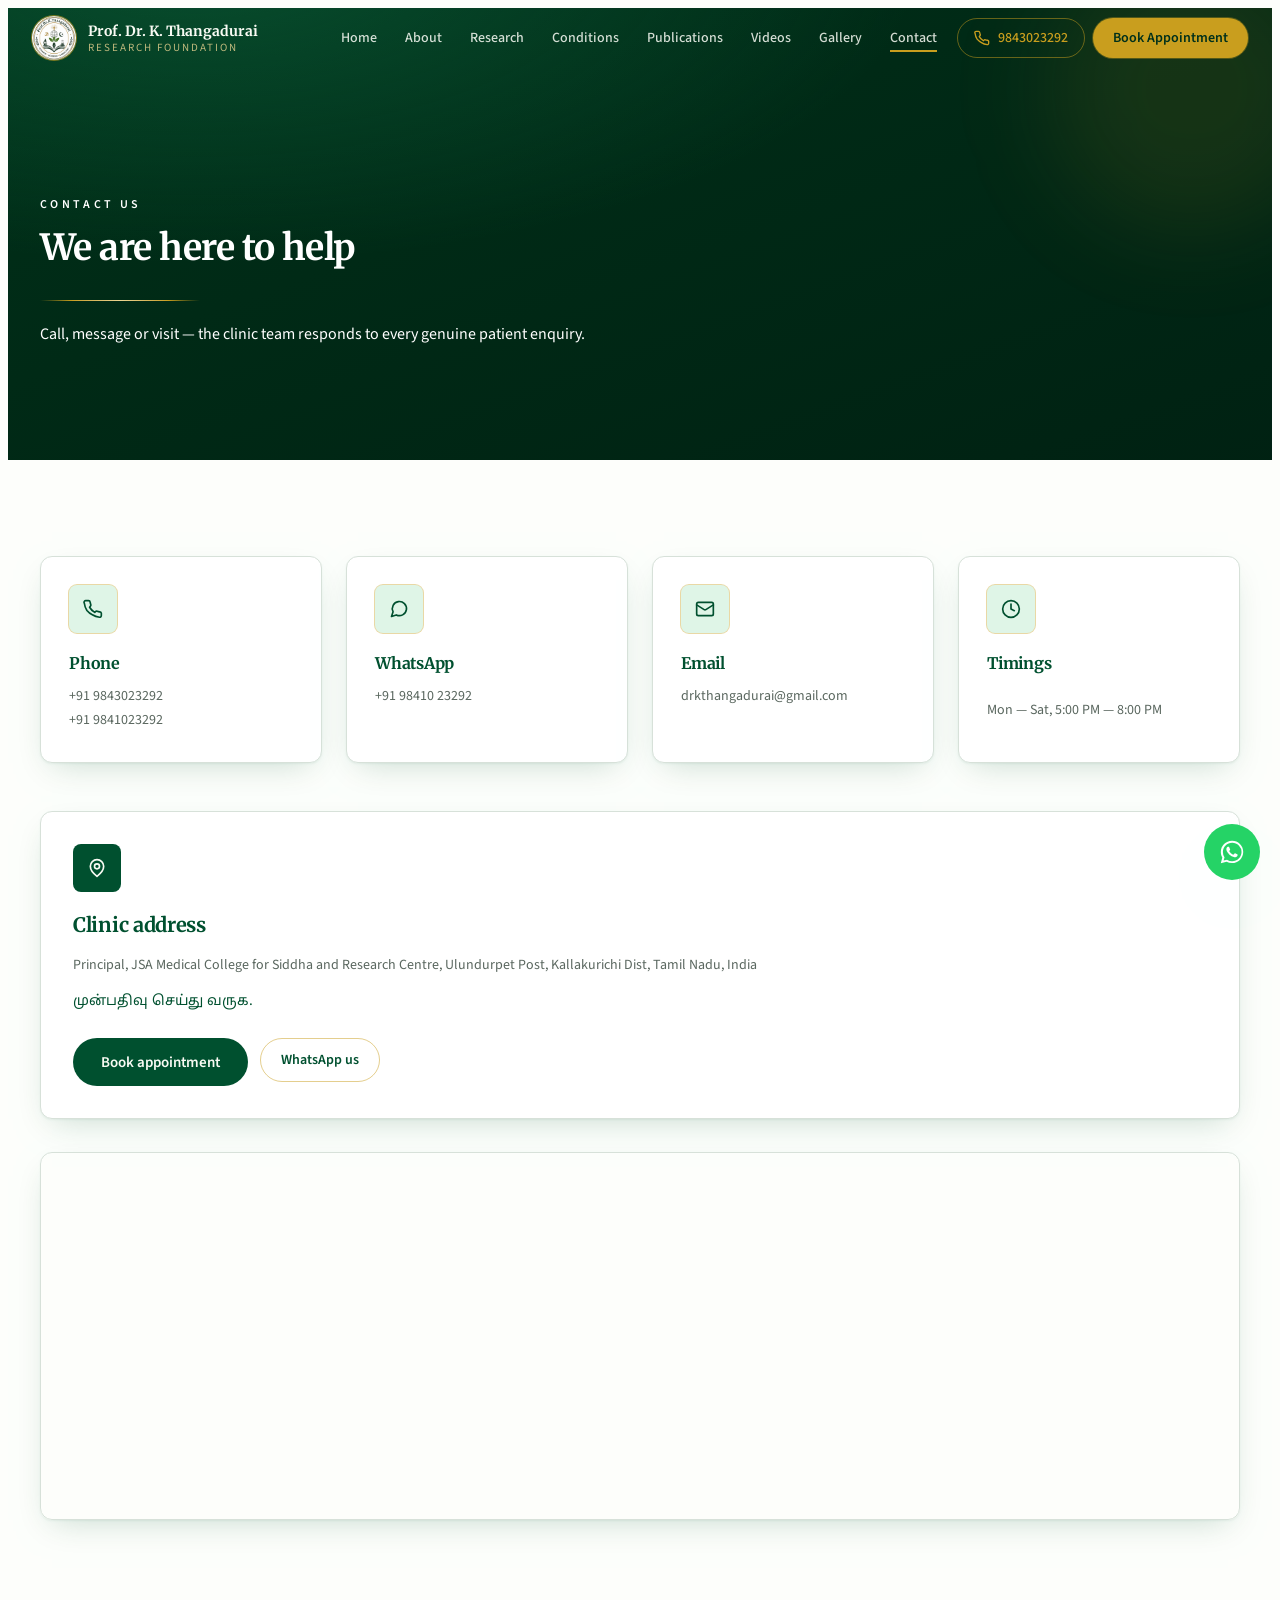
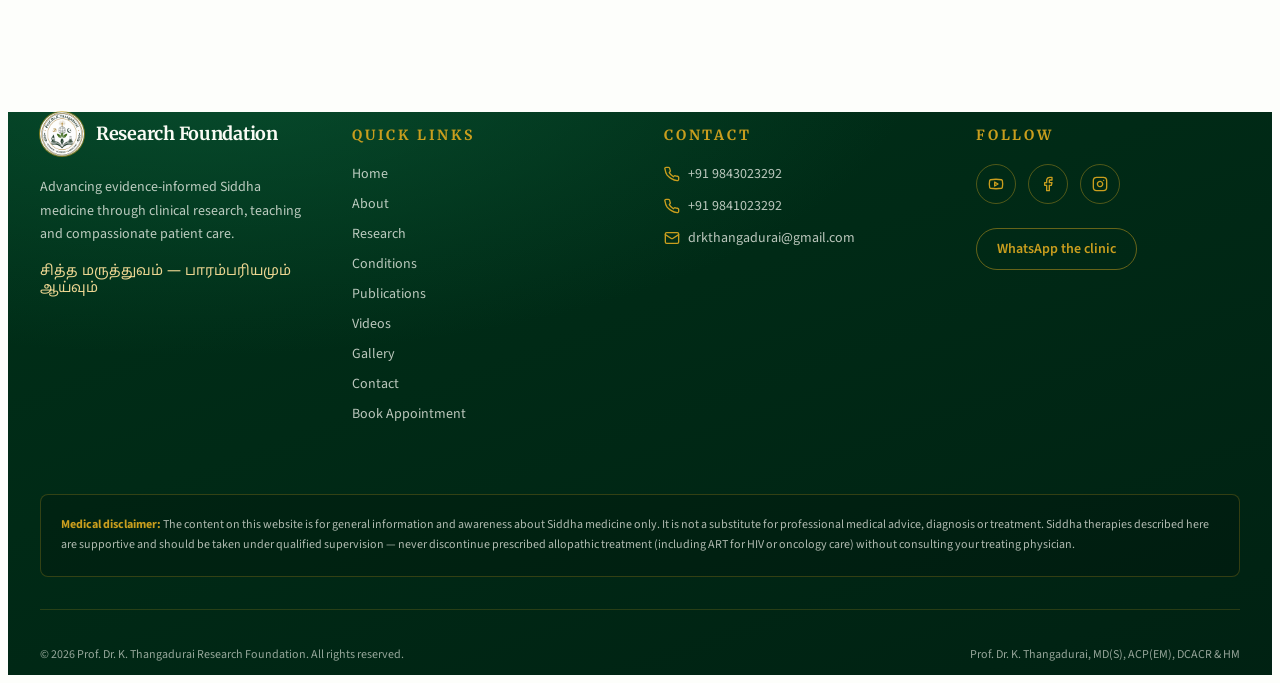
<file: contact.html>
<!DOCTYPE html>
<html lang="en">
<head>
  <meta charset="UTF-8" />
  <meta name="viewport" content="width=device-width, initial-scale=1" />
  <title>Contact | Prof. Dr. K. Thangadurai Research Foundation</title>
  <meta name="description" content="Contact Prof. Dr. K. Thangadurai's Siddha clinic — phone 9843023292 / 9841023292, WhatsApp, email and clinic location at JSA Medical College for Siddha and Research Centre, Ulundurpet Post, Kallakurichi Dist, Tamil Nadu, India." />
  <meta property="og:title" content="Contact | Prof. Dr. K. Thangadurai Research Foundation" />
  <meta property="og:description" content="Contact Prof. Dr. K. Thangadurai's Siddha clinic — phone 9843023292 / 9841023292, WhatsApp, email and clinic location at JSA Medical College for Siddha and Research Centre, Ulundurpet Post, Kallakurichi Dist, Tamil Nadu, India." />
  <meta property="og:type" content="website" />
  <link rel="canonical" href="contact.html" />
  <link rel="icon" href="assets/images/favicon.png" type="image/png" />
  <link rel="preconnect" href="https://fonts.googleapis.com" />
  <link rel="preconnect" href="https://fonts.gstatic.com" crossorigin />
  <link rel="stylesheet" href="https://fonts.googleapis.com/css2?family=Merriweather:ital,wght@0,400;0,700;0,900;1,400&family=Source+Sans+3:wght@300;400;500;600;700&family=Noto+Sans+Tamil:wght@400;500;700&display=swap" />
  <link rel="stylesheet" href="css/style.css" />
  <link rel="stylesheet" href="css/responsive.css" />
</head>
<body>
  <canvas id="sparkle-canvas" aria-hidden="true" style="pointer-events:none;position:fixed;inset:0;z-index:90;display:none;"></canvas>
  <div id="sparkle-dot" aria-hidden="true" style="pointer-events:none;position:fixed;top:0;left:0;z-index:91;display:none;width:28px;height:28px;border-radius:50%;border:1px solid oklch(0.72 0.14 88 / 0.7);mix-blend-mode:multiply;box-shadow:0 0 18px 2px oklch(0.72 0.14 88 / 0.45);"></div>

  <header id="site-header" class="site-header">
    <div class="header-inner">
      <a href="index.html" class="logo-link">
        <span class="logo-icon" id="logo-icon"><img src="assets/images/logo.png" alt="Prof. Dr. K. Thangadurai logo" width="44" height="44" style="width:100%;height:100%;object-fit:cover;border-radius:50%" /></span>
        <span class="logo-text">
          <span class="logo-name" id="logo-name">Prof. Dr. K. Thangadurai</span>
          <span class="logo-sub" id="logo-sub">Research Foundation</span>
        </span>
      </a>
      <div class="header-actions">
        <nav class="desktop-nav" aria-label="Main navigation">
          <a href="index.html" data-nav-link class="nav-link">Home</a>
          <a href="about.html" data-nav-link class="nav-link">About</a>
          <a href="research.html" data-nav-link class="nav-link">Research</a>
          <a href="conditions.html" data-nav-link class="nav-link">Conditions</a>
          <a href="publications.html" data-nav-link class="nav-link">Publications</a>
          <a href="videos.html" data-nav-link class="nav-link">Videos</a>
          <a href="gallery.html" data-nav-link class="nav-link">Gallery</a>
          <a href="contact.html" data-nav-link class="nav-link">Contact</a>
        </nav>
        <a href="tel:+919843023292" class="phone-btn" id="header-phone-btn">
          <svg viewBox="0 0 24 24" fill="none" stroke="currentColor" stroke-width="2" stroke-linecap="round" stroke-linejoin="round" width="16" height="16" aria-hidden="true"><path d="M22 16.92v3a2 2 0 0 1-2.18 2 19.79 19.79 0 0 1-8.63-3.07A19.5 19.5 0 0 1 4.69 13.73 19.79 19.79 0 0 1 1.61 5.1 2 2 0 0 1 3.59 2h3a2 2 0 0 1 2 1.72c.127.96.361 1.903.7 2.81a2 2 0 0 1-.45 2.11L7.91 9.91a16 16 0 0 0 6.16 6.16l.91-.91a2 2 0 0 1 2.11-.45c.907.339 1.85.573 2.81.7A2 2 0 0 1 22 16.92z"/></svg>
          9843023292
        </a>
        <a href="appointment.html" class="book-btn" id="header-book-btn">Book Appointment</a>
        <button type="button" id="mobile-menu-btn" class="mobile-menu-btn" aria-label="Open menu">
          <svg class="icon-menu" viewBox="0 0 24 24" fill="none" stroke="currentColor" stroke-width="2" stroke-linecap="round" stroke-linejoin="round" width="20" height="20" aria-hidden="true"><line x1="3" y1="6" x2="21" y2="6"/><line x1="3" y1="12" x2="21" y2="12"/><line x1="3" y1="18" x2="21" y2="18"/></svg>
          <svg class="icon-x" viewBox="0 0 24 24" fill="none" stroke="currentColor" stroke-width="2" stroke-linecap="round" stroke-linejoin="round" width="20" height="20" aria-hidden="true" style="display:none;"><line x1="18" y1="6" x2="6" y2="18"/><line x1="6" y1="6" x2="18" y2="18"/></svg>
        </button>
      </div>
    </div>
    <div id="mobile-nav" class="mobile-nav">
      <nav class="mobile-nav-links" aria-label="Mobile navigation">
        <a href="index.html" class="mobile-nav-link">Home</a>
        <a href="about.html" class="mobile-nav-link">About</a>
        <a href="research.html" class="mobile-nav-link">Research</a>
        <a href="conditions.html" class="mobile-nav-link">Conditions</a>
        <a href="publications.html" class="mobile-nav-link">Publications</a>
        <a href="videos.html" class="mobile-nav-link">Videos</a>
        <a href="gallery.html" class="mobile-nav-link">Gallery</a>
        <a href="contact.html" class="mobile-nav-link">Contact</a>
        <a href="appointment.html" class="mobile-book-btn">Book Appointment</a>
      </nav>
    </div>
  </header>
  <main>
    <section class="page-hero surface-emerald">
      <div aria-hidden="true" class="page-hero-orb animate-float"></div>
      <div class="container">
        <div class="reveal section-heading text-left">
          <p class="eyebrow-text">Contact Us</p>
          <h1 class="section-title font-display" style="color:var(--primary-foreground)">We are here to help</h1>
          <div class="gold-rule" aria-hidden="true"></div>
          <p class="section-subtitle" style="color:oklch(0.985 0.01 120 / 0.75)">Call, message or visit — the clinic team responds to every genuine patient enquiry.</p>
        </div>
      </div>
    </section>

    <section class="section-pad">
      <div class="container">
        <div class="contact-cards-grid">
          <div class="reveal card-lift contact-card" style="transition-delay:0ms">
            <span class="contact-icon-wrap">
              <svg viewBox="0 0 24 24" fill="none" stroke="currentColor" stroke-width="2" stroke-linecap="round" stroke-linejoin="round" width="20" height="20" aria-hidden="true"><path d="M22 16.92v3a2 2 0 0 1-2.18 2 19.79 19.79 0 0 1-8.63-3.07A19.5 19.5 0 0 1 4.69 13.73 19.79 19.79 0 0 1 1.61 5.1 2 2 0 0 1 3.59 2h3a2 2 0 0 1 2 1.72c.127.96.361 1.903.7 2.81a2 2 0 0 1-.45 2.11L7.91 9.91a16 16 0 0 0 6.16 6.16l.91-.91a2 2 0 0 1 2.11-.45c.907.339 1.85.573 2.81.7A2 2 0 0 1 22 16.92z"/></svg>
            </span>
            <h2 class="font-display contact-type">Phone</h2>
            <div class="contact-lines">
              <a href="tel:+919843023292" class="contact-link">+91 9843023292</a>
              <a href="tel:+919841023292" class="contact-link">+91 9841023292</a>
            </div>
          </div>
          <div class="reveal card-lift contact-card" style="transition-delay:100ms">
            <span class="contact-icon-wrap">
              <svg viewBox="0 0 24 24" fill="none" stroke="currentColor" stroke-width="2" stroke-linecap="round" stroke-linejoin="round" width="20" height="20" aria-hidden="true"><path d="m3 21 1.9-5.7a8.5 8.5 0 1 1 3.8 3.8z"/></svg>
            </span>
            <h2 class="font-display contact-type">WhatsApp</h2>
            <div class="contact-lines">
              <a href="https://wa.me/919841023292?text=Hello%20Doctor%2C%20I%20would%20like%20to%20book%20a%20Siddha%20consultation." target="_blank" rel="noopener noreferrer" class="contact-link">+91 98410 23292</a>
            </div>
          </div>
          <div class="reveal card-lift contact-card" style="transition-delay:200ms">
            <span class="contact-icon-wrap">
              <svg viewBox="0 0 24 24" fill="none" stroke="currentColor" stroke-width="2" stroke-linecap="round" stroke-linejoin="round" width="20" height="20" aria-hidden="true"><rect width="20" height="16" x="2" y="4" rx="2"/><path d="m22 7-8.97 5.7a1.94 1.94 0 0 1-2.06 0L2 7"/></svg>
            </span>
            <h2 class="font-display contact-type">Email</h2>
            <div class="contact-lines">
              <a href="mailto:drkthangadurai@gmail.com" class="contact-link" style="word-break:break-all">drkthangadurai@gmail.com</a>
            </div>
          </div>
          <div class="reveal card-lift contact-card" style="transition-delay:300ms">
            <span class="contact-icon-wrap">
              <svg viewBox="0 0 24 24" fill="none" stroke="currentColor" stroke-width="2" stroke-linecap="round" stroke-linejoin="round" width="20" height="20" aria-hidden="true"><circle cx="12" cy="12" r="10"/><polyline points="12 6 12 12 16 14"/></svg>
            </span>
            <h2 class="font-display contact-type">Timings</h2>
            <div class="contact-lines">
              <p>Mon — Sat, 5:00 PM — 8:00 PM</p>
            </div>
          </div>
        </div>

        <div class="mt-12" style="display:grid;gap:2rem;grid-template-columns:1fr">
          <div class="reveal card-lift" style="border:1px solid var(--border);border-radius:0.75rem;background:var(--card);padding:2rem;box-shadow:var(--shadow-card)">
            <span style="display:grid;width:3rem;height:3rem;place-items:center;border-radius:0.5rem;background:var(--primary);color:var(--primary-foreground)">
              <svg viewBox="0 0 24 24" fill="none" stroke="currentColor" stroke-width="2" stroke-linecap="round" stroke-linejoin="round" width="20" height="20" aria-hidden="true"><path d="M20 10c0 6-8 12-8 12s-8-6-8-12a8 8 0 0 1 16 0Z"/><circle cx="12" cy="10" r="3"/></svg>
            </span>
            <h2 class="font-display" style="margin-top:1.25rem;font-size:1.25rem;font-weight:700;color:var(--primary)">Clinic address</h2>
            <p style="margin-top:0.75rem;font-size:0.875rem;line-height:1.7;color:var(--muted-foreground)">
              Principal, JSA Medical College for Siddha and Research Centre, Ulundurpet Post, Kallakurichi Dist, Tamil Nadu, India
            </p>
            <p class="font-tamil" style="margin-top:1rem;font-size:0.875rem;color:var(--primary)">முன்பதிவு செய்து வருக.</p>
            <div style="margin-top:1.75rem;display:flex;flex-wrap:wrap;gap:0.75rem">
              <a href="appointment.html" class="btn-primary">Book appointment</a>
              <a href="https://wa.me/919841023292?text=Hello%20Doctor%2C%20I%20would%20like%20to%20book%20a%20Siddha%20consultation." target="_blank" rel="noopener noreferrer" class="btn-outline-primary">WhatsApp us</a>
            </div>
          </div>

          <div class="reveal" style="border:1px solid var(--border);border-radius:0.75rem;overflow:hidden;box-shadow:var(--shadow-card);transition-delay:120ms">
            <iframe title="Clinic location map — Ulundurpet Post, Kallakurichi Dist, Tamil Nadu, India" src="https://www.google.com/maps?q=JSA%20Medical%20College%20for%20Siddha,Ulundurpet,Tamil%20Nadu,India&output=embed" loading="lazy" style="width:100%;height:360px;border:0;" referrerpolicy="no-referrer-when-downgrade"></iframe>
          </div>
        </div>
      </div>
    </section>
  </main>

  <footer class="site-footer surface-emerald">
    <div class="container">
      <div class="footer-grid">
        <div>
          <div class="footer-logo">
            <span class="footer-logo-icon"><img src="assets/images/logo.png" alt="Prof. Dr. K. Thangadurai logo" width="44" height="44" style="width:100%;height:100%;object-fit:cover;border-radius:50%" /></span>
            <span class="footer-logo-name font-display">Research Foundation</span>
          </div>
          <p class="footer-desc">Advancing evidence-informed Siddha medicine through clinical research, teaching and compassionate patient care.</p>
          <p class="font-tamil footer-tamil">சித்த மருத்துவம் — பாரம்பரியமும் ஆய்வும்</p>
        </div>
        <div>
          <h3 class="footer-heading font-display">Quick Links</h3>
          <ul class="footer-links">
            <li><a href="index.html" class="footer-link">Home</a></li>
            <li><a href="about.html" class="footer-link">About</a></li>
            <li><a href="research.html" class="footer-link">Research</a></li>
            <li><a href="conditions.html" class="footer-link">Conditions</a></li>
            <li><a href="publications.html" class="footer-link">Publications</a></li>
            <li><a href="videos.html" class="footer-link">Videos</a></li>
            <li><a href="gallery.html" class="footer-link">Gallery</a></li>
            <li><a href="contact.html" class="footer-link">Contact</a></li>
            <li><a href="appointment.html" class="footer-link">Book Appointment</a></li>
          </ul>
        </div>
        <div>
          <h3 class="footer-heading font-display">Contact</h3>
          <ul class="footer-contact-list">
            <li class="footer-contact-item">
              <svg viewBox="0 0 24 24" fill="none" stroke="currentColor" stroke-width="2" stroke-linecap="round" stroke-linejoin="round" width="16" height="16" class="text-gold shrink-0" aria-hidden="true"><path d="M22 16.92v3a2 2 0 0 1-2.18 2 19.79 19.79 0 0 1-8.63-3.07A19.5 19.5 0 0 1 4.69 13.73 19.79 19.79 0 0 1 1.61 5.1 2 2 0 0 1 3.59 2h3a2 2 0 0 1 2 1.72c.127.96.361 1.903.7 2.81a2 2 0 0 1-.45 2.11L7.91 9.91a16 16 0 0 0 6.16 6.16l.91-.91a2 2 0 0 1 2.11-.45c.907.339 1.85.573 2.81.7A2 2 0 0 1 22 16.92z"/></svg>
              <a href="tel:+919843023292" class="footer-link">+91 9843023292</a>
            </li>
            <li class="footer-contact-item">
              <svg viewBox="0 0 24 24" fill="none" stroke="currentColor" stroke-width="2" stroke-linecap="round" stroke-linejoin="round" width="16" height="16" class="text-gold shrink-0" aria-hidden="true"><path d="M22 16.92v3a2 2 0 0 1-2.18 2 19.79 19.79 0 0 1-8.63-3.07A19.5 19.5 0 0 1 4.69 13.73 19.79 19.79 0 0 1 1.61 5.1 2 2 0 0 1 3.59 2h3a2 2 0 0 1 2 1.72c.127.96.361 1.903.7 2.81a2 2 0 0 1-.45 2.11L7.91 9.91a16 16 0 0 0 6.16 6.16l.91-.91a2 2 0 0 1 2.11-.45c.907.339 1.85.573 2.81.7A2 2 0 0 1 22 16.92z"/></svg>
              <a href="tel:+919841023292" class="footer-link">+91 9841023292</a>
            </li>
            <li class="footer-contact-item">
              <svg viewBox="0 0 24 24" fill="none" stroke="currentColor" stroke-width="2" stroke-linecap="round" stroke-linejoin="round" width="16" height="16" class="text-gold shrink-0" aria-hidden="true"><rect width="20" height="16" x="2" y="4" rx="2"/><path d="m22 7-8.97 5.7a1.94 1.94 0 0 1-2.06 0L2 7"/></svg>
              <a href="mailto:drkthangadurai@gmail.com" class="footer-link" style="word-break:break-all">drkthangadurai@gmail.com</a>
            </li>
          </ul>
        </div>
        <div>
          <h3 class="footer-heading font-display">Follow</h3>
          <div class="footer-social">
            <a href="https://youtube.com/@doctorgoldsk39?si=NScjf9yyjfBXE1gR" aria-label="YouTube" target="_blank" rel="noopener noreferrer" class="social-btn">
              <svg viewBox="0 0 24 24" fill="none" stroke="currentColor" stroke-width="2" stroke-linecap="round" stroke-linejoin="round" width="16" height="16" aria-hidden="true"><path d="M2.5 17a24.12 24.12 0 0 1 0-10 2 2 0 0 1 1.4-1.4 49.56 49.56 0 0 1 16.2 0A2 2 0 0 1 21.5 7a24.12 24.12 0 0 1 0 10 2 2 0 0 1-1.4 1.4 49.55 49.55 0 0 1-16.2 0A2 2 0 0 1 2.5 17"/><path d="m10 15 5-3-5-3z"/></svg>
            </a>
            <a href="https://www.facebook.com/" aria-label="Facebook" target="_blank" rel="noopener noreferrer" class="social-btn">
              <svg viewBox="0 0 24 24" fill="none" stroke="currentColor" stroke-width="2" stroke-linecap="round" stroke-linejoin="round" width="16" height="16" aria-hidden="true"><path d="M18 2h-3a5 5 0 0 0-5 5v3H7v4h3v8h4v-8h3l1-4h-4V7a1 1 0 0 1 1-1h3z"/></svg>
            </a>
            <a href="https://www.instagram.com/" aria-label="Instagram" target="_blank" rel="noopener noreferrer" class="social-btn">
              <svg viewBox="0 0 24 24" fill="none" stroke="currentColor" stroke-width="2" stroke-linecap="round" stroke-linejoin="round" width="16" height="16" aria-hidden="true"><rect width="20" height="20" x="2" y="2" rx="5" ry="5"/><path d="M16 11.37A4 4 0 1 1 12.63 8 4 4 0 0 1 16 11.37z"/><line x1="17.5" x2="17.51" y1="6.5" y2="6.5"/></svg>
            </a>
          </div>
          <a href="https://wa.me/919841023292?text=Hello%20Doctor%2C%20I%20would%20like%20to%20book%20a%20Siddha%20consultation." target="_blank" rel="noopener noreferrer" class="footer-wa-btn mt-6">WhatsApp the clinic</a>
        </div>
      </div>
      <div class="footer-disclaimer">
        <strong class="text-gold">Medical disclaimer:</strong> The content on this website is for general information and awareness about Siddha medicine only. It is not a substitute for professional medical advice, diagnosis or treatment. Siddha therapies described here are supportive and should be taken under qualified supervision — never discontinue prescribed allopathic treatment (including ART for HIV or oncology care) without consulting your treating physician.
      </div>
      <div class="footer-bottom">
        <p>&copy; <span id="footer-year"></span> Prof. Dr. K. Thangadurai Research Foundation. All rights reserved.</p>
        <p>Prof. Dr. K. Thangadurai, MD(S), ACP(EM), DCACR &amp; HM</p>
      </div>
    </div>
  </footer>

  <a href="https://wa.me/919841023292?text=Hello%20Doctor%2C%20I%20would%20like%20to%20book%20a%20Siddha%20consultation." target="_blank" rel="noopener noreferrer" aria-label="Chat with us on WhatsApp" class="whatsapp-btn animate-pulse-ring">
    <svg viewBox="0 0 32 32" style="width:28px;height:28px;fill:white;" aria-hidden="true">
      <path d="M16.02 3.2c-7.06 0-12.8 5.73-12.8 12.79 0 2.25.59 4.45 1.72 6.39L3.2 28.8l6.6-1.72a12.77 12.77 0 0 0 6.22 1.59h.01c7.05 0 12.79-5.74 12.79-12.8 0-3.42-1.33-6.63-3.75-9.04a12.68 12.68 0 0 0-9.05-3.63zm0 23.28h-.01c-1.86 0-3.69-.5-5.28-1.45l-.38-.22-3.92 1.02 1.05-3.82-.25-.39a10.6 10.6 0 0 1-1.63-5.66c0-5.87 4.78-10.64 10.65-10.64 2.84 0 5.51 1.11 7.52 3.12a10.57 10.57 0 0 1 3.11 7.53c0 5.87-4.78 10.64-10.64 10.64zm5.84-7.97c-.32-.16-1.89-.93-2.18-1.04-.29-.11-.5-.16-.72.16-.21.32-.82 1.04-1.01 1.25-.19.21-.37.24-.69.08-.32-.16-1.35-.5-2.57-1.59-.95-.85-1.59-1.89-1.78-2.21-.19-.32-.02-.5.14-.66.15-.14.32-.37.48-.56.16-.19.21-.32.32-.53.11-.21.05-.4-.03-.56-.08-.16-.72-1.73-.99-2.37-.26-.62-.52-.54-.72-.55l-.61-.01c-.21 0-.56.08-.85.4-.29.32-1.11 1.09-1.11 2.66s1.14 3.08 1.3 3.29c.16.21 2.24 3.42 5.43 4.8.76.33 1.35.52 1.81.67.76.24 1.45.21 2 .13.61-.09 1.89-.77 2.15-1.52.27-.75.27-1.38.19-1.52-.08-.13-.29-.21-.61-.37z"/>
    </svg>
  </a>

  <script>
    if (!window.matchMedia('(pointer: coarse)').matches && window.innerWidth >= 768) {
      document.getElementById('sparkle-canvas').style.display = 'block';
      document.getElementById('sparkle-dot').style.display = 'block';
    }
    document.getElementById('footer-year').textContent = new Date().getFullYear();
  </script>
  <script src="js/main.js"></script>
</body>
</html>
</file>
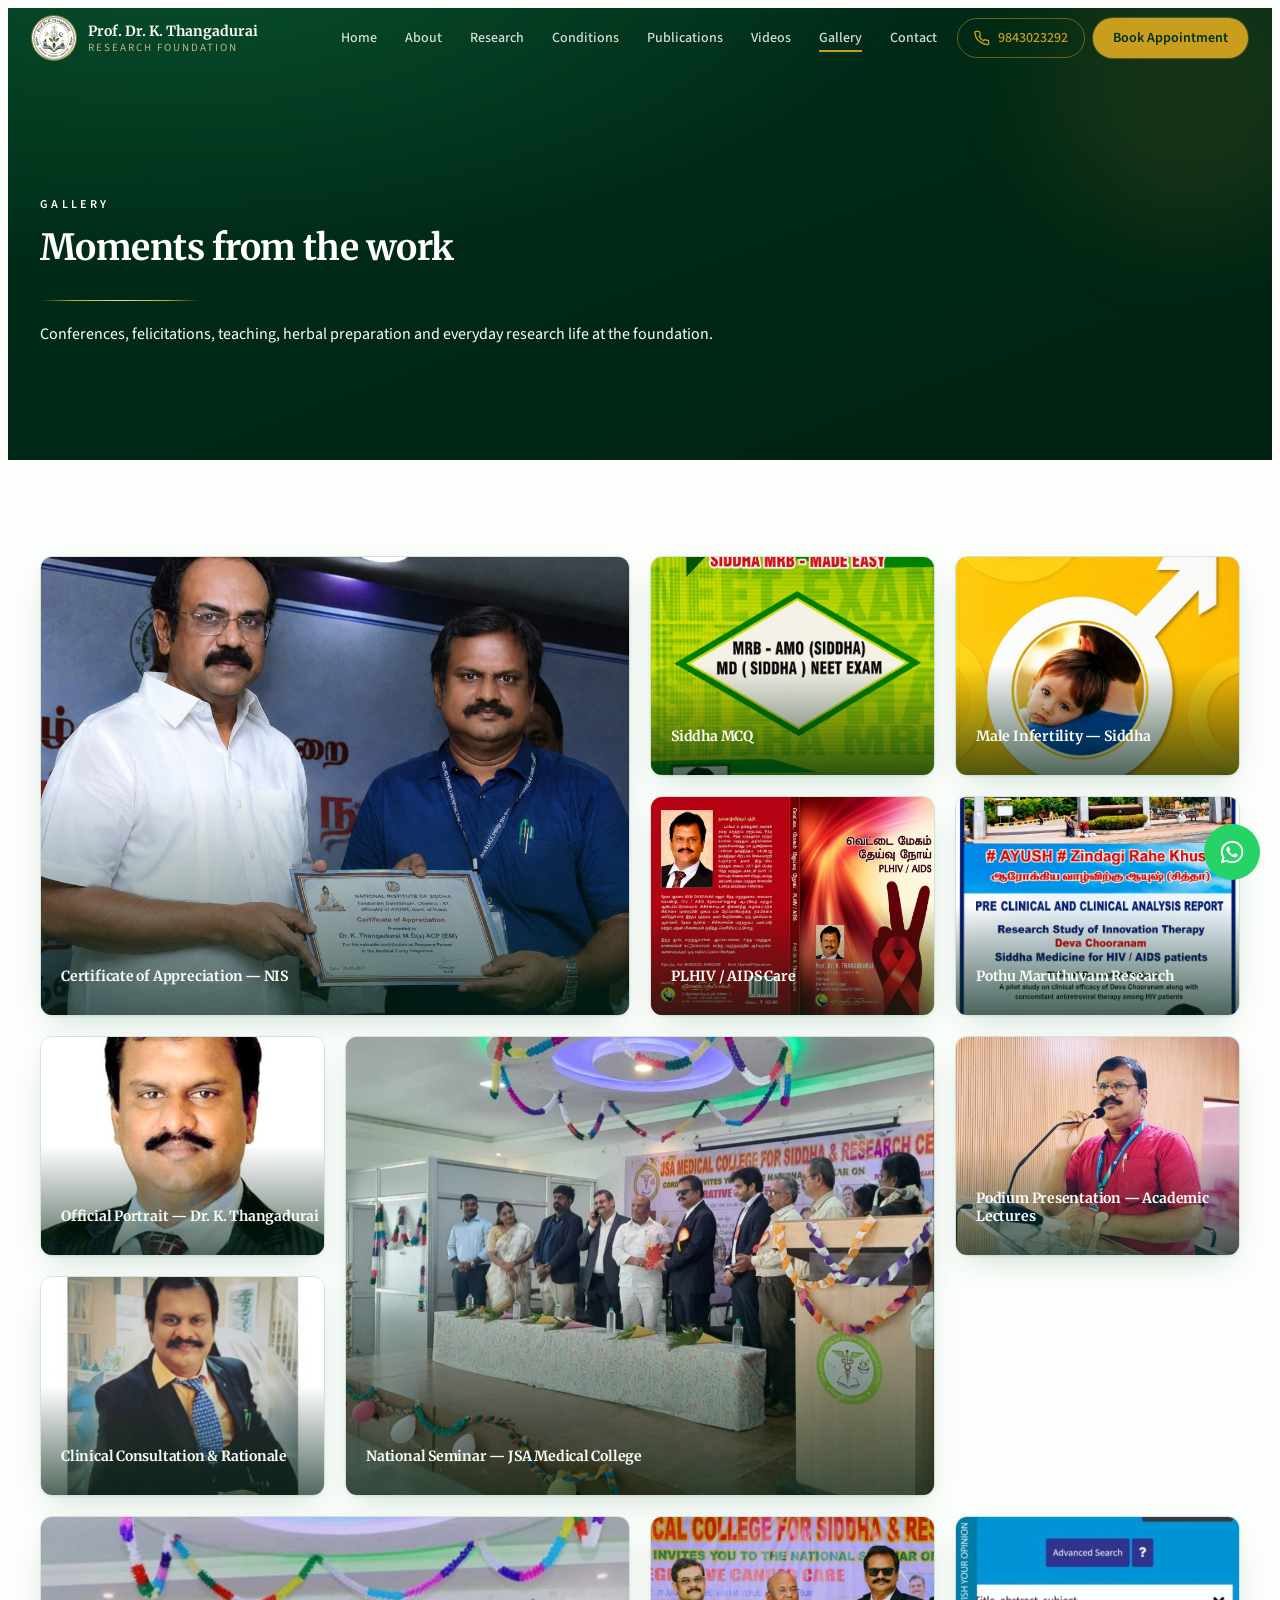
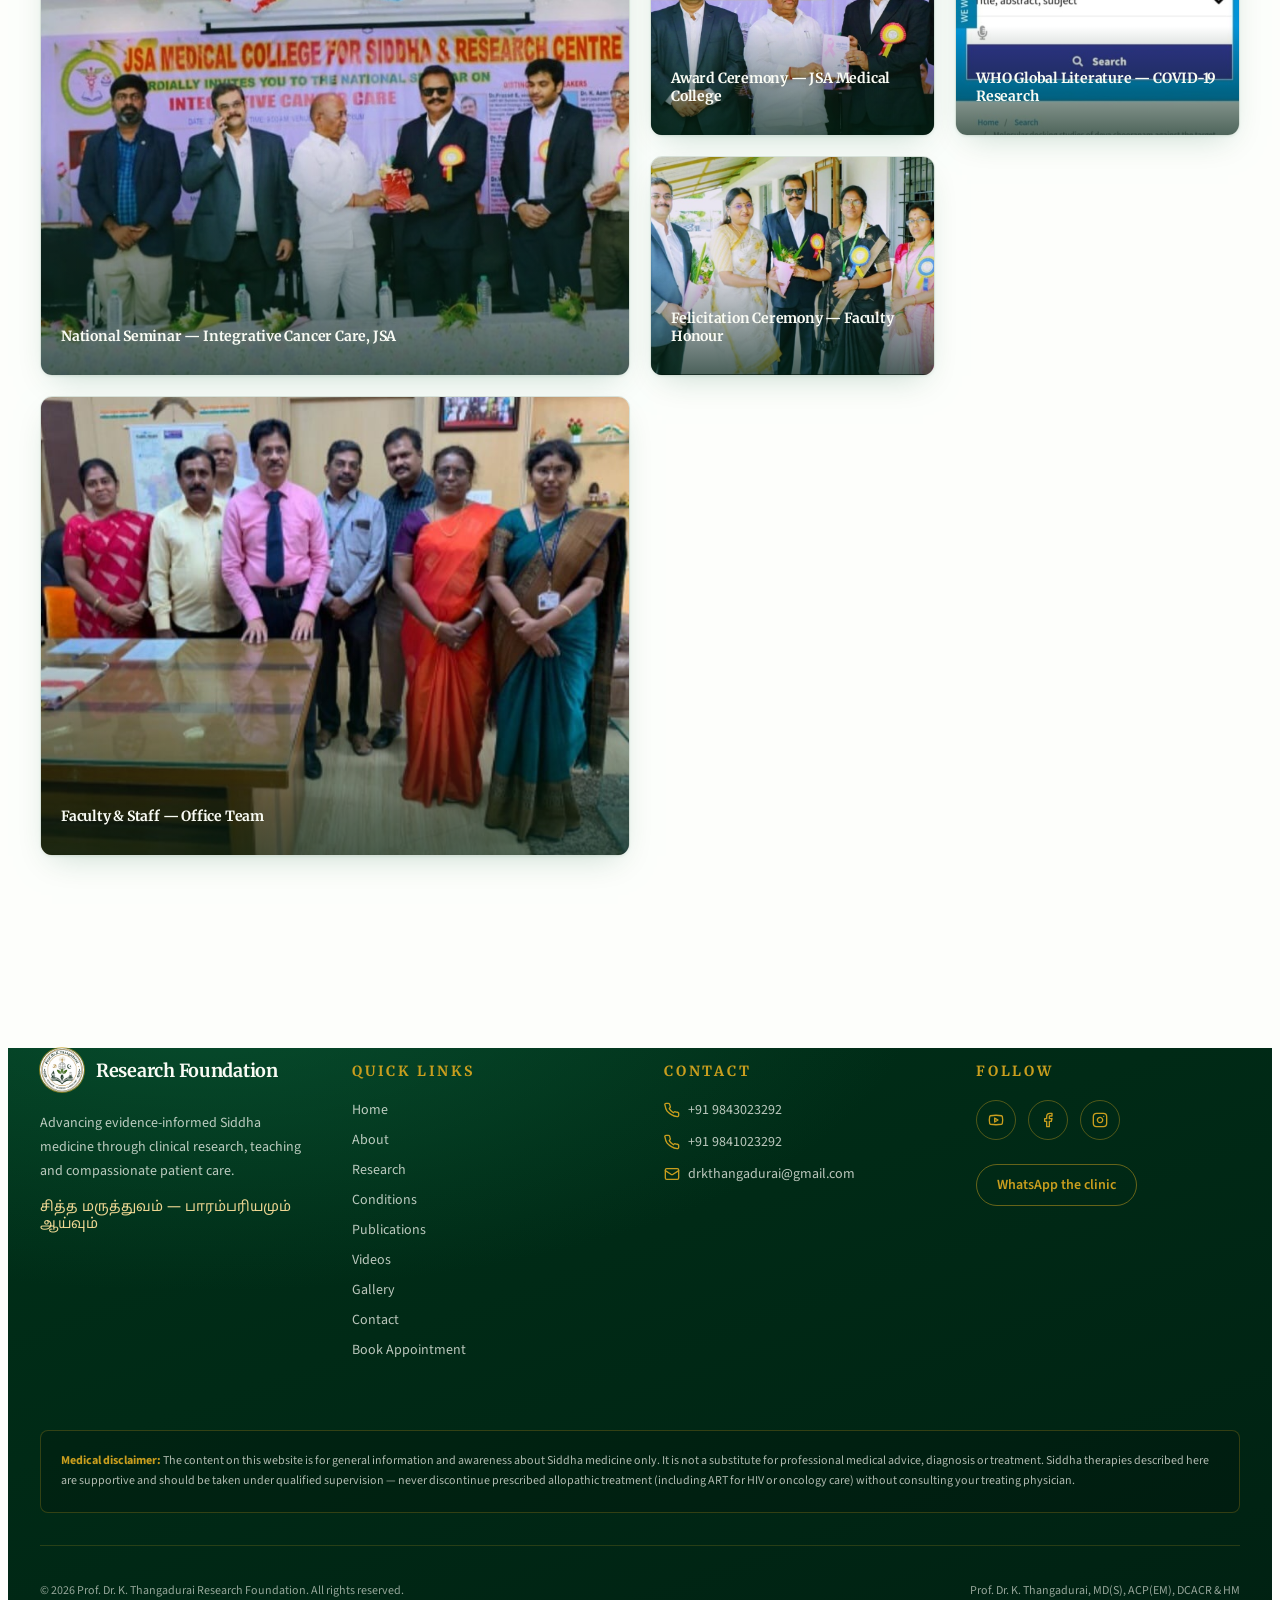
<file: gallery.html>
<!DOCTYPE html>
<html lang="en">
<head>
  <meta charset="UTF-8" />
  <meta name="viewport" content="width=device-width, initial-scale=1" />
  <title>Photo & Event Gallery | Dr. K. Thangadurai Research Foundation</title>
  <meta name="description" content="Photographs from conferences, college functions, herbal preparation and research work of Prof. Dr. K. Thangadurai and the Siddha research foundation." />
  <meta property="og:title" content="Photo & Event Gallery | Dr. K. Thangadurai Research Foundation" />
  <meta property="og:description" content="Photographs from conferences, college functions, herbal preparation and research work of Prof. Dr. K. Thangadurai and the Siddha research foundation." />
  <meta property="og:type" content="website" />
  <link rel="canonical" href="gallery.html" />
  <link rel="icon" href="assets/images/favicon.png" type="image/png" />
  <link rel="preconnect" href="https://fonts.googleapis.com" />
  <link rel="preconnect" href="https://fonts.gstatic.com" crossorigin />
  <link rel="stylesheet" href="https://fonts.googleapis.com/css2?family=Merriweather:ital,wght@0,400;0,700;0,900;1,400&family=Source+Sans+3:wght@300;400;500;600;700&family=Noto+Sans+Tamil:wght@400;500;700&display=swap" />
  <link rel="stylesheet" href="css/style.css" />
  <link rel="stylesheet" href="css/responsive.css" />
</head>
<body>
  <canvas id="sparkle-canvas" aria-hidden="true" style="pointer-events:none;position:fixed;inset:0;z-index:90;display:none;"></canvas>
  <div id="sparkle-dot" aria-hidden="true" style="pointer-events:none;position:fixed;top:0;left:0;z-index:91;display:none;width:28px;height:28px;border-radius:50%;border:1px solid oklch(0.72 0.14 88 / 0.7);mix-blend-mode:multiply;box-shadow:0 0 18px 2px oklch(0.72 0.14 88 / 0.45);"></div>

  <header id="site-header" class="site-header">
    <div class="header-inner">
      <a href="index.html" class="logo-link">
        <span class="logo-icon" id="logo-icon"><img src="assets/images/logo.png" alt="Prof. Dr. K. Thangadurai logo" width="44" height="44" style="width:100%;height:100%;object-fit:cover;border-radius:50%" /></span>
        <span class="logo-text">
          <span class="logo-name" id="logo-name">Prof. Dr. K. Thangadurai</span>
          <span class="logo-sub" id="logo-sub">Research Foundation</span>
        </span>
      </a>
      <div class="header-actions">
        <nav class="desktop-nav" aria-label="Main navigation">
          <a href="index.html" data-nav-link class="nav-link">Home</a>
          <a href="about.html" data-nav-link class="nav-link">About</a>
          <a href="research.html" data-nav-link class="nav-link">Research</a>
          <a href="conditions.html" data-nav-link class="nav-link">Conditions</a>
          <a href="publications.html" data-nav-link class="nav-link">Publications</a>
          <a href="videos.html" data-nav-link class="nav-link">Videos</a>
          <a href="gallery.html" data-nav-link class="nav-link">Gallery</a>
          <a href="contact.html" data-nav-link class="nav-link">Contact</a>
        </nav>
        <a href="tel:+919843023292" class="phone-btn" id="header-phone-btn">
          <svg viewBox="0 0 24 24" fill="none" stroke="currentColor" stroke-width="2" stroke-linecap="round" stroke-linejoin="round" width="16" height="16" aria-hidden="true"><path d="M22 16.92v3a2 2 0 0 1-2.18 2 19.79 19.79 0 0 1-8.63-3.07A19.5 19.5 0 0 1 4.69 13.73 19.79 19.79 0 0 1 1.61 5.1 2 2 0 0 1 3.59 2h3a2 2 0 0 1 2 1.72c.127.96.361 1.903.7 2.81a2 2 0 0 1-.45 2.11L7.91 9.91a16 16 0 0 0 6.16 6.16l.91-.91a2 2 0 0 1 2.11-.45c.907.339 1.85.573 2.81.7A2 2 0 0 1 22 16.92z"/></svg>
          9843023292
        </a>
        <a href="appointment.html" class="book-btn" id="header-book-btn">Book Appointment</a>
        <button type="button" id="mobile-menu-btn" class="mobile-menu-btn" aria-label="Open menu">
          <svg class="icon-menu" viewBox="0 0 24 24" fill="none" stroke="currentColor" stroke-width="2" stroke-linecap="round" stroke-linejoin="round" width="20" height="20" aria-hidden="true"><line x1="3" y1="6" x2="21" y2="6"/><line x1="3" y1="12" x2="21" y2="12"/><line x1="3" y1="18" x2="21" y2="18"/></svg>
          <svg class="icon-x" viewBox="0 0 24 24" fill="none" stroke="currentColor" stroke-width="2" stroke-linecap="round" stroke-linejoin="round" width="20" height="20" aria-hidden="true" style="display:none;"><line x1="18" y1="6" x2="6" y2="18"/><line x1="6" y1="6" x2="18" y2="18"/></svg>
        </button>
      </div>
    </div>
    <div id="mobile-nav" class="mobile-nav">
      <nav class="mobile-nav-links" aria-label="Mobile navigation">
        <a href="index.html" class="mobile-nav-link">Home</a>
        <a href="about.html" class="mobile-nav-link">About</a>
        <a href="research.html" class="mobile-nav-link">Research</a>
        <a href="conditions.html" class="mobile-nav-link">Conditions</a>
        <a href="publications.html" class="mobile-nav-link">Publications</a>
        <a href="videos.html" class="mobile-nav-link">Videos</a>
        <a href="gallery.html" class="mobile-nav-link">Gallery</a>
        <a href="contact.html" class="mobile-nav-link">Contact</a>
        <a href="appointment.html" class="mobile-book-btn">Book Appointment</a>
      </nav>
    </div>
  </header>
  <main>
    <section class="page-hero surface-emerald">
      <div aria-hidden="true" class="page-hero-orb animate-float"></div>
      <div class="container">
        <div class="reveal section-heading text-left">
          <p class="eyebrow-text">Gallery</p>
          <h1 class="section-title font-display" style="color:var(--primary-foreground)">Moments from the work</h1>
          <div class="gold-rule" aria-hidden="true"></div>
          <p class="section-subtitle" style="color:oklch(0.985 0.01 120 / 0.75)">Conferences, felicitations, teaching, herbal preparation and everyday research life at the foundation.</p>
        </div>
      </div>
    </section>

    <section class="section-pad">
      <div class="container">
        <div class="gallery-grid">
          <div class="reveal gallery-item gallery-span-2x2" style="transition-delay:0ms">
            <img src="assets/images/gallery-certificate.jpg" alt="Dr. K. Thangadurai receiving Certificate of Appreciation from National Institute of Siddha" loading="lazy" class="gallery-img" />
            <div class="gallery-overlay"></div>
            <p class="gallery-caption font-display">Certificate of Appreciation — NIS</p>
          </div>
          <div class="reveal gallery-item" style="transition-delay:80ms">
            <img src="assets/images/book-siddha-mcq.jpg" alt="Siddha MCQ book cover by Dr. K. Thangadurai" loading="lazy" class="gallery-img" />
            <div class="gallery-overlay"></div>
            <p class="gallery-caption font-display">Siddha MCQ</p>
          </div>
          <div class="reveal gallery-item" style="transition-delay:160ms">
            <img src="assets/images/book-male-infertility.jpg" alt="Management of Male Infertility in Siddha book cover" loading="lazy" class="gallery-img" />
            <div class="gallery-overlay"></div>
            <p class="gallery-caption font-display">Male Infertility — Siddha</p>
          </div>
          <div class="reveal gallery-item" style="transition-delay:240ms">
            <img src="assets/images/book-plhiv-aids.jpg" alt="Siddha Care for PLHIV / AIDS book cover" loading="lazy" class="gallery-img" />
            <div class="gallery-overlay"></div>
            <p class="gallery-caption font-display">PLHIV / AIDS Care</p>
          </div>
          <div class="reveal gallery-item" style="transition-delay:320ms">
            <img src="assets/images/book-pothu-maruthuvam.jpg" alt="Pothu Maruthuvam Clinical Notes — Research Report" loading="lazy" class="gallery-img" />
            <div class="gallery-overlay"></div>
            <p class="gallery-caption font-display">Pothu Maruthuvam Research</p>
          </div>
          <div class="reveal gallery-item" style="transition-delay:400ms">
            <img src="assets/images/gallery-portrait.jpg?v=2" alt="Official portrait of Prof. Dr. K. Thangadurai" loading="lazy" class="gallery-img" />
            <div class="gallery-overlay"></div>
            <p class="gallery-caption font-display">Official Portrait — Dr. K. Thangadurai</p>
          </div>
          <div class="reveal gallery-item gallery-span-2x2" style="transition-delay:480ms">
            <img src="assets/images/gallery-jsa-seminar.jpg" alt="National Seminar event at JSA Medical College for Siddha and Research Centre" loading="lazy" class="gallery-img" />
            <div class="gallery-overlay"></div>
            <p class="gallery-caption font-display">National Seminar — JSA Medical College</p>
          </div>
          <div class="reveal gallery-item" style="transition-delay:560ms">
            <img src="assets/images/gallery-podium.jpg" alt="Prof. Dr. K. Thangadurai delivering a presentation at the podium" loading="lazy" class="gallery-img" />
            <div class="gallery-overlay"></div>
            <p class="gallery-caption font-display">Podium Presentation — Academic Lectures</p>
          </div>
          <div class="reveal gallery-item" style="transition-delay:640ms">
            <img src="assets/images/gallery-sitting.jpg" alt="Dr. K. Thangadurai at his consultation desk" loading="lazy" class="gallery-img" />
            <div class="gallery-overlay"></div>
            <p class="gallery-caption font-display">Clinical Consultation &amp; Rationale</p>
          </div>
          <div class="reveal gallery-item gallery-span-2x2" style="transition-delay:720ms">
            <img src="assets/images/gallery-jsa-group.jpg" alt="Dr. K. Thangadurai with faculty and dignitaries at JSA Medical College National Seminar on Integrative Cancer Care" loading="lazy" class="gallery-img" />
            <div class="gallery-overlay"></div>
            <p class="gallery-caption font-display">National Seminar — Integrative Cancer Care, JSA</p>
          </div>
          <div class="reveal gallery-item" style="transition-delay:800ms">
            <img src="assets/images/gallery-jsa-award.jpg" alt="Dr. K. Thangadurai receiving award at JSA Medical College seminar" loading="lazy" class="gallery-img" />
            <div class="gallery-overlay"></div>
            <p class="gallery-caption font-display">Award Ceremony — JSA Medical College</p>
          </div>
          <div class="reveal gallery-item" style="transition-delay:880ms">
            <img src="assets/images/gallery-who-research.jpg" alt="WHO Global Literature listing of Dr. K. Thangadurai's research on Deva Chooranam against Novel Corona Virus 2019" loading="lazy" class="gallery-img" />
            <div class="gallery-overlay"></div>
            <p class="gallery-caption font-display">WHO Global Literature — COVID-19 Research</p>
          </div>
          <div class="reveal gallery-item" style="transition-delay:960ms">
            <img src="assets/images/gallery-felicitation.jpg" alt="Dr. K. Thangadurai felicitation ceremony with faculty members" loading="lazy" class="gallery-img" />
            <div class="gallery-overlay"></div>
            <p class="gallery-caption font-display">Felicitation Ceremony — Faculty Honour</p>
          </div>
          <div class="reveal gallery-item gallery-span-2x2" style="transition-delay:1040ms">
            <img src="assets/images/gallery-office-team.jpg" alt="Dr. K. Thangadurai with staff and faculty team at the office" loading="lazy" class="gallery-img" />
            <div class="gallery-overlay"></div>
            <p class="gallery-caption font-display">Faculty &amp; Staff — Office Team</p>
          </div>
        </div>
      </div>
    </section>
  </main>

  <footer class="site-footer surface-emerald">
    <div class="container">
      <div class="footer-grid">
        <div>
          <div class="footer-logo">
            <span class="footer-logo-icon"><img src="assets/images/logo.png" alt="Prof. Dr. K. Thangadurai logo" width="44" height="44" style="width:100%;height:100%;object-fit:cover;border-radius:50%" /></span>
            <span class="footer-logo-name font-display">Research Foundation</span>
          </div>
          <p class="footer-desc">Advancing evidence-informed Siddha medicine through clinical research, teaching and compassionate patient care.</p>
          <p class="font-tamil footer-tamil">சித்த மருத்துவம் — பாரம்பரியமும் ஆய்வும்</p>
        </div>
        <div>
          <h3 class="footer-heading font-display">Quick Links</h3>
          <ul class="footer-links">
            <li><a href="index.html" class="footer-link">Home</a></li>
            <li><a href="about.html" class="footer-link">About</a></li>
            <li><a href="research.html" class="footer-link">Research</a></li>
            <li><a href="conditions.html" class="footer-link">Conditions</a></li>
            <li><a href="publications.html" class="footer-link">Publications</a></li>
            <li><a href="videos.html" class="footer-link">Videos</a></li>
            <li><a href="gallery.html" class="footer-link">Gallery</a></li>
            <li><a href="contact.html" class="footer-link">Contact</a></li>
            <li><a href="appointment.html" class="footer-link">Book Appointment</a></li>
          </ul>
        </div>
        <div>
          <h3 class="footer-heading font-display">Contact</h3>
          <ul class="footer-contact-list">
            <li class="footer-contact-item">
              <svg viewBox="0 0 24 24" fill="none" stroke="currentColor" stroke-width="2" stroke-linecap="round" stroke-linejoin="round" width="16" height="16" class="text-gold shrink-0" aria-hidden="true"><path d="M22 16.92v3a2 2 0 0 1-2.18 2 19.79 19.79 0 0 1-8.63-3.07A19.5 19.5 0 0 1 4.69 13.73 19.79 19.79 0 0 1 1.61 5.1 2 2 0 0 1 3.59 2h3a2 2 0 0 1 2 1.72c.127.96.361 1.903.7 2.81a2 2 0 0 1-.45 2.11L7.91 9.91a16 16 0 0 0 6.16 6.16l.91-.91a2 2 0 0 1 2.11-.45c.907.339 1.85.573 2.81.7A2 2 0 0 1 22 16.92z"/></svg>
              <a href="tel:+919843023292" class="footer-link">+91 9843023292</a>
            </li>
            <li class="footer-contact-item">
              <svg viewBox="0 0 24 24" fill="none" stroke="currentColor" stroke-width="2" stroke-linecap="round" stroke-linejoin="round" width="16" height="16" class="text-gold shrink-0" aria-hidden="true"><path d="M22 16.92v3a2 2 0 0 1-2.18 2 19.79 19.79 0 0 1-8.63-3.07A19.5 19.5 0 0 1 4.69 13.73 19.79 19.79 0 0 1 1.61 5.1 2 2 0 0 1 3.59 2h3a2 2 0 0 1 2 1.72c.127.96.361 1.903.7 2.81a2 2 0 0 1-.45 2.11L7.91 9.91a16 16 0 0 0 6.16 6.16l.91-.91a2 2 0 0 1 2.11-.45c.907.339 1.85.573 2.81.7A2 2 0 0 1 22 16.92z"/></svg>
              <a href="tel:+919841023292" class="footer-link">+91 9841023292</a>
            </li>
            <li class="footer-contact-item">
              <svg viewBox="0 0 24 24" fill="none" stroke="currentColor" stroke-width="2" stroke-linecap="round" stroke-linejoin="round" width="16" height="16" class="text-gold shrink-0" aria-hidden="true"><rect width="20" height="16" x="2" y="4" rx="2"/><path d="m22 7-8.97 5.7a1.94 1.94 0 0 1-2.06 0L2 7"/></svg>
              <a href="mailto:drkthangadurai@gmail.com" class="footer-link" style="word-break:break-all">drkthangadurai@gmail.com</a>
            </li>
          </ul>
        </div>
        <div>
          <h3 class="footer-heading font-display">Follow</h3>
          <div class="footer-social">
            <a href="https://youtube.com/@doctorgoldsk39?si=NScjf9yyjfBXE1gR" aria-label="YouTube" target="_blank" rel="noopener noreferrer" class="social-btn">
              <svg viewBox="0 0 24 24" fill="none" stroke="currentColor" stroke-width="2" stroke-linecap="round" stroke-linejoin="round" width="16" height="16" aria-hidden="true"><path d="M2.5 17a24.12 24.12 0 0 1 0-10 2 2 0 0 1 1.4-1.4 49.56 49.56 0 0 1 16.2 0A2 2 0 0 1 21.5 7a24.12 24.12 0 0 1 0 10 2 2 0 0 1-1.4 1.4 49.55 49.55 0 0 1-16.2 0A2 2 0 0 1 2.5 17"/><path d="m10 15 5-3-5-3z"/></svg>
            </a>
            <a href="https://www.facebook.com/" aria-label="Facebook" target="_blank" rel="noopener noreferrer" class="social-btn">
              <svg viewBox="0 0 24 24" fill="none" stroke="currentColor" stroke-width="2" stroke-linecap="round" stroke-linejoin="round" width="16" height="16" aria-hidden="true"><path d="M18 2h-3a5 5 0 0 0-5 5v3H7v4h3v8h4v-8h3l1-4h-4V7a1 1 0 0 1 1-1h3z"/></svg>
            </a>
            <a href="https://www.instagram.com/" aria-label="Instagram" target="_blank" rel="noopener noreferrer" class="social-btn">
              <svg viewBox="0 0 24 24" fill="none" stroke="currentColor" stroke-width="2" stroke-linecap="round" stroke-linejoin="round" width="16" height="16" aria-hidden="true"><rect width="20" height="20" x="2" y="2" rx="5" ry="5"/><path d="M16 11.37A4 4 0 1 1 12.63 8 4 4 0 0 1 16 11.37z"/><line x1="17.5" x2="17.51" y1="6.5" y2="6.5"/></svg>
            </a>
          </div>
          <a href="https://wa.me/919841023292?text=Hello%20Doctor%2C%20I%20would%20like%20to%20book%20a%20Siddha%20consultation." target="_blank" rel="noopener noreferrer" class="footer-wa-btn mt-6">WhatsApp the clinic</a>
        </div>
      </div>
      <div class="footer-disclaimer">
        <strong class="text-gold">Medical disclaimer:</strong> The content on this website is for general information and awareness about Siddha medicine only. It is not a substitute for professional medical advice, diagnosis or treatment. Siddha therapies described here are supportive and should be taken under qualified supervision — never discontinue prescribed allopathic treatment (including ART for HIV or oncology care) without consulting your treating physician.
      </div>
      <div class="footer-bottom">
        <p>&copy; <span id="footer-year"></span> Prof. Dr. K. Thangadurai Research Foundation. All rights reserved.</p>
        <p>Prof. Dr. K. Thangadurai, MD(S), ACP(EM), DCACR &amp; HM</p>
      </div>
    </div>
  </footer>

  <a href="https://wa.me/919841023292?text=Hello%20Doctor%2C%20I%20would%20like%20to%20book%20a%20Siddha%20consultation." target="_blank" rel="noopener noreferrer" aria-label="Chat with us on WhatsApp" class="whatsapp-btn animate-pulse-ring">
    <svg viewBox="0 0 32 32" style="width:28px;height:28px;fill:white;" aria-hidden="true">
      <path d="M16.02 3.2c-7.06 0-12.8 5.73-12.8 12.79 0 2.25.59 4.45 1.72 6.39L3.2 28.8l6.6-1.72a12.77 12.77 0 0 0 6.22 1.59h.01c7.05 0 12.79-5.74 12.79-12.8 0-3.42-1.33-6.63-3.75-9.04a12.68 12.68 0 0 0-9.05-3.63zm0 23.28h-.01c-1.86 0-3.69-.5-5.28-1.45l-.38-.22-3.92 1.02 1.05-3.82-.25-.39a10.6 10.6 0 0 1-1.63-5.66c0-5.87 4.78-10.64 10.65-10.64 2.84 0 5.51 1.11 7.52 3.12a10.57 10.57 0 0 1 3.11 7.53c0 5.87-4.78 10.64-10.64 10.64zm5.84-7.97c-.32-.16-1.89-.93-2.18-1.04-.29-.11-.5-.16-.72.16-.21.32-.82 1.04-1.01 1.25-.19.21-.37.24-.69.08-.32-.16-1.35-.5-2.57-1.59-.95-.85-1.59-1.89-1.78-2.21-.19-.32-.02-.5.14-.66.15-.14.32-.37.48-.56.16-.19.21-.32.32-.53.11-.21.05-.4-.03-.56-.08-.16-.72-1.73-.99-2.37-.26-.62-.52-.54-.72-.55l-.61-.01c-.21 0-.56.08-.85.4-.29.32-1.11 1.09-1.11 2.66s1.14 3.08 1.3 3.29c.16.21 2.24 3.42 5.43 4.8.76.33 1.35.52 1.81.67.76.24 1.45.21 2 .13.61-.09 1.89-.77 2.15-1.52.27-.75.27-1.38.19-1.52-.08-.13-.29-.21-.61-.37z"/>
    </svg>
  </a>

  <script>
    if (!window.matchMedia('(pointer: coarse)').matches && window.innerWidth >= 768) {
      document.getElementById('sparkle-canvas').style.display = 'block';
      document.getElementById('sparkle-dot').style.display = 'block';
    }
    document.getElementById('footer-year').textContent = new Date().getFullYear();
  </script>
  <script src="js/main.js"></script>
</body>
</html>
</file>
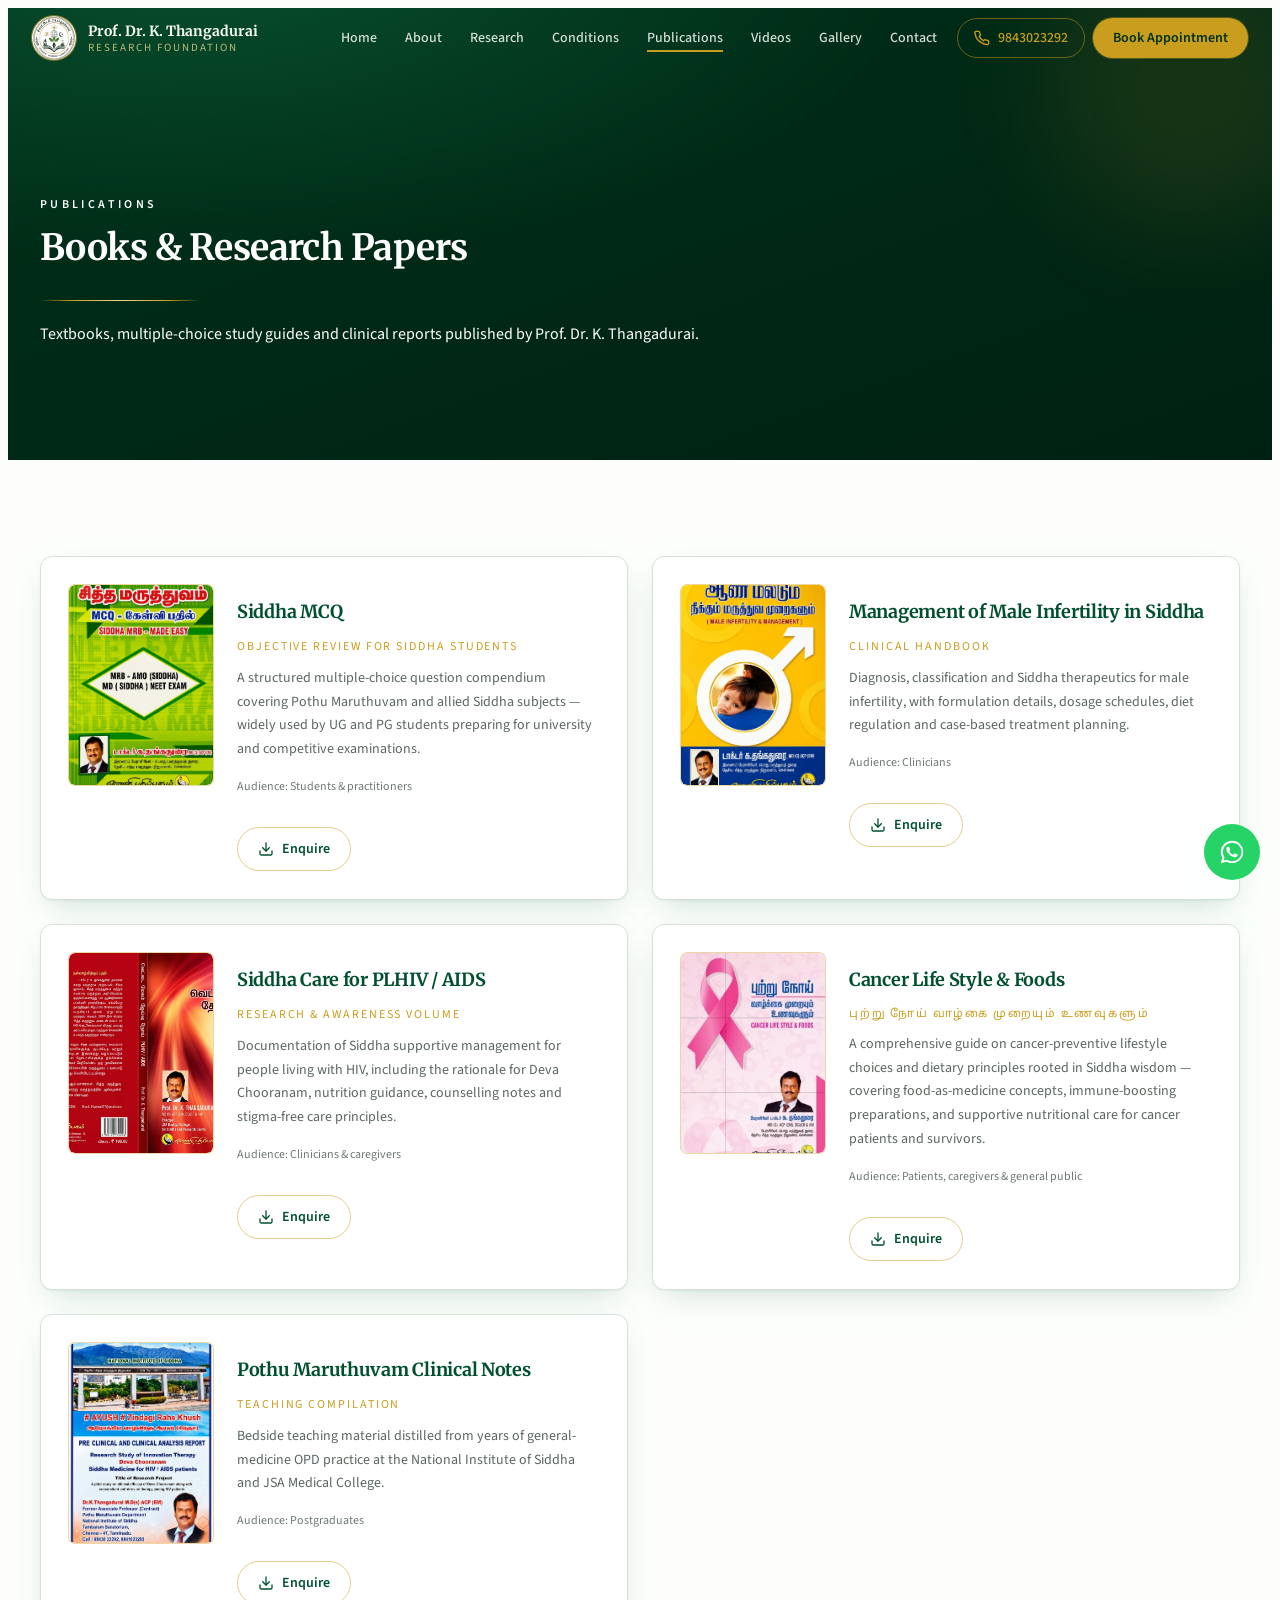
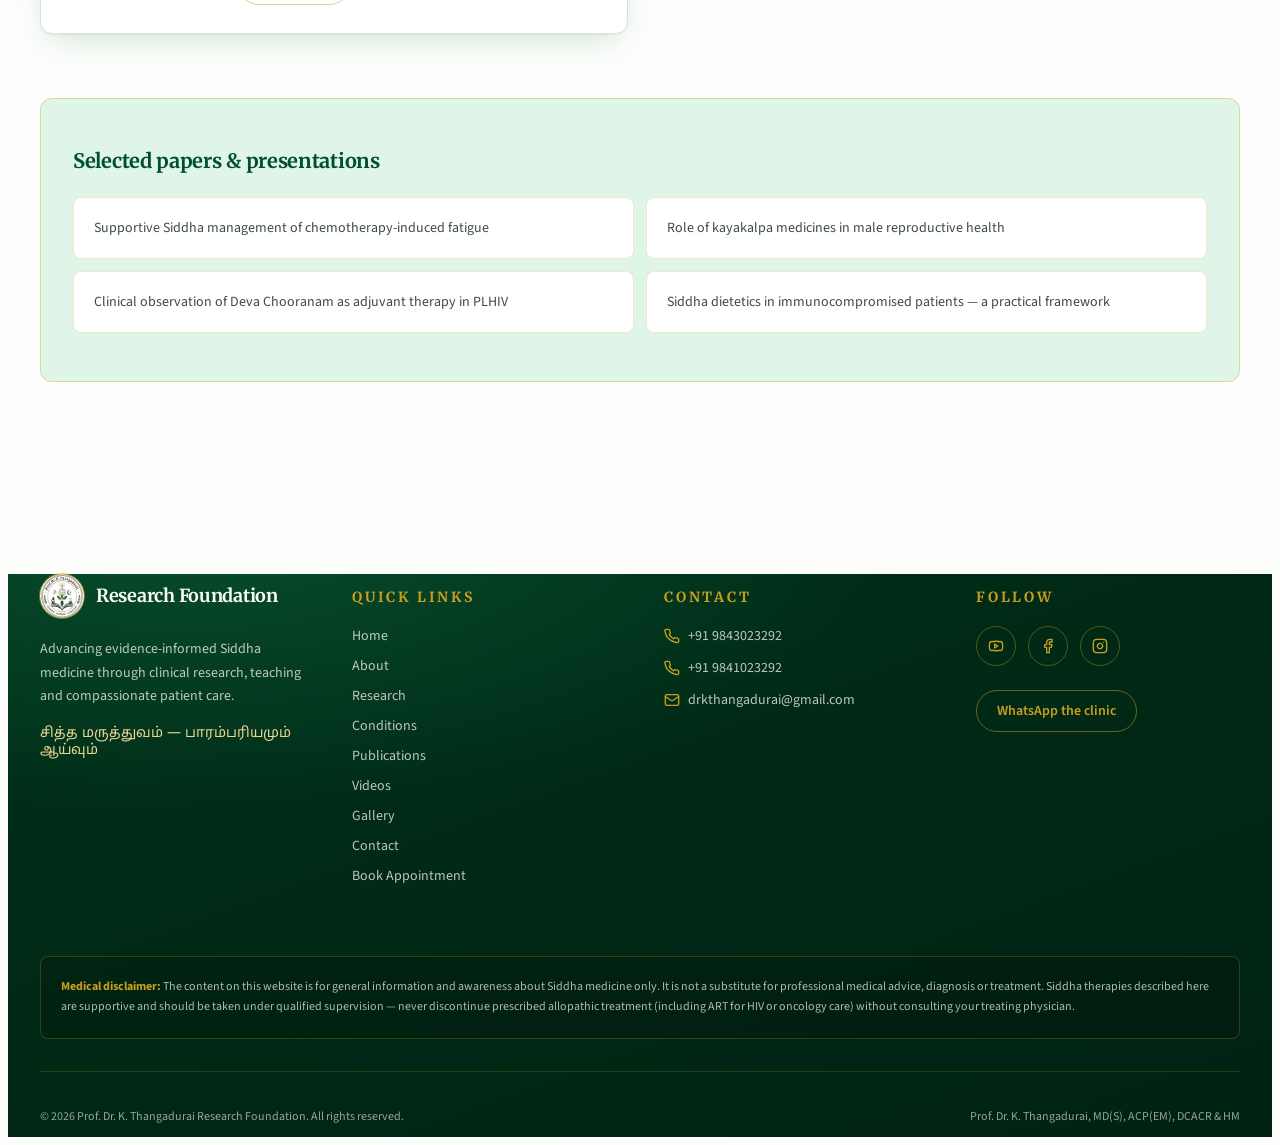
<file: publications.html>
<!DOCTYPE html>
<html lang="en">
<head>
  <meta charset="UTF-8" />
  <meta name="viewport" content="width=device-width, initial-scale=1" />
  <title>Publications & Books | Prof. Dr. K. Thangadurai, Siddha</title>
  <meta name="description" content="Books and publications by Prof. Dr. K. Thangadurai — Siddha MCQ guide, supportive cancer care, management of male infertility, and care for people living with PLHIV/AIDS." />
  <meta property="og:title" content="Publications | Prof. Dr. K. Thangadurai" />
  <meta property="og:description" content="Books and publications by Prof. Dr. K. Thangadurai — Siddha MCQ guide, supportive cancer care, management of male infertility, and care for people living with PLHIV/AIDS." />
  <meta property="og:type" content="website" />
  <link rel="canonical" href="publications.html" />
  <link rel="icon" href="assets/images/favicon.png" type="image/png" />
  <link rel="preconnect" href="https://fonts.googleapis.com" />
  <link rel="preconnect" href="https://fonts.gstatic.com" crossorigin />
  <link rel="stylesheet" href="https://fonts.googleapis.com/css2?family=Merriweather:ital,wght@0,400;0,700;0,900;1,400&family=Source+Sans+3:wght@300;400;500;600;700&family=Noto+Sans+Tamil:wght@400;500;700&display=swap" />
  <link rel="stylesheet" href="css/style.css" />
  <link rel="stylesheet" href="css/responsive.css" />
</head>
<body>
  <canvas id="sparkle-canvas" aria-hidden="true" style="pointer-events:none;position:fixed;inset:0;z-index:90;display:none;"></canvas>
  <div id="sparkle-dot" aria-hidden="true" style="pointer-events:none;position:fixed;top:0;left:0;z-index:91;display:none;width:28px;height:28px;border-radius:50%;border:1px solid oklch(0.72 0.14 88 / 0.7);mix-blend-mode:multiply;box-shadow:0 0 18px 2px oklch(0.72 0.14 88 / 0.45);"></div>

  <header id="site-header" class="site-header">
    <div class="header-inner">
      <a href="index.html" class="logo-link">
        <span class="logo-icon" id="logo-icon"><img src="assets/images/logo.png" alt="Prof. Dr. K. Thangadurai logo" width="44" height="44" style="width:100%;height:100%;object-fit:cover;border-radius:50%" /></span>
        <span class="logo-text">
          <span class="logo-name" id="logo-name">Prof. Dr. K. Thangadurai</span>
          <span class="logo-sub" id="logo-sub">Research Foundation</span>
        </span>
      </a>
      <div class="header-actions">
        <nav class="desktop-nav" aria-label="Main navigation">
          <a href="index.html" data-nav-link class="nav-link">Home</a>
          <a href="about.html" data-nav-link class="nav-link">About</a>
          <a href="research.html" data-nav-link class="nav-link">Research</a>
          <a href="conditions.html" data-nav-link class="nav-link">Conditions</a>
          <a href="publications.html" data-nav-link class="nav-link">Publications</a>
          <a href="videos.html" data-nav-link class="nav-link">Videos</a>
          <a href="gallery.html" data-nav-link class="nav-link">Gallery</a>
          <a href="contact.html" data-nav-link class="nav-link">Contact</a>
        </nav>
        <a href="tel:+919843023292" class="phone-btn" id="header-phone-btn">
          <svg viewBox="0 0 24 24" fill="none" stroke="currentColor" stroke-width="2" stroke-linecap="round" stroke-linejoin="round" width="16" height="16" aria-hidden="true"><path d="M22 16.92v3a2 2 0 0 1-2.18 2 19.79 19.79 0 0 1-8.63-3.07A19.5 19.5 0 0 1 4.69 13.73 19.79 19.79 0 0 1 1.61 5.1 2 2 0 0 1 3.59 2h3a2 2 0 0 1 2 1.72c.127.96.361 1.903.7 2.81a2 2 0 0 1-.45 2.11L7.91 9.91a16 16 0 0 0 6.16 6.16l.91-.91a2 2 0 0 1 2.11-.45c.907.339 1.85.573 2.81.7A2 2 0 0 1 22 16.92z"/></svg>
          9843023292
        </a>
        <a href="appointment.html" class="book-btn" id="header-book-btn">Book Appointment</a>
        <button type="button" id="mobile-menu-btn" class="mobile-menu-btn" aria-label="Open menu">
          <svg class="icon-menu" viewBox="0 0 24 24" fill="none" stroke="currentColor" stroke-width="2" stroke-linecap="round" stroke-linejoin="round" width="20" height="20" aria-hidden="true"><line x1="3" y1="6" x2="21" y2="6"/><line x1="3" y1="12" x2="21" y2="12"/><line x1="3" y1="18" x2="21" y2="18"/></svg>
          <svg class="icon-x" viewBox="0 0 24 24" fill="none" stroke="currentColor" stroke-width="2" stroke-linecap="round" stroke-linejoin="round" width="20" height="20" aria-hidden="true" style="display:none;"><line x1="18" y1="6" x2="6" y2="18"/><line x1="6" y1="6" x2="18" y2="18"/></svg>
        </button>
      </div>
    </div>
    <div id="mobile-nav" class="mobile-nav">
      <nav class="mobile-nav-links" aria-label="Mobile navigation">
        <a href="index.html" class="mobile-nav-link">Home</a>
        <a href="about.html" class="mobile-nav-link">About</a>
        <a href="research.html" class="mobile-nav-link">Research</a>
        <a href="conditions.html" class="mobile-nav-link">Conditions</a>
        <a href="publications.html" class="mobile-nav-link">Publications</a>
        <a href="videos.html" class="mobile-nav-link">Videos</a>
        <a href="gallery.html" class="mobile-nav-link">Gallery</a>
        <a href="contact.html" class="mobile-nav-link">Contact</a>
        <a href="appointment.html" class="mobile-book-btn">Book Appointment</a>
      </nav>
    </div>
  </header>
  <main>
    <section class="page-hero surface-emerald">
      <div aria-hidden="true" class="page-hero-orb animate-float"></div>
      <div class="container">
        <div class="reveal section-heading text-left">
          <p class="eyebrow-text">Publications</p>
          <h1 class="section-title font-display" style="color:var(--primary-foreground)">Books &amp; Research Papers</h1>
          <div class="gold-rule" aria-hidden="true"></div>
          <p class="section-subtitle" style="color:oklch(0.985 0.01 120 / 0.75)">Textbooks, multiple-choice study guides and clinical reports published by Prof. Dr. K. Thangadurai.</p>
        </div>
      </div>
    </section>

    <section class="section-pad">
      <div class="container">
        <div class="pub-grid">

          <div class="reveal card-lift pub-card" style="transition-delay:0ms">
            <div class="book-cover book-cover-img">
              <img src="assets/images/book-siddha-mcq.jpg" alt="Siddha MCQ book cover by Dr. K. Thangadurai" loading="lazy" class="book-cover-photo" />
            </div>
            <div>
              <h2 class="font-display pub-title">Siddha MCQ</h2>
              <p class="pub-subtitle">Objective review for Siddha students</p>
              <p class="pub-desc">A structured multiple-choice question compendium covering Pothu Maruthuvam and allied Siddha subjects — widely used by UG and PG students preparing for university and competitive examinations.</p>
              <p class="pub-audience">Audience: Students &amp; practitioners</p>
              <a href="https://wa.me/919841023292?text=Hello%2C%20I%20would%20like%20to%20enquire%20about%20the%20book%20%22Siddha%20MCQ%22." target="_blank" rel="noopener noreferrer" class="btn-outline-primary mt-5">
                <svg viewBox="0 0 24 24" fill="none" stroke="currentColor" stroke-width="2" stroke-linecap="round" stroke-linejoin="round" width="16" height="16" aria-hidden="true"><path d="M21 15v4a2 2 0 0 1-2 2H5a2 2 0 0 1-2-2v-4"/><polyline points="7 10 12 15 17 10"/><line x1="12" x2="12" y1="15" y2="3"/></svg>
                Enquire
              </a>
            </div>
          </div>

          <div class="reveal card-lift pub-card" style="transition-delay:100ms">
            <div class="book-cover book-cover-img">
              <img src="assets/images/book-male-infertility.jpg" alt="Management of Male Infertility in Siddha book cover by Dr. K. Thangadurai" loading="lazy" class="book-cover-photo" />
            </div>
            <div>
              <h2 class="font-display pub-title">Management of Male Infertility in Siddha</h2>
              <p class="pub-subtitle">Clinical handbook</p>
              <p class="pub-desc">Diagnosis, classification and Siddha therapeutics for male infertility, with formulation details, dosage schedules, diet regulation and case-based treatment planning.</p>
              <p class="pub-audience">Audience: Clinicians</p>
              <a href="https://wa.me/919841023292?text=Hello%2C%20I%20would%20like%20to%20enquire%20about%20the%20book%20%22Management%20of%20Male%20Infertility%20in%20Siddha%22." target="_blank" rel="noopener noreferrer" class="btn-outline-primary mt-5">
                <svg viewBox="0 0 24 24" fill="none" stroke="currentColor" stroke-width="2" stroke-linecap="round" stroke-linejoin="round" width="16" height="16" aria-hidden="true"><path d="M21 15v4a2 2 0 0 1-2 2H5a2 2 0 0 1-2-2v-4"/><polyline points="7 10 12 15 17 10"/><line x1="12" x2="12" y1="15" y2="3"/></svg>
                Enquire
              </a>
            </div>
          </div>

          <div class="reveal card-lift pub-card" style="transition-delay:200ms">
            <div class="book-cover book-cover-img">
              <img src="assets/images/book-plhiv-aids.jpg" alt="Siddha Care for PLHIV / AIDS book cover by Dr. K. Thangadurai" loading="lazy" class="book-cover-photo" />
            </div>
            <div>
              <h2 class="font-display pub-title">Siddha Care for PLHIV / AIDS</h2>
              <p class="pub-subtitle">Research &amp; awareness volume</p>
              <p class="pub-desc">Documentation of Siddha supportive management for people living with HIV, including the rationale for Deva Chooranam, nutrition guidance, counselling notes and stigma-free care principles.</p>
              <p class="pub-audience">Audience: Clinicians &amp; caregivers</p>
              <a href="https://wa.me/919841023292?text=Hello%2C%20I%20would%20like%20to%20enquire%20about%20the%20book%20%22Siddha%20Care%20for%20PLHIV%20%2F%20AIDS%22." target="_blank" rel="noopener noreferrer" class="btn-outline-primary mt-5">
                <svg viewBox="0 0 24 24" fill="none" stroke="currentColor" stroke-width="2" stroke-linecap="round" stroke-linejoin="round" width="16" height="16" aria-hidden="true"><path d="M21 15v4a2 2 0 0 1-2 2H5a2 2 0 0 1-2-2v-4"/><polyline points="7 10 12 15 17 10"/><line x1="12" x2="12" y1="15" y2="3"/></svg>
                Enquire
              </a>
            </div>
          </div>

          <!-- Cancer Life Style & Foods book -->
          <div class="reveal card-lift pub-card" style="transition-delay:300ms">
            <div class="book-cover book-cover-img">
              <img src="assets/images/book-cancer-lifestyle.jpg" alt="Cancer Life Style &amp; Foods book cover by Dr. K. Thangadurai" loading="lazy" class="book-cover-photo" />
            </div>
            <div>
              <h2 class="font-display pub-title">Cancer Life Style &amp; Foods</h2>
              <p class="pub-subtitle" style="font-size:0.7rem;">புற்று நோய் வாழ்கை முறையும் உணவுகளும்</p>
              <p class="pub-desc">A comprehensive guide on cancer-preventive lifestyle choices and dietary principles rooted in Siddha wisdom — covering food-as-medicine concepts, immune-boosting preparations, and supportive nutritional care for cancer patients and survivors.</p>
              <p class="pub-audience">Audience: Patients, caregivers &amp; general public</p>
              <a href="https://wa.me/919841023292?text=Hello%2C%20I%20would%20like%20to%20enquire%20about%20the%20book%20%22Cancer%20Life%20Style%20%26%20Foods%22." target="_blank" rel="noopener noreferrer" class="btn-outline-primary mt-5">
                <svg viewBox="0 0 24 24" fill="none" stroke="currentColor" stroke-width="2" stroke-linecap="round" stroke-linejoin="round" width="16" height="16" aria-hidden="true"><path d="M21 15v4a2 2 0 0 1-2 2H5a2 2 0 0 1-2-2v-4"/><polyline points="7 10 12 15 17 10"/><line x1="12" x2="12" y1="15" y2="3"/></svg>
                Enquire
              </a>
            </div>
          </div>

          <div class="reveal card-lift pub-card" style="transition-delay:400ms">
            <div class="book-cover book-cover-img">
              <img src="assets/images/book-pothu-maruthuvam.jpg" alt="Pothu Maruthuvam Clinical Notes cover by Dr. K. Thangadurai" loading="lazy" class="book-cover-photo" />
            </div>
            <div>
              <h2 class="font-display pub-title">Pothu Maruthuvam Clinical Notes</h2>
              <p class="pub-subtitle">Teaching compilation</p>
              <p class="pub-desc">Bedside teaching material distilled from years of general-medicine OPD practice at the National Institute of Siddha and JSA Medical College.</p>
              <p class="pub-audience">Audience: Postgraduates</p>
              <a href="https://wa.me/919841023292?text=Hello%2C%20I%20would%20like%20to%20enquire%20about%20the%20book%20%22Pothu%20Maruthuvam%20Clinical%20Notes%22." target="_blank" rel="noopener noreferrer" class="btn-outline-primary mt-5">
                <svg viewBox="0 0 24 24" fill="none" stroke="currentColor" stroke-width="2" stroke-linecap="round" stroke-linejoin="round" width="16" height="16" aria-hidden="true"><path d="M21 15v4a2 2 0 0 1-2 2H5a2 2 0 0 1-2-2v-4"/><polyline points="7 10 12 15 17 10"/><line x1="12" x2="12" y1="15" y2="3"/></svg>
                Enquire
              </a>
            </div>
          </div>
        </div>

        <div class="reveal papers-card mt-16" style="transition-delay:120ms">
          <h2 class="font-display" style="font-size:1.25rem;font-weight:700;color:var(--primary)">Selected papers &amp; presentations</h2>
          <ul class="papers-list">
            <li class="paper-item">Supportive Siddha management of chemotherapy-induced fatigue</li>
            <li class="paper-item">Role of kayakalpa medicines in male reproductive health</li>
            <li class="paper-item">Clinical observation of Deva Chooranam as adjuvant therapy in PLHIV</li>
            <li class="paper-item">Siddha dietetics in immunocompromised patients — a practical framework</li>
          </ul>
        </div>
      </div>
    </section>
  </main>

  <footer class="site-footer surface-emerald">
    <div class="container">
      <div class="footer-grid">
        <div>
          <div class="footer-logo">
            <span class="footer-logo-icon"><img src="assets/images/logo.png" alt="Prof. Dr. K. Thangadurai logo" width="44" height="44" style="width:100%;height:100%;object-fit:cover;border-radius:50%" /></span>
            <span class="footer-logo-name font-display">Research Foundation</span>
          </div>
          <p class="footer-desc">Advancing evidence-informed Siddha medicine through clinical research, teaching and compassionate patient care.</p>
          <p class="font-tamil footer-tamil">சித்த மருத்துவம் — பாரம்பரியமும் ஆய்வும்</p>
        </div>
        <div>
          <h3 class="footer-heading font-display">Quick Links</h3>
          <ul class="footer-links">
            <li><a href="index.html" class="footer-link">Home</a></li>
            <li><a href="about.html" class="footer-link">About</a></li>
            <li><a href="research.html" class="footer-link">Research</a></li>
            <li><a href="conditions.html" class="footer-link">Conditions</a></li>
            <li><a href="publications.html" class="footer-link">Publications</a></li>
            <li><a href="videos.html" class="footer-link">Videos</a></li>
            <li><a href="gallery.html" class="footer-link">Gallery</a></li>
            <li><a href="contact.html" class="footer-link">Contact</a></li>
            <li><a href="appointment.html" class="footer-link">Book Appointment</a></li>
          </ul>
        </div>
        <div>
          <h3 class="footer-heading font-display">Contact</h3>
          <ul class="footer-contact-list">
            <li class="footer-contact-item">
              <svg viewBox="0 0 24 24" fill="none" stroke="currentColor" stroke-width="2" stroke-linecap="round" stroke-linejoin="round" width="16" height="16" class="text-gold shrink-0" aria-hidden="true"><path d="M22 16.92v3a2 2 0 0 1-2.18 2 19.79 19.79 0 0 1-8.63-3.07A19.5 19.5 0 0 1 4.69 13.73 19.79 19.79 0 0 1 1.61 5.1 2 2 0 0 1 3.59 2h3a2 2 0 0 1 2 1.72c.127.96.361 1.903.7 2.81a2 2 0 0 1-.45 2.11L7.91 9.91a16 16 0 0 0 6.16 6.16l.91-.91a2 2 0 0 1 2.11-.45c.907.339 1.85.573 2.81.7A2 2 0 0 1 22 16.92z"/></svg>
              <a href="tel:+919843023292" class="footer-link">+91 9843023292</a>
            </li>
            <li class="footer-contact-item">
              <svg viewBox="0 0 24 24" fill="none" stroke="currentColor" stroke-width="2" stroke-linecap="round" stroke-linejoin="round" width="16" height="16" class="text-gold shrink-0" aria-hidden="true"><path d="M22 16.92v3a2 2 0 0 1-2.18 2 19.79 19.79 0 0 1-8.63-3.07A19.5 19.5 0 0 1 4.69 13.73 19.79 19.79 0 0 1 1.61 5.1 2 2 0 0 1 3.59 2h3a2 2 0 0 1 2 1.72c.127.96.361 1.903.7 2.81a2 2 0 0 1-.45 2.11L7.91 9.91a16 16 0 0 0 6.16 6.16l.91-.91a2 2 0 0 1 2.11-.45c.907.339 1.85.573 2.81.7A2 2 0 0 1 22 16.92z"/></svg>
              <a href="tel:+919841023292" class="footer-link">+91 9841023292</a>
            </li>
            <li class="footer-contact-item">
              <svg viewBox="0 0 24 24" fill="none" stroke="currentColor" stroke-width="2" stroke-linecap="round" stroke-linejoin="round" width="16" height="16" class="text-gold shrink-0" aria-hidden="true"><rect width="20" height="16" x="2" y="4" rx="2"/><path d="m22 7-8.97 5.7a1.94 1.94 0 0 1-2.06 0L2 7"/></svg>
              <a href="mailto:drkthangadurai@gmail.com" class="footer-link" style="word-break:break-all">drkthangadurai@gmail.com</a>
            </li>
          </ul>
        </div>
        <div>
          <h3 class="footer-heading font-display">Follow</h3>
          <div class="footer-social">
            <a href="https://youtube.com/@doctorgoldsk39?si=NScjf9yyjfBXE1gR" aria-label="YouTube" target="_blank" rel="noopener noreferrer" class="social-btn">
              <svg viewBox="0 0 24 24" fill="none" stroke="currentColor" stroke-width="2" stroke-linecap="round" stroke-linejoin="round" width="16" height="16" aria-hidden="true"><path d="M2.5 17a24.12 24.12 0 0 1 0-10 2 2 0 0 1 1.4-1.4 49.56 49.56 0 0 1 16.2 0A2 2 0 0 1 21.5 7a24.12 24.12 0 0 1 0 10 2 2 0 0 1-1.4 1.4 49.55 49.55 0 0 1-16.2 0A2 2 0 0 1 2.5 17"/><path d="m10 15 5-3-5-3z"/></svg>
            </a>
            <a href="https://www.facebook.com/" aria-label="Facebook" target="_blank" rel="noopener noreferrer" class="social-btn">
              <svg viewBox="0 0 24 24" fill="none" stroke="currentColor" stroke-width="2" stroke-linecap="round" stroke-linejoin="round" width="16" height="16" aria-hidden="true"><path d="M18 2h-3a5 5 0 0 0-5 5v3H7v4h3v8h4v-8h3l1-4h-4V7a1 1 0 0 1 1-1h3z"/></svg>
            </a>
            <a href="https://www.instagram.com/" aria-label="Instagram" target="_blank" rel="noopener noreferrer" class="social-btn">
              <svg viewBox="0 0 24 24" fill="none" stroke="currentColor" stroke-width="2" stroke-linecap="round" stroke-linejoin="round" width="16" height="16" aria-hidden="true"><rect width="20" height="20" x="2" y="2" rx="5" ry="5"/><path d="M16 11.37A4 4 0 1 1 12.63 8 4 4 0 0 1 16 11.37z"/><line x1="17.5" x2="17.51" y1="6.5" y2="6.5"/></svg>
            </a>
          </div>
          <a href="https://wa.me/919841023292?text=Hello%20Doctor%2C%20I%20would%20like%20to%20book%20a%20Siddha%20consultation." target="_blank" rel="noopener noreferrer" class="footer-wa-btn mt-6">WhatsApp the clinic</a>
        </div>
      </div>
      <div class="footer-disclaimer">
        <strong class="text-gold">Medical disclaimer:</strong> The content on this website is for general information and awareness about Siddha medicine only. It is not a substitute for professional medical advice, diagnosis or treatment. Siddha therapies described here are supportive and should be taken under qualified supervision — never discontinue prescribed allopathic treatment (including ART for HIV or oncology care) without consulting your treating physician.
      </div>
      <div class="footer-bottom">
        <p>&copy; <span id="footer-year"></span> Prof. Dr. K. Thangadurai Research Foundation. All rights reserved.</p>
        <p>Prof. Dr. K. Thangadurai, MD(S), ACP(EM), DCACR &amp; HM</p>
      </div>
    </div>
  </footer>

  <a href="https://wa.me/919841023292?text=Hello%20Doctor%2C%20I%20would%20like%20to%20book%20a%20Siddha%20consultation." target="_blank" rel="noopener noreferrer" aria-label="Chat with us on WhatsApp" class="whatsapp-btn animate-pulse-ring">
    <svg viewBox="0 0 32 32" style="width:28px;height:28px;fill:white;" aria-hidden="true">
      <path d="M16.02 3.2c-7.06 0-12.8 5.73-12.8 12.79 0 2.25.59 4.45 1.72 6.39L3.2 28.8l6.6-1.72a12.77 12.77 0 0 0 6.22 1.59h.01c7.05 0 12.79-5.74 12.79-12.8 0-3.42-1.33-6.63-3.75-9.04a12.68 12.68 0 0 0-9.05-3.63zm0 23.28h-.01c-1.86 0-3.69-.5-5.28-1.45l-.38-.22-3.92 1.02 1.05-3.82-.25-.39a10.6 10.6 0 0 1-1.63-5.66c0-5.87 4.78-10.64 10.65-10.64 2.84 0 5.51 1.11 7.52 3.12a10.57 10.57 0 0 1 3.11 7.53c0 5.87-4.78 10.64-10.64 10.64zm5.84-7.97c-.32-.16-1.89-.93-2.18-1.04-.29-.11-.5-.16-.72.16-.21.32-.82 1.04-1.01 1.25-.19.21-.37.24-.69.08-.32-.16-1.35-.5-2.57-1.59-.95-.85-1.59-1.89-1.78-2.21-.19-.32-.02-.5.14-.66.15-.14.32-.37.48-.56.16-.19.21-.32.32-.53.11-.21.05-.4-.03-.56-.08-.16-.72-1.73-.99-2.37-.26-.62-.52-.54-.72-.55l-.61-.01c-.21 0-.56.08-.85.4-.29.32-1.11 1.09-1.11 2.66s1.14 3.08 1.3 3.29c.16.21 2.24 3.42 5.43 4.8.76.33 1.35.52 1.81.67.76.24 1.45.21 2 .13.61-.09 1.89-.77 2.15-1.52.27-.75.27-1.38.19-1.52-.08-.13-.29-.21-.61-.37z"/>
    </svg>
  </a>

  <script>
    if (!window.matchMedia('(pointer: coarse)').matches && window.innerWidth >= 768) {
      document.getElementById('sparkle-canvas').style.display = 'block';
      document.getElementById('sparkle-dot').style.display = 'block';
    }
    document.getElementById('footer-year').textContent = new Date().getFullYear();
  </script>
  <script src="js/main.js"></script>
</body>
</html>
</file>
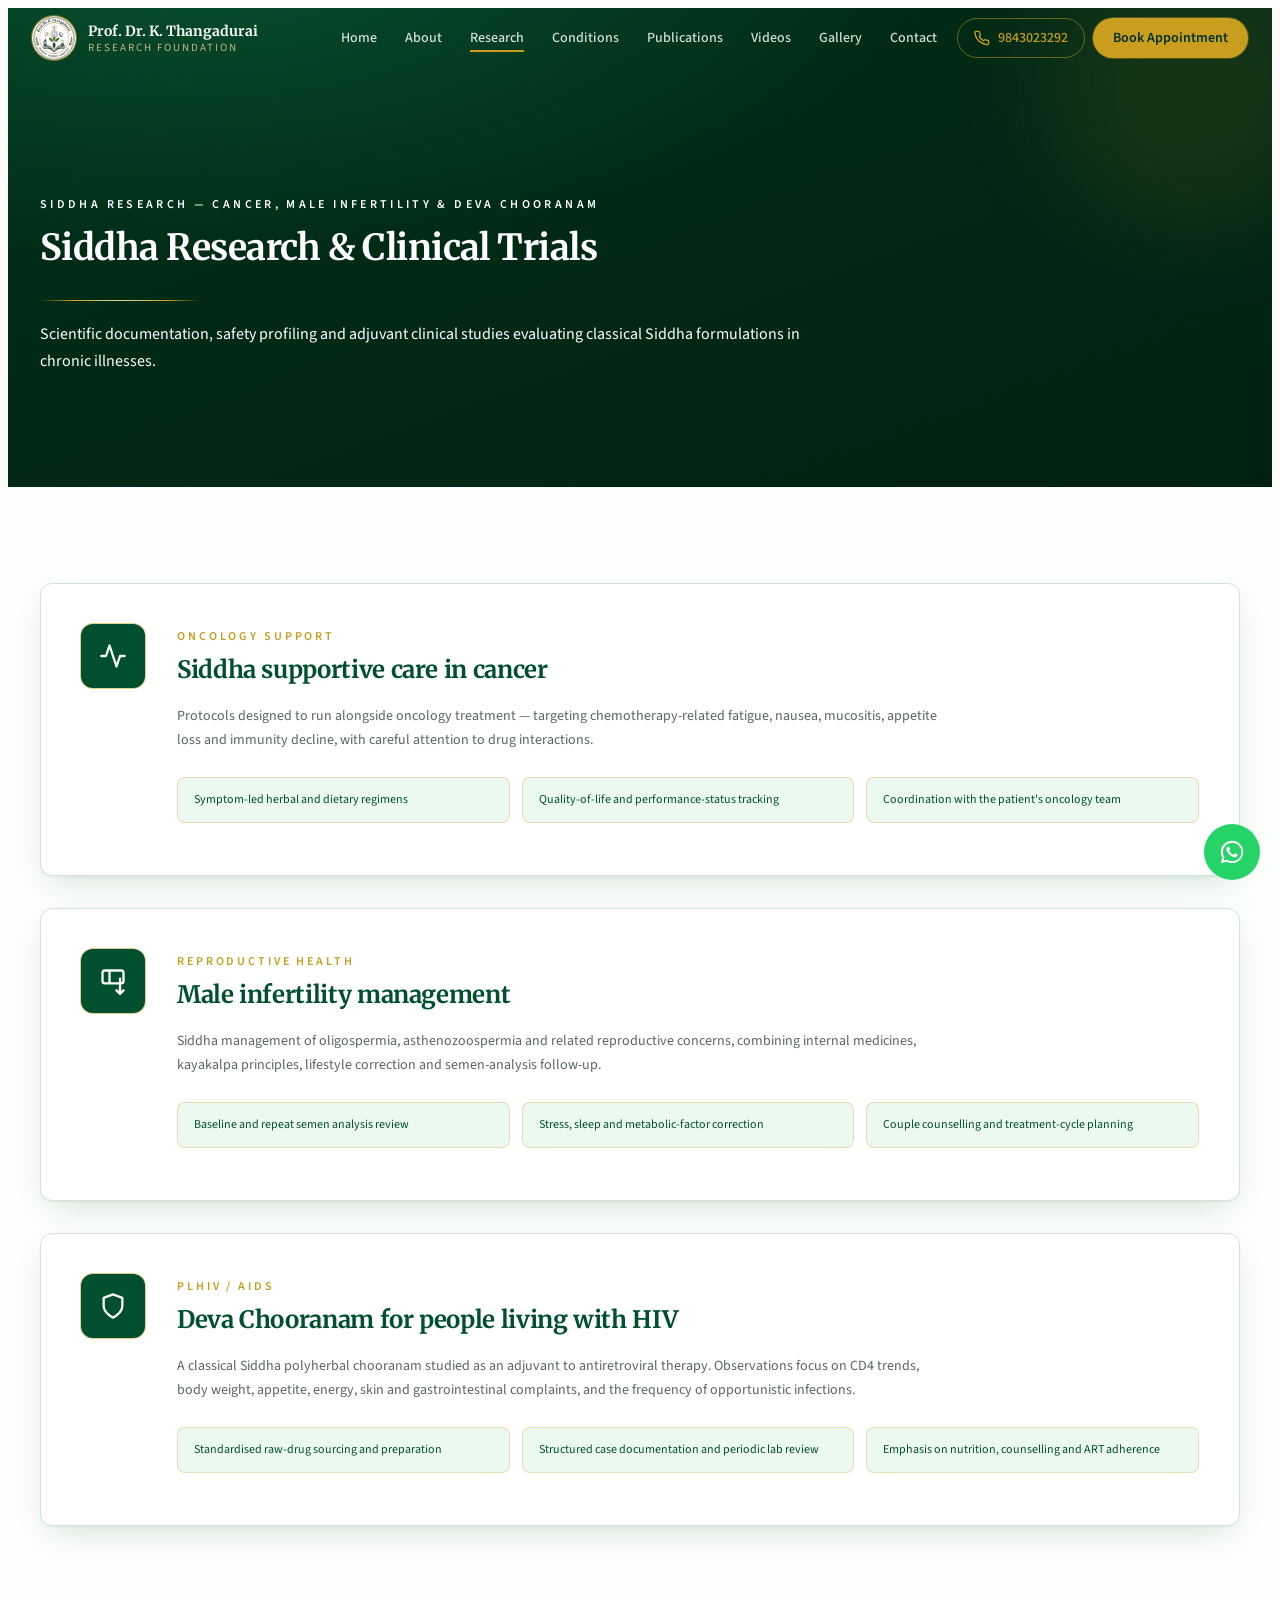
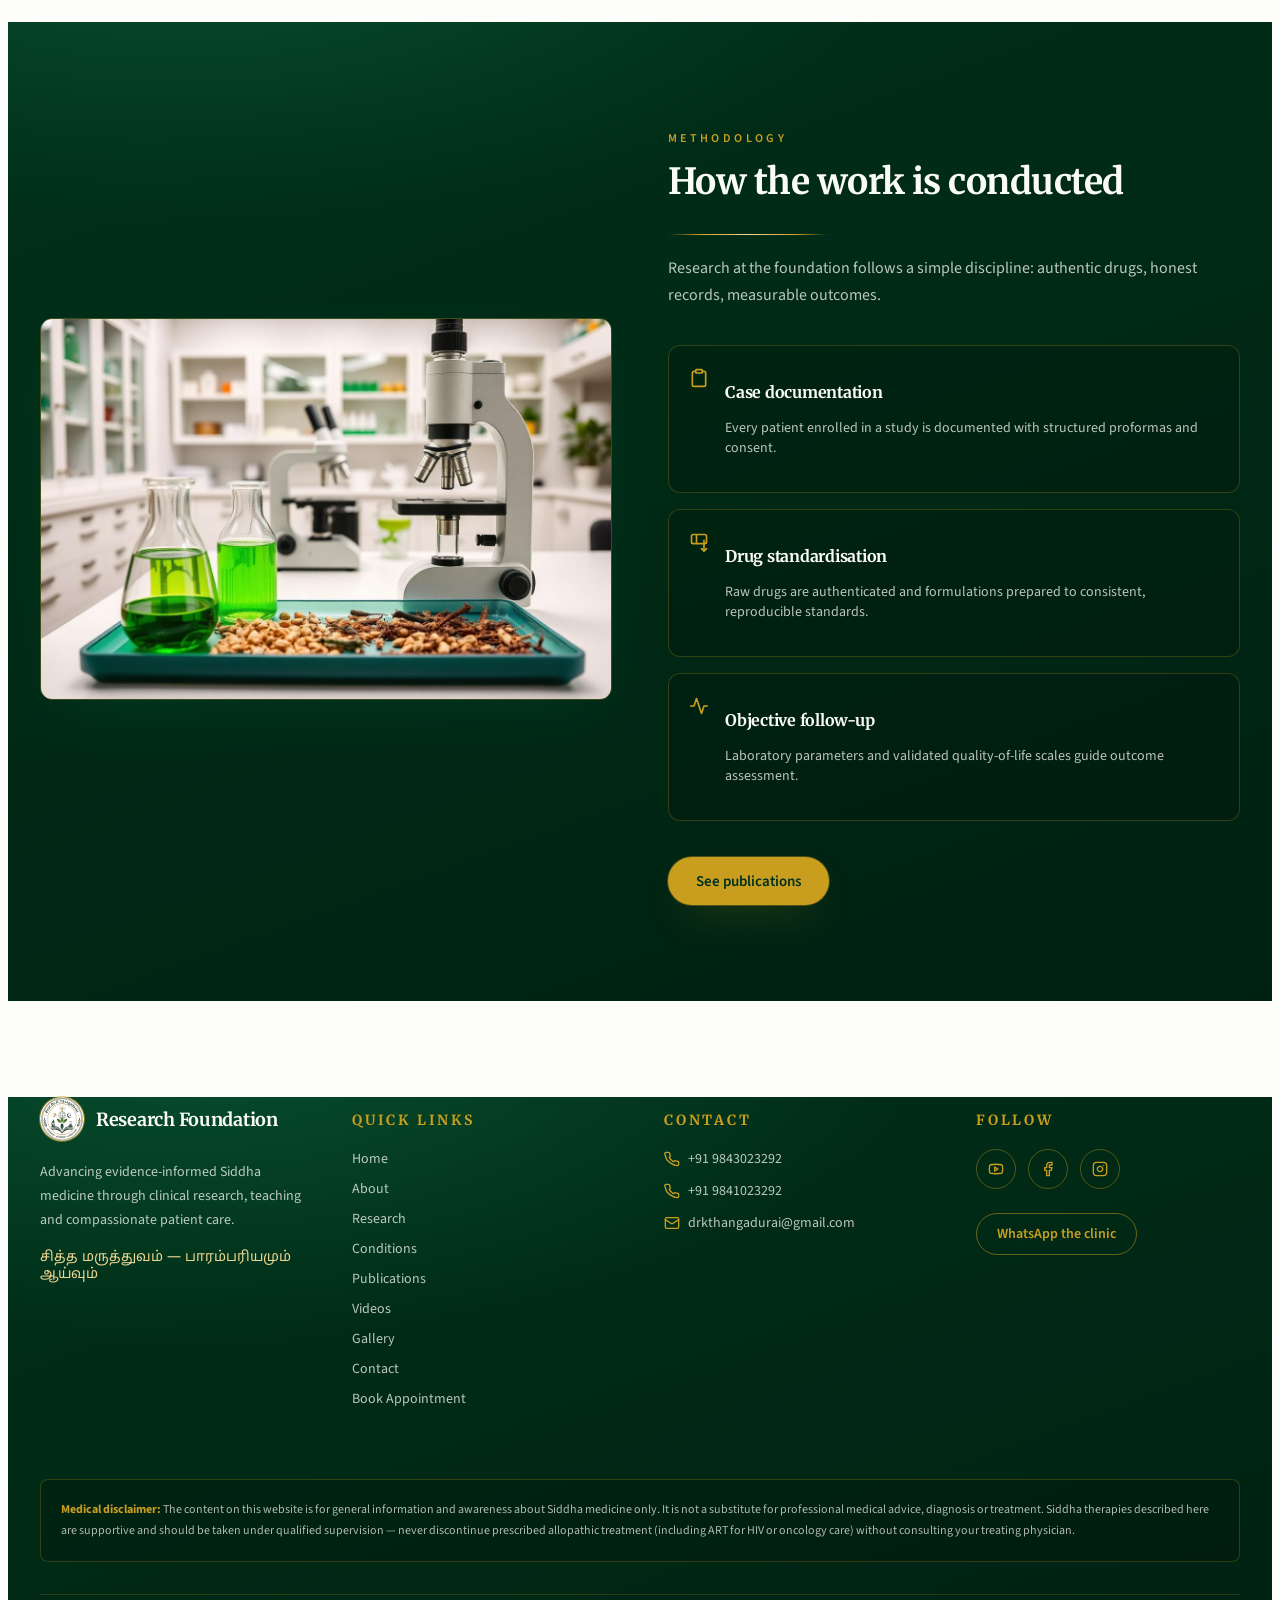
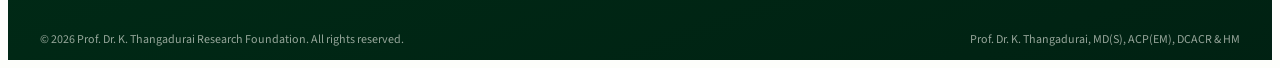
<file: research.html>
<!DOCTYPE html>
<html lang="en">
<head>
  <meta charset="UTF-8" />
  <meta name="viewport" content="width=device-width, initial-scale=1" />
  <title>Siddha Research — Cancer, Male Infertility &amp; Deva Chooranam</title>
  <meta name="description" content="Research by Prof. Dr. K. Thangadurai on Siddha medicine for supportive cancer care, male infertility management, and PLHIV/AIDS including Deva Chooranam." />
  <meta property="og:title" content="Siddha Research — Cancer, Male Infertility &amp; Deva Chooranam" />
  <meta property="og:description" content="Research by Prof. Dr. K. Thangadurai on Siddha medicine for supportive cancer care, male infertility management, and PLHIV/AIDS including Deva Chooranam." />
  <meta property="og:type" content="website" />
  <link rel="canonical" href="research.html" />
  <link rel="icon" href="assets/images/favicon.png" type="image/png" />
  <link rel="preconnect" href="https://fonts.googleapis.com" />
  <link rel="preconnect" href="https://fonts.gstatic.com" crossorigin />
  <link rel="stylesheet" href="https://fonts.googleapis.com/css2?family=Merriweather:ital,wght@0,400;0,700;0,900;1,400&family=Source+Sans+3:wght@300;400;500;600;700&family=Noto+Sans+Tamil:wght@400;500;700&display=swap" />
  <link rel="stylesheet" href="css/style.css" />
  <link rel="stylesheet" href="css/responsive.css" />
</head>
<body>
  <canvas id="sparkle-canvas" aria-hidden="true" style="pointer-events:none;position:fixed;inset:0;z-index:90;display:none;"></canvas>
  <div id="sparkle-dot" aria-hidden="true" style="pointer-events:none;position:fixed;top:0;left:0;z-index:91;display:none;width:28px;height:28px;border-radius:50%;border:1px solid oklch(0.72 0.14 88 / 0.7);mix-blend-mode:multiply;box-shadow:0 0 18px 2px oklch(0.72 0.14 88 / 0.45);"></div>

  <header id="site-header" class="site-header">
    <div class="header-inner">
      <a href="index.html" class="logo-link">
        <span class="logo-icon" id="logo-icon"><img src="assets/images/logo.png" alt="Prof. Dr. K. Thangadurai logo" width="44" height="44" style="width:100%;height:100%;object-fit:cover;border-radius:50%" /></span>
        <span class="logo-text">
          <span class="logo-name" id="logo-name">Prof. Dr. K. Thangadurai</span>
          <span class="logo-sub" id="logo-sub">Research Foundation</span>
        </span>
      </a>
      <div class="header-actions">
        <nav class="desktop-nav" aria-label="Main navigation">
          <a href="index.html" data-nav-link class="nav-link">Home</a>
          <a href="about.html" data-nav-link class="nav-link">About</a>
          <a href="research.html" data-nav-link class="nav-link">Research</a>
          <a href="conditions.html" data-nav-link class="nav-link">Conditions</a>
          <a href="publications.html" data-nav-link class="nav-link">Publications</a>
          <a href="videos.html" data-nav-link class="nav-link">Videos</a>
          <a href="gallery.html" data-nav-link class="nav-link">Gallery</a>
          <a href="contact.html" data-nav-link class="nav-link">Contact</a>
        </nav>
        <a href="tel:+919843023292" class="phone-btn" id="header-phone-btn">
          <svg viewBox="0 0 24 24" fill="none" stroke="currentColor" stroke-width="2" stroke-linecap="round" stroke-linejoin="round" width="16" height="16" aria-hidden="true"><path d="M22 16.92v3a2 2 0 0 1-2.18 2 19.79 19.79 0 0 1-8.63-3.07A19.5 19.5 0 0 1 4.69 13.73 19.79 19.79 0 0 1 1.61 5.1 2 2 0 0 1 3.59 2h3a2 2 0 0 1 2 1.72c.127.96.361 1.903.7 2.81a2 2 0 0 1-.45 2.11L7.91 9.91a16 16 0 0 0 6.16 6.16l.91-.91a2 2 0 0 1 2.11-.45c.907.339 1.85.573 2.81.7A2 2 0 0 1 22 16.92z"/></svg>
          9843023292
        </a>
        <a href="appointment.html" class="book-btn" id="header-book-btn">Book Appointment</a>
        <button type="button" id="mobile-menu-btn" class="mobile-menu-btn" aria-label="Open menu">
          <svg class="icon-menu" viewBox="0 0 24 24" fill="none" stroke="currentColor" stroke-width="2" stroke-linecap="round" stroke-linejoin="round" width="20" height="20" aria-hidden="true"><line x1="3" y1="6" x2="21" y2="6"/><line x1="3" y1="12" x2="21" y2="12"/><line x1="3" y1="18" x2="21" y2="18"/></svg>
          <svg class="icon-x" viewBox="0 0 24 24" fill="none" stroke="currentColor" stroke-width="2" stroke-linecap="round" stroke-linejoin="round" width="20" height="20" aria-hidden="true" style="display:none;"><line x1="18" y1="6" x2="6" y2="18"/><line x1="6" y1="6" x2="18" y2="18"/></svg>
        </button>
      </div>
    </div>
    <div id="mobile-nav" class="mobile-nav">
      <nav class="mobile-nav-links" aria-label="Mobile navigation">
        <a href="index.html" class="mobile-nav-link">Home</a>
        <a href="about.html" class="mobile-nav-link">About</a>
        <a href="research.html" class="mobile-nav-link">Research</a>
        <a href="conditions.html" class="mobile-nav-link">Conditions</a>
        <a href="publications.html" class="mobile-nav-link">Publications</a>
        <a href="videos.html" class="mobile-nav-link">Videos</a>
        <a href="gallery.html" class="mobile-nav-link">Gallery</a>
        <a href="contact.html" class="mobile-nav-link">Contact</a>
        <a href="appointment.html" class="mobile-book-btn">Book Appointment</a>
      </nav>
    </div>
  </header>
  <main>
    <section class="page-hero surface-emerald">
      <div aria-hidden="true" class="page-hero-orb animate-float"></div>
      <div class="container">
        <div class="reveal section-heading text-left">
          <p class="eyebrow-text">Siddha Research — Cancer, Male Infertility &amp; Deva Chooranam</p>
          <h1 class="section-title font-display" style="color:var(--primary-foreground)">Siddha Research &amp; Clinical Trials</h1>
          <div class="gold-rule" aria-hidden="true"></div>
          <p class="section-subtitle" style="color:oklch(0.985 0.01 120 / 0.75)">Scientific documentation, safety profiling and adjuvant clinical studies evaluating classical Siddha formulations in chronic illnesses.</p>
        </div>
      </div>
    </section>

    <section class="section-pad">
      <div class="container" style="max-width:80rem">
        <div style="display:flex;flex-direction:column;gap:2rem">

          <div class="reveal card-lift research-project-card" style="transition-delay:0ms">
            <span class="research-project-icon">
              <svg viewBox="0 0 24 24" fill="none" stroke="currentColor" stroke-width="2" stroke-linecap="round" stroke-linejoin="round" width="28" height="28" aria-hidden="true"><polyline points="22 12 18 12 15 21 9 3 6 12 2 12"/></svg>
            </span>
            <div>
              <span class="research-tag">Oncology support</span>
              <h2 class="font-display research-project-title">Siddha supportive care in cancer</h2>
              <p class="research-project-text">Protocols designed to run alongside oncology treatment — targeting chemotherapy-related fatigue, nausea, mucositis, appetite loss and immunity decline, with careful attention to drug interactions.</p>
              <ul class="research-points">
                <li>Symptom-led herbal and dietary regimens</li>
                <li>Quality-of-life and performance-status tracking</li>
                <li>Coordination with the patient's oncology team</li>
              </ul>
            </div>
          </div>

          <div class="reveal card-lift research-project-card" style="transition-delay:100ms">
            <span class="research-project-icon">
              <svg viewBox="0 0 24 24" fill="none" stroke="currentColor" stroke-width="2" stroke-linecap="round" stroke-linejoin="round" width="28" height="28" aria-hidden="true"><path d="M9 3H5a2 2 0 0 0-2 2v4m6-6h10a2 2 0 0 1 2 2v4M9 3v11m0 0H5a2 2 0 0 1-2-2V9m6 5h10a2 2 0 0 0 2-2V9m-6 11 3 3m0 0 3-3m-3 3V10"/></svg>
            </span>
            <div>
              <span class="research-tag">Reproductive health</span>
              <h2 class="font-display research-project-title">Male infertility management</h2>
              <p class="research-project-text">Siddha management of oligospermia, asthenozoospermia and related reproductive concerns, combining internal medicines, kayakalpa principles, lifestyle correction and semen-analysis follow-up.</p>
              <ul class="research-points">
                <li>Baseline and repeat semen analysis review</li>
                <li>Stress, sleep and metabolic-factor correction</li>
                <li>Couple counselling and treatment-cycle planning</li>
              </ul>
            </div>
          </div>

          <div class="reveal card-lift research-project-card" style="transition-delay:200ms">
            <span class="research-project-icon">
              <svg viewBox="0 0 24 24" fill="none" stroke="currentColor" stroke-width="2" stroke-linecap="round" stroke-linejoin="round" width="28" height="28" aria-hidden="true"><path d="M12 22s8-4 8-10V5l-8-3-8 3v7c0 6 8 10 8 10z"/></svg>
            </span>
            <div>
              <span class="research-tag">PLHIV / AIDS</span>
              <h2 class="font-display research-project-title">Deva Chooranam for people living with HIV</h2>
              <p class="research-project-text">A classical Siddha polyherbal chooranam studied as an adjuvant to antiretroviral therapy. Observations focus on CD4 trends, body weight, appetite, energy, skin and gastrointestinal complaints, and the frequency of opportunistic infections.</p>
              <ul class="research-points">
                <li>Standardised raw-drug sourcing and preparation</li>
                <li>Structured case documentation and periodic lab review</li>
                <li>Emphasis on nutrition, counselling and ART adherence</li>
              </ul>
            </div>
          </div>
        </div>
      </div>
    </section>

    <section class="section-pad surface-emerald">
      <div class="container research-grid">
        <div class="reveal" style="transition-delay:0ms">
          <img src="assets/images/research-lab.jpg" alt="Herbal extracts and microscope in a Siddha research laboratory" width="1200" height="800" loading="lazy" class="research-img" />
        </div>
        <div>
          <div class="reveal section-heading text-left">
            <p class="eyebrow-text">Methodology</p>
            <h2 class="section-title font-display" style="color:var(--primary-foreground)">How the work is conducted</h2>
            <div class="gold-rule" aria-hidden="true"></div>
            <p class="section-subtitle" style="color:oklch(0.985 0.01 120 / 0.75)">Research at the foundation follows a simple discipline: authentic drugs, honest records, measurable outcomes.</p>
          </div>
          <div class="mt-9" style="display:flex;flex-direction:column;gap:1rem">
            <div class="reveal research-method-card" style="transition-delay:0ms">
              <svg viewBox="0 0 24 24" fill="none" stroke="currentColor" stroke-width="2" stroke-linecap="round" stroke-linejoin="round" width="20" height="20" class="text-gold" style="flex-shrink:0;margin-top:2px" aria-hidden="true"><rect width="8" height="4" x="8" y="2" rx="1" ry="1"/><path d="M16 4h2a2 2 0 0 1 2 2v14a2 2 0 0 1-2 2H6a2 2 0 0 1-2-2V6a2 2 0 0 1 2-2h2"/></svg>
              <div>
                <h3 class="font-display" style="font-size:1rem;font-weight:700">Case documentation</h3>
                <p style="margin-top:0.25rem;font-size:0.875rem;color:oklch(0.985 0.01 120 / 0.75)">Every patient enrolled in a study is documented with structured proformas and consent.</p>
              </div>
            </div>
            <div class="reveal research-method-card" style="transition-delay:110ms">
              <svg viewBox="0 0 24 24" fill="none" stroke="currentColor" stroke-width="2" stroke-linecap="round" stroke-linejoin="round" width="20" height="20" class="text-gold" style="flex-shrink:0;margin-top:2px" aria-hidden="true"><path d="M9 3H5a2 2 0 0 0-2 2v4m6-6h10a2 2 0 0 1 2 2v4M9 3v11m0 0H5a2 2 0 0 1-2-2V9m6 5h10a2 2 0 0 0 2-2V9m-6 11 3 3m0 0 3-3m-3 3V10"/></svg>
              <div>
                <h3 class="font-display" style="font-size:1rem;font-weight:700">Drug standardisation</h3>
                <p style="margin-top:0.25rem;font-size:0.875rem;color:oklch(0.985 0.01 120 / 0.75)">Raw drugs are authenticated and formulations prepared to consistent, reproducible standards.</p>
              </div>
            </div>
            <div class="reveal research-method-card" style="transition-delay:220ms">
              <svg viewBox="0 0 24 24" fill="none" stroke="currentColor" stroke-width="2" stroke-linecap="round" stroke-linejoin="round" width="20" height="20" class="text-gold" style="flex-shrink:0;margin-top:2px" aria-hidden="true"><polyline points="22 12 18 12 15 21 9 3 6 12 2 12"/></svg>
              <div>
                <h3 class="font-display" style="font-size:1rem;font-weight:700">Objective follow-up</h3>
                <p style="margin-top:0.25rem;font-size:0.875rem;color:oklch(0.985 0.01 120 / 0.75)">Laboratory parameters and validated quality-of-life scales guide outcome assessment.</p>
              </div>
            </div>
          </div>
          <div class="reveal" style="transition-delay:220ms;margin-top:2.25rem">
            <a href="publications.html" class="btn-gold">See publications</a>
          </div>
        </div>
      </div>
    </section>
  </main>

  <footer class="site-footer surface-emerald">
    <div class="container">
      <div class="footer-grid">
        <div>
          <div class="footer-logo">
            <span class="footer-logo-icon"><img src="assets/images/logo.png" alt="Prof. Dr. K. Thangadurai logo" width="44" height="44" style="width:100%;height:100%;object-fit:cover;border-radius:50%" /></span>
            <span class="footer-logo-name font-display">Research Foundation</span>
          </div>
          <p class="footer-desc">Advancing evidence-informed Siddha medicine through clinical research, teaching and compassionate patient care.</p>
          <p class="font-tamil footer-tamil">சித்த மருத்துவம் — பாரம்பரியமும் ஆய்வும்</p>
        </div>
        <div>
          <h3 class="footer-heading font-display">Quick Links</h3>
          <ul class="footer-links">
            <li><a href="index.html" class="footer-link">Home</a></li>
            <li><a href="about.html" class="footer-link">About</a></li>
            <li><a href="research.html" class="footer-link">Research</a></li>
            <li><a href="conditions.html" class="footer-link">Conditions</a></li>
            <li><a href="publications.html" class="footer-link">Publications</a></li>
            <li><a href="videos.html" class="footer-link">Videos</a></li>
            <li><a href="gallery.html" class="footer-link">Gallery</a></li>
            <li><a href="contact.html" class="footer-link">Contact</a></li>
            <li><a href="appointment.html" class="footer-link">Book Appointment</a></li>
          </ul>
        </div>
        <div>
          <h3 class="footer-heading font-display">Contact</h3>
          <ul class="footer-contact-list">
            <li class="footer-contact-item">
              <svg viewBox="0 0 24 24" fill="none" stroke="currentColor" stroke-width="2" stroke-linecap="round" stroke-linejoin="round" width="16" height="16" class="text-gold shrink-0" aria-hidden="true"><path d="M22 16.92v3a2 2 0 0 1-2.18 2 19.79 19.79 0 0 1-8.63-3.07A19.5 19.5 0 0 1 4.69 13.73 19.79 19.79 0 0 1 1.61 5.1 2 2 0 0 1 3.59 2h3a2 2 0 0 1 2 1.72c.127.96.361 1.903.7 2.81a2 2 0 0 1-.45 2.11L7.91 9.91a16 16 0 0 0 6.16 6.16l.91-.91a2 2 0 0 1 2.11-.45c.907.339 1.85.573 2.81.7A2 2 0 0 1 22 16.92z"/></svg>
              <a href="tel:+919843023292" class="footer-link">+91 9843023292</a>
            </li>
            <li class="footer-contact-item">
              <svg viewBox="0 0 24 24" fill="none" stroke="currentColor" stroke-width="2" stroke-linecap="round" stroke-linejoin="round" width="16" height="16" class="text-gold shrink-0" aria-hidden="true"><path d="M22 16.92v3a2 2 0 0 1-2.18 2 19.79 19.79 0 0 1-8.63-3.07A19.5 19.5 0 0 1 4.69 13.73 19.79 19.79 0 0 1 1.61 5.1 2 2 0 0 1 3.59 2h3a2 2 0 0 1 2 1.72c.127.96.361 1.903.7 2.81a2 2 0 0 1-.45 2.11L7.91 9.91a16 16 0 0 0 6.16 6.16l.91-.91a2 2 0 0 1 2.11-.45c.907.339 1.85.573 2.81.7A2 2 0 0 1 22 16.92z"/></svg>
              <a href="tel:+919841023292" class="footer-link">+91 9841023292</a>
            </li>
            <li class="footer-contact-item">
              <svg viewBox="0 0 24 24" fill="none" stroke="currentColor" stroke-width="2" stroke-linecap="round" stroke-linejoin="round" width="16" height="16" class="text-gold shrink-0" aria-hidden="true"><rect width="20" height="16" x="2" y="4" rx="2"/><path d="m22 7-8.97 5.7a1.94 1.94 0 0 1-2.06 0L2 7"/></svg>
              <a href="mailto:drkthangadurai@gmail.com" class="footer-link" style="word-break:break-all">drkthangadurai@gmail.com</a>
            </li>
          </ul>
        </div>
        <div>
          <h3 class="footer-heading font-display">Follow</h3>
          <div class="footer-social">
            <a href="https://youtube.com/@doctorgoldsk39?si=NScjf9yyjfBXE1gR" aria-label="YouTube" target="_blank" rel="noopener noreferrer" class="social-btn">
              <svg viewBox="0 0 24 24" fill="none" stroke="currentColor" stroke-width="2" stroke-linecap="round" stroke-linejoin="round" width="16" height="16" aria-hidden="true"><path d="M2.5 17a24.12 24.12 0 0 1 0-10 2 2 0 0 1 1.4-1.4 49.56 49.56 0 0 1 16.2 0A2 2 0 0 1 21.5 7a24.12 24.12 0 0 1 0 10 2 2 0 0 1-1.4 1.4 49.55 49.55 0 0 1-16.2 0A2 2 0 0 1 2.5 17"/><path d="m10 15 5-3-5-3z"/></svg>
            </a>
            <a href="https://www.facebook.com/" aria-label="Facebook" target="_blank" rel="noopener noreferrer" class="social-btn">
              <svg viewBox="0 0 24 24" fill="none" stroke="currentColor" stroke-width="2" stroke-linecap="round" stroke-linejoin="round" width="16" height="16" aria-hidden="true"><path d="M18 2h-3a5 5 0 0 0-5 5v3H7v4h3v8h4v-8h3l1-4h-4V7a1 1 0 0 1 1-1h3z"/></svg>
            </a>
            <a href="https://www.instagram.com/" aria-label="Instagram" target="_blank" rel="noopener noreferrer" class="social-btn">
              <svg viewBox="0 0 24 24" fill="none" stroke="currentColor" stroke-width="2" stroke-linecap="round" stroke-linejoin="round" width="16" height="16" aria-hidden="true"><rect width="20" height="20" x="2" y="2" rx="5" ry="5"/><path d="M16 11.37A4 4 0 1 1 12.63 8 4 4 0 0 1 16 11.37z"/><line x1="17.5" x2="17.51" y1="6.5" y2="6.5"/></svg>
            </a>
          </div>
          <a href="https://wa.me/919841023292?text=Hello%20Doctor%2C%20I%20would%20like%20to%20book%20a%20Siddha%20consultation." target="_blank" rel="noopener noreferrer" class="footer-wa-btn mt-6">WhatsApp the clinic</a>
        </div>
      </div>
      <div class="footer-disclaimer">
        <strong class="text-gold">Medical disclaimer:</strong> The content on this website is for general information and awareness about Siddha medicine only. It is not a substitute for professional medical advice, diagnosis or treatment. Siddha therapies described here are supportive and should be taken under qualified supervision — never discontinue prescribed allopathic treatment (including ART for HIV or oncology care) without consulting your treating physician.
      </div>
      <div class="footer-bottom">
        <p>&copy; <span id="footer-year"></span> Prof. Dr. K. Thangadurai Research Foundation. All rights reserved.</p>
        <p>Prof. Dr. K. Thangadurai, MD(S), ACP(EM), DCACR &amp; HM</p>
      </div>
    </div>
  </footer>

  <a href="https://wa.me/919841023292?text=Hello%20Doctor%2C%20I%20would%20like%20to%20book%20a%20Siddha%20consultation." target="_blank" rel="noopener noreferrer" aria-label="Chat with us on WhatsApp" class="whatsapp-btn animate-pulse-ring">
    <svg viewBox="0 0 32 32" style="width:28px;height:28px;fill:white;" aria-hidden="true">
      <path d="M16.02 3.2c-7.06 0-12.8 5.73-12.8 12.79 0 2.25.59 4.45 1.72 6.39L3.2 28.8l6.6-1.72a12.77 12.77 0 0 0 6.22 1.59h.01c7.05 0 12.79-5.74 12.79-12.8 0-3.42-1.33-6.63-3.75-9.04a12.68 12.68 0 0 0-9.05-3.63zm0 23.28h-.01c-1.86 0-3.69-.5-5.28-1.45l-.38-.22-3.92 1.02 1.05-3.82-.25-.39a10.6 10.6 0 0 1-1.63-5.66c0-5.87 4.78-10.64 10.65-10.64 2.84 0 5.51 1.11 7.52 3.12a10.57 10.57 0 0 1 3.11 7.53c0 5.87-4.78 10.64-10.64 10.64zm5.84-7.97c-.32-.16-1.89-.93-2.18-1.04-.29-.11-.5-.16-.72.16-.21.32-.82 1.04-1.01 1.25-.19.21-.37.24-.69.08-.32-.16-1.35-.5-2.57-1.59-.95-.85-1.59-1.89-1.78-2.21-.19-.32-.02-.5.14-.66.15-.14.32-.37.48-.56.16-.19.21-.32.32-.53.11-.21.05-.4-.03-.56-.08-.16-.72-1.73-.99-2.37-.26-.62-.52-.54-.72-.55l-.61-.01c-.21 0-.56.08-.85.4-.29.32-1.11 1.09-1.11 2.66s1.14 3.08 1.3 3.29c.16.21 2.24 3.42 5.43 4.8.76.33 1.35.52 1.81.67.76.24 1.45.21 2 .13.61-.09 1.89-.77 2.15-1.52.27-.75.27-1.38.19-1.52-.08-.13-.29-.21-.61-.37z"/>
    </svg>
  </a>

  <script>
    if (!window.matchMedia('(pointer: coarse)').matches && window.innerWidth >= 768) {
      document.getElementById('sparkle-canvas').style.display = 'block';
      document.getElementById('sparkle-dot').style.display = 'block';
    }
    document.getElementById('footer-year').textContent = new Date().getFullYear();
  </script>
  <script src="js/main.js"></script>
</body>
</html>
</file>
<file: css/responsive.css>
/*
 * Prof. Dr. K. Thangadurai Research Foundation — responsive.css
 * Mobile-first responsive overrides. Loaded AFTER style.css.
 * Desktop design (1024px+) is NOT changed here.
 */

/* ─── About portrait – enforce 1:1 square at ALL sizes ─────── */
/* Overrides the default tall portrait, keeping face visible    */
.about-portrait {
  aspect-ratio: 1 / 1;
  object-fit: cover;
  object-position: center top;
  max-width: 440px;
  width: 100%;
  display: block;
}

/* ─── Global overflow guard ─────────────────────────────────── */
html, body {
  overflow-x: hidden;
  max-width: 100%;
}

* {
  box-sizing: border-box;
}

/* ─── Images & media base ───────────────────────────────────── */
img, video, iframe, embed, object {
  max-width: 100%;
  height: auto;
}

/* ─── Container – mobile padding ────────────────────────────── */
@media (max-width: 767px) {
  .container {
    padding-left: 1rem;
    padding-right: 1rem;
  }
}

/* ─── Section spacing – mobile ──────────────────────────────── */
@media (max-width: 767px) {
  .section-pad {
    padding-top: 3.5rem;
    padding-bottom: 3.5rem;
  }
}

/* ─── Section headings – mobile font sizes ──────────────────── */
@media (max-width: 767px) {
  .section-title {
    font-size: 1.5rem;
  }
  .section-subtitle {
    font-size: 0.9375rem;
  }
}

/* ═══════════════════════════════════════════════════════════════
   HEADER / NAVIGATION
   ═══════════════════════════════════════════════════════════════ */

@media (max-width: 767px) {
  .header-inner {
    grid-template-columns: minmax(0, 1fr) auto;
    padding: 0 1rem;
    gap: 0.75rem;
  }

  .logo-name {
    font-size: 0.8rem;
    max-width: 160px;
  }

  .logo-sub {
    font-size: 0.6rem;
  }

  .logo-icon {
    width: 2.25rem;
    height: 2.25rem;
  }

  .mobile-menu-btn {
    display: grid !important;
  }

  .book-btn {
    display: none !important;
  }
}

@media (max-width: 479px) {
  .logo-name {
    font-size: 0.75rem;
    max-width: 130px;
  }
}

.mobile-nav-links {
  padding: 0.75rem 1rem 1.25rem;
}

/* ═══════════════════════════════════════════════════════════════
   HERO SECTION
   ═══════════════════════════════════════════════════════════════ */

@media (max-width: 767px) {
  .hero-section {
    min-height: 100svh;
  }

  .hero-content {
    padding: 6.5rem 1rem 4rem;
    min-height: 100svh;
  }

  .hero-title {
    font-size: 1.625rem;
    margin-top: 1.25rem;
  }

  .hero-quals {
    font-size: 1.125rem;
    display: block;
    margin-top: 0.5rem;
  }

  .hero-desc {
    font-size: 0.9375rem;
    margin-top: 1rem;
  }

  .hero-tamil {
    font-size: 0.9375rem;
    margin-top: 0.75rem;
  }

  .hero-cta-row {
    flex-direction: column;
    align-items: flex-start;
    gap: 0.625rem;
    margin-top: 1.5rem;
  }

  .hero-cta-row .btn-gold,
  .hero-cta-row .btn-outline-white {
    width: 100%;
    justify-content: center;
    height: 2.75rem;
    font-size: 0.9rem;
  }

  .hero-rule {
    width: 8rem;
    margin-top: 1.25rem;
  }
}

@media (max-width: 479px) {
  .hero-title {
    font-size: 1.375rem;
  }

  .hero-quals {
    font-size: 1rem;
  }
}

/* ═══════════════════════════════════════════════════════════════
   STATS SECTION
   ═══════════════════════════════════════════════════════════════ */

@media (max-width: 767px) {
  .stats-section {
    margin-top: -2rem;
  }

  .stats-grid {
    grid-template-columns: repeat(2, 1fr);
  }

  .stat-card {
    padding: 1.25rem 1rem;
  }

  .stat-value {
    font-size: 1.5rem;
  }

  .stat-label {
    font-size: 0.6875rem;
    word-break: break-word;
    hyphens: auto;
  }
}

@media (max-width: 479px) {
  .stat-value {
    font-size: 1.375rem;
  }
}

/* ═══════════════════════════════════════════════════════════════
   PILLARS / CARDS GRID
   ═══════════════════════════════════════════════════════════════ */

@media (max-width: 767px) {
  .pillars-grid {
    grid-template-columns: 1fr;
    gap: 1rem;
  }

  .pillar-card {
    padding: 1.5rem;
  }

  .mt-14 {
    margin-top: 2rem;
  }
}

/* ═══════════════════════════════════════════════════════════════
   ABOUT STRIP (HOME PAGE) – Doctor image square fix
   ═══════════════════════════════════════════════════════════════ */

@media (max-width: 767px) {
  .about-grid {
    grid-template-columns: 1fr;
    gap: 2rem;
  }

  .about-img-wrap {
    max-width: 300px;
    width: 100%;
    margin: 0 auto;
  }

  .about-img-clip {
    aspect-ratio: 1 / 1;
    width: 100%;
  }

  .about-img {
    object-fit: cover;
    object-position: center top;
  }

  .about-img-border {
    display: none !important;
  }

  .about-list {
    margin-top: 1.5rem;
  }
}

@media (max-width: 479px) {
  .about-img-wrap {
    max-width: 260px;
  }
}

/* ═══════════════════════════════════════════════════════════════
   RESEARCH HIGHLIGHT (HOME PAGE)
   ═══════════════════════════════════════════════════════════════ */

@media (max-width: 767px) {
  .research-grid {
    grid-template-columns: 1fr;
    gap: 2rem;
  }

  .research-cards-grid {
    grid-template-columns: 1fr;
  }

  .research-img {
    width: 100%;
    height: auto;
    max-height: 260px;
    object-fit: cover;
  }
}

/* ═══════════════════════════════════════════════════════════════
   CTA ROW BUTTONS
   ═══════════════════════════════════════════════════════════════ */

@media (max-width: 767px) {
  .cta-row {
    flex-direction: column;
    align-items: center;
    gap: 0.625rem;
  }

  .cta-row .btn-primary,
  .cta-row .btn-outline-gold,
  .cta-row .btn-gold {
    width: 100%;
    max-width: 320px;
    justify-content: center;
  }
}

/* ═══════════════════════════════════════════════════════════════
   PAGE HERO (inner pages)
   ═══════════════════════════════════════════════════════════════ */

@media (max-width: 767px) {
  .page-hero {
    padding-top: 7rem;
    padding-bottom: 3rem;
  }

  .page-hero .section-title {
    font-size: 1.625rem;
  }

  .page-hero .section-subtitle {
    font-size: 0.9375rem;
  }
}

@media (max-width: 479px) {
  .page-hero {
    padding-top: 6rem;
    padding-bottom: 2.5rem;
  }

  .page-hero .section-title {
    font-size: 1.375rem;
  }
}

/* ═══════════════════════════════════════════════════════════════
   ABOUT PAGE – PORTRAIT IMAGE (square 1:1)
   ═══════════════════════════════════════════════════════════════ */

@media (max-width: 1023px) {
  .about-detail-grid {
    grid-template-columns: 1fr;
    gap: 2.5rem;
  }

  .about-portrait {
    width: 100%;
    max-width: 420px;
    aspect-ratio: 1 / 1;
    object-fit: cover;
    object-position: center top;
    margin: 0 auto;
    display: block;
  }

  .about-sticky-col {
    position: static !important;
    top: auto !important;
  }
}

@media (max-width: 767px) {
  .about-portrait {
    max-width: 300px;
  }

  .about-quals-card {
    margin-top: 1rem;
  }

  .timeline-list {
    padding-left: 1.5rem;
  }

  .timeline-icon {
    left: -2.5rem;
    width: 2rem;
    height: 2rem;
  }

  .about-quote-card {
    padding: 1.25rem;
  }
}

@media (max-width: 479px) {
  .about-portrait {
    max-width: 260px;
  }
}

/* ═══════════════════════════════════════════════════════════════
   ABOUT PAGE – ACCORDION
   ═══════════════════════════════════════════════════════════════ */

@media (max-width: 767px) {
  .about-accordion-section {
    padding-top: 3rem;
    padding-bottom: 3rem;
  }

  .about-accordion-heading {
    margin-bottom: 1.75rem;
  }

  .accordion-trigger {
    padding: 1rem 1.25rem;
    gap: 0.75rem;
  }

  .accordion-trigger-label {
    font-size: 0.9375rem;
  }

  .accordion-content {
    padding: 0 1.25rem 1.25rem;
    padding-top: 1rem;
  }

  .accordion-badge-row {
    flex-wrap: wrap;
    gap: 0.375rem;
  }

  .accordion-badge {
    font-size: 0.7rem;
    padding: 0.15rem 0.6rem;
  }
}

/* ═══════════════════════════════════════════════════════════════
   RESEARCH PAGE
   ═══════════════════════════════════════════════════════════════ */

@media (max-width: 767px) {
  .research-project-card {
    grid-template-columns: 1fr;
    padding: 1.5rem;
  }

  .research-project-title {
    font-size: 1.25rem;
  }

  .research-points {
    grid-template-columns: 1fr;
  }

  .research-method-card {
    flex-direction: column;
    gap: 0.75rem;
  }
}

/* ═══════════════════════════════════════════════════════════════
   CONDITIONS PAGE
   ═══════════════════════════════════════════════════════════════ */

@media (max-width: 767px) {
  .condition-card {
    padding: 1.5rem;
  }

  .condition-title {
    font-size: 1.125rem;
  }
}

/* ═══════════════════════════════════════════════════════════════
   PUBLICATIONS PAGE
   ═══════════════════════════════════════════════════════════════ */

@media (max-width: 767px) {
  .pub-grid {
    grid-template-columns: 1fr;
  }

  .pub-card {
    grid-template-columns: 1fr;
    gap: 1rem;
    padding: 1.25rem;
  }

  .book-cover,
  .book-cover-img {
    margin: 0 auto;
  }

  .papers-list {
    grid-template-columns: 1fr;
  }

  .paper-item {
    font-size: 0.8125rem;
  }
}

@media (max-width: 639px) {
  .pub-card {
    grid-template-columns: 1fr !important;
  }
}

/* ═══════════════════════════════════════════════════════════════
   VIDEOS PAGE
   ═══════════════════════════════════════════════════════════════ */

@media (max-width: 767px) {
  .yt-subscribe-bar {
    flex-direction: column;
    align-items: flex-start;
    gap: 1rem;
    padding: 1.25rem;
  }

  .videos-grid {
    grid-template-columns: 1fr;
  }

  .video-embed-wrap {
    aspect-ratio: 16 / 9;
    position: relative;
  }

  .video-embed-wrap iframe {
    width: 100%;
    height: 100%;
    position: absolute;
    inset: 0;
  }
}

@media (min-width: 768px) and (max-width: 1023px) {
  .videos-grid {
    grid-template-columns: repeat(2, 1fr);
  }
}

/* ═══════════════════════════════════════════════════════════════
   GALLERY PAGE
   ═══════════════════════════════════════════════════════════════ */

@media (max-width: 767px) {
  .gallery-grid {
    grid-template-columns: repeat(2, 1fr);
    grid-auto-rows: 160px;
    gap: 0.75rem;
  }

  .gallery-span-2,
  .gallery-span-2x2 {
    grid-column: span 2;
    grid-row: span 1;
  }
}

@media (max-width: 479px) {
  .gallery-grid {
    grid-template-columns: 1fr;
    grid-auto-rows: 200px;
  }

  .gallery-span-2,
  .gallery-span-2x2 {
    grid-column: span 1;
    grid-row: span 1;
  }
}

/* ═══════════════════════════════════════════════════════════════
   CONTACT PAGE
   ═══════════════════════════════════════════════════════════════ */

@media (max-width: 767px) {
  .contact-cards-grid {
    grid-template-columns: 1fr;
  }

  .contact-card {
    padding: 1.25rem;
  }
}

@media (min-width: 768px) and (max-width: 1023px) {
  .contact-cards-grid {
    grid-template-columns: repeat(2, 1fr);
  }
}

/* ═══════════════════════════════════════════════════════════════
   APPOINTMENT PAGE – FORM
   ═══════════════════════════════════════════════════════════════ */

@media (max-width: 767px) {
  .appt-grid {
    grid-template-columns: 1fr;
    gap: 2rem;
  }

  .form-grid {
    grid-template-columns: 1fr;
    gap: 1.25rem;
  }

  .form-input {
    font-size: 1rem;
  }

  .appt-grid .btn-primary,
  .appt-grid .btn-gold {
    width: 100%;
    justify-content: center;
  }
}

/* ═══════════════════════════════════════════════════════════════
   FOOTER
   ═══════════════════════════════════════════════════════════════ */

@media (max-width: 767px) {
  .site-footer {
    margin-top: 3rem;
  }

  .footer-grid {
    grid-template-columns: 1fr;
    gap: 2rem;
  }

  .footer-logo-name {
    font-size: 1rem;
  }

  .footer-desc {
    font-size: 0.8125rem;
  }

  .footer-wa-btn {
    display: inline-flex;
    margin-top: 1rem;
  }

  .footer-disclaimer {
    margin-top: 2rem;
    font-size: 0.7rem;
    padding: 1rem;
  }

  .footer-bottom {
    margin-top: 1.5rem;
    font-size: 0.7rem;
    flex-direction: column;
    gap: 0.5rem;
    text-align: center;
  }
}

@media (min-width: 768px) and (max-width: 1023px) {
  .footer-grid {
    grid-template-columns: repeat(2, 1fr);
  }
}

/* ═══════════════════════════════════════════════════════════════
   TABLET (768px – 1023px) – intermediate layout
   ═══════════════════════════════════════════════════════════════ */

@media (min-width: 768px) and (max-width: 1023px) {
  .about-grid {
    grid-template-columns: 1fr;
    gap: 2.5rem;
  }

  .about-img-wrap {
    max-width: 400px;
    margin: 0 auto;
  }

  .research-grid {
    grid-template-columns: 1fr;
    gap: 2.5rem;
  }

  .hero-title {
    font-size: 2.625rem;
  }

  .pillars-grid {
    grid-template-columns: repeat(2, 1fr);
  }
}

/* ═══════════════════════════════════════════════════════════════
   TOUCH TARGETS – minimum 44px
   ═══════════════════════════════════════════════════════════════ */

@media (max-width: 767px) {
  .mobile-nav-link {
    padding: 0.75rem 1rem;
    font-size: 0.9375rem;
  }

  .mobile-book-btn {
    padding: 0.875rem 1rem;
    font-size: 0.9375rem;
    margin-top: 0.75rem;
  }

  .btn-gold,
  .btn-primary,
  .btn-outline-white,
  .btn-outline-gold {
    min-height: 44px;
  }

  .social-btn {
    width: 2.75rem;
    height: 2.75rem;
  }
}

/* ═══════════════════════════════════════════════════════════════
   WHATSAPP FLOATING BUTTON
   ═══════════════════════════════════════════════════════════════ */

@media (max-width: 767px) {
  .whatsapp-btn {
    right: 1rem;
    bottom: 1rem;
    width: 3rem;
    height: 3rem;
  }

  .whatsapp-btn svg {
    width: 22px !important;
    height: 22px !important;
  }
}

/* ═══════════════════════════════════════════════════════════════
   MISC UTILITIES – mobile
   ═══════════════════════════════════════════════════════════════ */

@media (max-width: 767px) {
  .mt-12 { margin-top: 2rem; }
  .mt-14 { margin-top: 2rem; }
  .mt-16 { margin-top: 2.5rem; }
  .mt-9  { margin-top: 1.75rem; }
  .mt-8  { margin-top: 1.5rem; }
  .mt-6  { margin-top: 1.25rem; }

  .gold-rule {
    width: 6rem;
  }

  .pillar-card,
  .condition-card,
  .pub-card,
  .paper-item,
  .research-project-card,
  .video-card,
  .contact-card {
    word-wrap: break-word;
    overflow-wrap: break-word;
  }
}

/* ═══════════════════════════════════════════════════════════════
   SMALL MOBILE (max 479px)
   ═══════════════════════════════════════════════════════════════ */

@media (max-width: 479px) {
  .section-pad {
    padding-top: 2.75rem;
    padding-bottom: 2.75rem;
  }

  .section-title {
    font-size: 1.375rem;
  }

  .pillar-card {
    padding: 1.25rem;
  }

  .pillar-title {
    font-size: 1.125rem;
  }

  .footer-social {
    gap: 0.625rem;
  }

  .about-quals-card {
    padding: 1.25rem;
  }
}
</file>
<file: css/style.css>
/*
 * Prof. Dr. K. Thangadurai Research Foundation — Static Site CSS
 * Hostinger-ready. No framework, no build process needed.
 * Compiled from the original Tailwind source + custom design system.
 */

/* ─── Import compiled Tailwind utilities ─────────────────────
   The style.css file is the full compiled production CSS from Vite/Tailwind.
   All Tailwind utility classes used in the React app are already included.
   We only add the layout/component CSS here on top of it.
   ─────────────────────────────────────────────────────────── */

/* Smooth scroll */
html { scroll-behavior: smooth; }

/* Font aliases (already set via CSS vars in compiled CSS, but ensure body) */
body {
  font-family: "Source Sans 3", "Noto Sans Tamil", system-ui, sans-serif;
  background-color: oklch(0.995 0.004 120);
  color: oklch(0.22 0.03 160);
  -webkit-font-smoothing: antialiased;
}

/* ─── Design tokens (mirror of styles.css :root) ───────────── */
:root {
  --radius: 0.5rem;
  --background: oklch(0.995 0.004 120);
  --foreground: oklch(0.22 0.03 160);
  --card: oklch(1 0 0);
  --card-foreground: oklch(0.22 0.03 160);
  --primary: oklch(0.38 0.09 158);
  --primary-foreground: oklch(0.985 0.01 120);
  --primary-deep: oklch(0.27 0.07 158);
  --primary-soft: oklch(0.95 0.03 158);
  --secondary: oklch(0.96 0.015 150);
  --secondary-foreground: oklch(0.3 0.06 158);
  --muted: oklch(0.965 0.01 150);
  --muted-foreground: oklch(0.5 0.02 160);
  --gold: oklch(0.72 0.14 88);
  --gold-soft: oklch(0.88 0.09 92);
  --destructive: oklch(0.577 0.245 27.325);
  --border: oklch(0.9 0.015 150);
  --input: oklch(0.9 0.015 150);
  --ring: oklch(0.38 0.09 158);
  --shadow-card: 0 1px 2px oklch(0.38 0.09 158 / 0.06), 0 12px 32px -12px oklch(0.38 0.09 158 / 0.22);
  --shadow-elevated: 0 24px 60px -24px oklch(0.38 0.09 158 / 0.45);
  --shadow-gold: 0 0 0 1px oklch(0.72 0.14 88 / 0.35), 0 16px 40px -20px oklch(0.72 0.14 88 / 0.6);
}

/* ─── Keyframes ─────────────────────────────────────────────── */
@keyframes float {
  0%, 100% { transform: translateY(0) rotate(0deg); }
  50% { transform: translateY(-18px) rotate(3deg); }
}
@keyframes pulse-ring {
  0% { box-shadow: 0 0 0 0 oklch(0.62 0.16 150 / 0.7); }
  70% { box-shadow: 0 0 0 18px oklch(0.62 0.16 150 / 0); }
  100% { box-shadow: 0 0 0 0 oklch(0.62 0.16 150 / 0); }
}
@keyframes fade-in {
  from { opacity: 0; transform: translateY(-8px); }
  to { opacity: 1; transform: none; }
}
@keyframes scale-in {
  from { opacity: 0; transform: scale(0.95); }
  to { opacity: 1; transform: scale(1); }
}

.animate-float { animation: float 7s ease-in-out infinite; }
.animate-pulse-ring { animation: pulse-ring 2.4s ease-out infinite; }
.animate-fade-in { animation: fade-in 0.25s ease-out; }
.animate-scale-in { animation: scale-in 0.35s ease-out; }

/* ─── Reveal animation ──────────────────────────────────────── */
.reveal {
  opacity: 0;
  transform: translateY(28px) scale(0.985);
  transition: opacity 0.75s cubic-bezier(0.16, 1, 0.3, 1),
              transform 0.75s cubic-bezier(0.16, 1, 0.3, 1);
  will-change: opacity, transform;
}
.reveal[data-visible="true"] {
  opacity: 1;
  transform: none;
}
@media (prefers-reduced-motion: reduce) {
  .reveal { opacity: 1; transform: none; }
}

/* ─── Card lift hover ───────────────────────────────────────── */
.card-lift {
  transition: transform 0.4s cubic-bezier(0.16, 1, 0.3, 1),
              box-shadow 0.4s cubic-bezier(0.16, 1, 0.3, 1),
              border-color 0.4s ease;
}
.card-lift:hover {
  transform: translateY(-6px);
  box-shadow: var(--shadow-elevated);
  border-color: color-mix(in oklab, var(--gold) 55%, transparent);
}

/* ─── Gold rule ─────────────────────────────────────────────── */
.gold-rule {
  height: 1px;
  width: 10rem;
  background: linear-gradient(90deg, transparent, var(--gold) 20%, var(--gold-soft) 50%, var(--gold) 80%, transparent);
}
.rule-centered { margin-left: auto; margin-right: auto; }

/* ─── Gold text gradient ────────────────────────────────────── */
.text-gradient-gold {
  background: linear-gradient(100deg, var(--gold) 0%, var(--gold-soft) 45%, var(--gold) 100%);
  -webkit-background-clip: text;
  background-clip: text;
  color: transparent;
}

/* ─── Surface emerald ───────────────────────────────────────── */
.surface-emerald {
  background:
    radial-gradient(1200px 500px at 15% -10%, oklch(0.45 0.1 158 / 0.55), transparent 60%),
    linear-gradient(160deg, var(--primary-deep), oklch(0.22 0.05 160));
}

/* ─── Font helpers ──────────────────────────────────────────── */
.font-display {
  font-family: "Merriweather", "Noto Serif Tamil", Georgia, serif;
  letter-spacing: -0.015em;
}
.font-tamil { font-family: "Noto Sans Tamil", "Source Sans 3", sans-serif; }

/* ─── Text colors ───────────────────────────────────────────── */
.text-gold { color: var(--gold); }
.text-primary { color: var(--primary); }
.text-muted { color: var(--muted-foreground); }

/* ─── Container ─────────────────────────────────────────────── */
.container {
  max-width: 80rem;
  margin-left: auto;
  margin-right: auto;
  padding-left: 1rem;
  padding-right: 1rem;
}
@media (min-width: 1024px) {
  .container { padding-left: 2rem; padding-right: 2rem; }
}

/* ─── Section spacing ───────────────────────────────────────── */
.section-pad { padding-top: 6rem; padding-bottom: 6rem; }
.mt-8 { margin-top: 2rem; }
.mt-9 { margin-top: 2.25rem; }
.mt-12 { margin-top: 3rem; }
.mt-14 { margin-top: 3.5rem; }
.mt-16 { margin-top: 4rem; }
.mt-6 { margin-top: 1.5rem; }
.mt-5 { margin-top: 1.25rem; }

/* ─── Section heading ───────────────────────────────────────── */
.section-heading { max-width: 48rem; }
.section-heading.text-center { margin-left: auto; margin-right: auto; text-align: center; }
.section-heading.text-left { text-align: left; }
.eyebrow-text {
  font-size: 0.75rem;
  font-weight: 600;
  letter-spacing: 0.28em;
  text-transform: uppercase;
  color: var(--gold);
}
.section-title {
  margin-top: 0.75rem;
  font-size: 1.875rem;
  font-weight: 700;
  color: var(--primary);
  text-wrap: balance;
}
@media (min-width: 640px) { .section-title { font-size: 2.25rem; } }
.section-subtitle {
  margin-top: 1.25rem;
  font-size: 1rem;
  line-height: 1.7;
  color: var(--muted-foreground);
}

/* ─── Buttons ───────────────────────────────────────────────── */
.btn-gold {
  display: inline-flex;
  align-items: center;
  height: 3rem;
  padding: 0 1.75rem;
  border-radius: 9999px;
  background: var(--gold);
  color: var(--primary-deep);
  font-weight: 600;
  box-shadow: var(--shadow-gold);
  transition: transform 0.2s;
  text-decoration: none;
  font-size: 0.9375rem;
}
.btn-gold:hover { transform: scale(1.03); }

.btn-primary {
  display: inline-flex;
  align-items: center;
  height: 3rem;
  padding: 0 1.75rem;
  border-radius: 9999px;
  background: var(--primary);
  color: var(--primary-foreground);
  font-weight: 600;
  transition: background 0.2s;
  text-decoration: none;
  font-size: 0.9375rem;
}
.btn-primary:hover { background: var(--primary-deep); }

.btn-outline-white {
  display: inline-flex;
  align-items: center;
  gap: 0.5rem;
  height: 3rem;
  padding: 0 1.75rem;
  border-radius: 9999px;
  border: 1px solid oklch(0.985 0.01 120 / 0.4);
  color: var(--primary-foreground);
  font-weight: 600;
  transition: border-color 0.2s, color 0.2s;
  text-decoration: none;
  font-size: 0.9375rem;
}
.btn-outline-white:hover { border-color: var(--gold); color: var(--gold); }

.btn-outline-gold {
  display: inline-flex;
  align-items: center;
  height: 3rem;
  padding: 0 1.75rem;
  border-radius: 9999px;
  border: 1px solid var(--gold);
  color: var(--primary);
  font-weight: 600;
  transition: background 0.2s;
  text-decoration: none;
  font-size: 0.9375rem;
}
.btn-outline-gold:hover { background: var(--primary-soft); }

.btn-outline-primary {
  display: inline-flex;
  align-items: center;
  gap: 0.5rem;
  height: 2.75rem;
  padding: 0 1.25rem;
  border-radius: 9999px;
  border: 1px solid oklch(0.72 0.14 88 / 0.5);
  color: var(--primary);
  font-weight: 600;
  font-size: 0.875rem;
  transition: background 0.2s;
  text-decoration: none;
}
.btn-outline-primary:hover { background: var(--primary-soft); }

/* ─── CTA Row ───────────────────────────────────────────────── */
.cta-row {
  display: flex;
  flex-wrap: wrap;
  justify-content: center;
  gap: 0.75rem;
  margin-top: 2.25rem;
}

/* ─── HEADER ────────────────────────────────────────────────── */
.site-header {
  position: fixed;
  inset-inline: 0;
  top: 0;
  z-index: 70;
  transition: all 0.5s;
  border-bottom: 1px solid transparent;
  padding-top: 1rem;
  padding-bottom: 1rem;
}
.site-header.scrolled {
  border-bottom-color: oklch(0.72 0.14 88 / 0.25);
  background: oklch(0.995 0.004 120 / 0.9);
  padding-top: 0.5rem;
  padding-bottom: 0.5rem;
  backdrop-filter: blur(24px);
  -webkit-backdrop-filter: blur(24px);
  box-shadow: var(--shadow-card);
}
.header-inner {
  max-width: 80rem;
  margin: 0 auto;
  padding: 0 1rem;
  display: grid;
  grid-template-columns: minmax(0, 1fr) auto;
  align-items: center;
  gap: 1rem;
}
@media (min-width: 1024px) { .header-inner { padding: 0 2rem; } }

.logo-link { display: flex; align-items: center; gap: 0.75rem; min-width: 0; text-decoration: none; }
.logo-icon {
  display: grid;
  width: 2.75rem;
  height: 2.75rem;
  flex-shrink: 0;
  place-items: center;
  border-radius: 50%;
  box-shadow: 0 0 0 1px oklch(0.72 0.14 88 / 0.6);
  transition: background 0.3s, color 0.3s;
  background: oklch(0.72 0.14 88 / 0.15);
  color: var(--gold);
}
.scrolled .logo-icon { background: var(--primary); color: var(--primary-foreground); }
.logo-text { min-width: 0; }
.logo-name {
  display: block;
  overflow: hidden;
  text-overflow: ellipsis;
  white-space: nowrap;
  font-family: "Merriweather", Georgia, serif;
  font-size: 0.875rem;
  font-weight: 700;
  color: var(--primary-foreground);
  transition: color 0.3s;
}
.scrolled .logo-name { color: var(--primary); }
.logo-sub {
  display: block;
  overflow: hidden;
  text-overflow: ellipsis;
  white-space: nowrap;
  font-size: 0.6875rem;
  letter-spacing: 0.18em;
  text-transform: uppercase;
  color: oklch(0.88 0.09 92 / 0.8);
  transition: color 0.3s;
}
.scrolled .logo-sub { color: var(--muted-foreground); }

.header-actions { display: flex; align-items: center; gap: 0.5rem; }

.desktop-nav { display: none; align-items: center; gap: 0.25rem; }
@media (min-width: 1280px) { .desktop-nav { display: flex; } }

.nav-link {
  position: relative;
  border-radius: 0.375rem;
  padding: 0.5rem 0.75rem;
  font-size: 0.875rem;
  font-weight: 500;
  transition: color 0.2s;
  text-decoration: none;
  color: oklch(0.985 0.01 120 / 0.85);
}
.nav-link::after {
  content: '';
  position: absolute;
  inset-inline: 0.75rem;
  bottom: 0.25rem;
  height: 2px;
  background: var(--gold);
  transform: scaleX(0);
  transform-origin: left;
  transition: transform 0.3s;
}
.nav-link:hover::after, .nav-link.nav-active::after { transform: scaleX(1); }
.scrolled .nav-link { color: oklch(0.22 0.03 160 / 0.75); }
.scrolled .nav-link:hover { color: var(--primary); }
.nav-link:hover { color: var(--gold); }

.phone-btn {
  display: none;
  align-items: center;
  gap: 0.5rem;
  height: 2.5rem;
  padding: 0 1rem;
  border-radius: 9999px;
  border: 1px solid oklch(0.72 0.14 88 / 0.5);
  font-size: 0.875rem;
  font-weight: 500;
  transition: background 0.2s, color 0.2s;
  text-decoration: none;
  color: var(--gold);
}
@media (min-width: 1024px) { .phone-btn { display: inline-flex; } }
.phone-btn:hover { background: var(--gold); color: var(--primary-deep); }
.scrolled .phone-btn { color: var(--primary); }
.scrolled .phone-btn:hover { background: var(--primary-soft); }

.book-btn {
  display: none;
  align-items: center;
  height: 2.5rem;
  padding: 0 1.25rem;
  border-radius: 9999px;
  font-size: 0.875rem;
  font-weight: 600;
  box-shadow: var(--shadow-gold);
  transition: transform 0.2s, background 0.2s;
  text-decoration: none;
  background: var(--gold);
  color: var(--primary-deep);
}
@media (min-width: 640px) { .book-btn { display: inline-flex; } }
.book-btn:hover { transform: scale(1.03); }
.scrolled .book-btn { background: var(--primary); color: var(--primary-foreground); }
.scrolled .book-btn:hover { background: var(--primary-deep); transform: none; }

.mobile-menu-btn {
  display: grid;
  width: 2.5rem;
  height: 2.5rem;
  place-items: center;
  border-radius: 0.375rem;
  border: 1px solid oklch(0.72 0.14 88 / 0.4);
  color: var(--gold);
  background: transparent;
  cursor: pointer;
}
.scrolled .mobile-menu-btn { border-color: var(--border); color: var(--primary); }
@media (min-width: 1280px) { .mobile-menu-btn { display: none; } }

.mobile-nav {
  display: none;
  border-top: 1px solid oklch(0.72 0.14 88 / 0.2);
  background: oklch(0.995 0.004 120 / 0.98);
  backdrop-filter: blur(24px);
  -webkit-backdrop-filter: blur(24px);
  animation: fade-in 0.25s ease-out;
}
.mobile-nav.open { display: block; }
@media (min-width: 1280px) { .mobile-nav { display: none !important; } }
.mobile-nav-links {
  max-width: 80rem;
  margin: 0 auto;
  padding: 1rem;
  display: flex;
  flex-direction: column;
  gap: 0.25rem;
}
.mobile-nav-link {
  border-radius: 0.375rem;
  padding: 0.625rem 0.75rem;
  font-size: 0.875rem;
  font-weight: 500;
  color: var(--foreground);
  text-decoration: none;
  transition: background 0.2s;
}
.mobile-nav-link:hover { background: var(--primary-soft); color: var(--primary); }
.mobile-book-btn {
  margin-top: 0.5rem;
  border-radius: 9999px;
  background: var(--primary);
  padding: 0.75rem 1rem;
  text-align: center;
  font-size: 0.875rem;
  font-weight: 600;
  color: var(--primary-foreground);
  text-decoration: none;
}

/* ─── HERO SECTION ──────────────────────────────────────────── */
.hero-section {
  position: relative;
  min-height: 100vh;
  overflow: hidden;
}
.hero-bg-img,
.hero-bg-video {
  position: absolute;
  inset: 0;
  height: 100%;
  width: 100%;
  object-fit: cover;
}
.hero-bg-video {
  filter: brightness(0.85) contrast(1.05);
}
.hero-overlay {
  position: absolute;
  inset: 0;
  background: linear-gradient(to right, rgba(0, 0, 0, 0.5) 0%, rgba(0, 0, 0, 0.25) 60%, rgba(0, 0, 0, 0.1) 100%);
}
.hero-orb-ring {
  position: absolute;
  top: 8rem;
  right: 2.5rem;
  width: 10rem;
  height: 10rem;
  border-radius: 50%;
  border: 1px solid oklch(0.72 0.14 88 / 0.3);
  display: none;
}
.hero-orb-glow {
  position: absolute;
  bottom: 6rem;
  right: 10rem;
  width: 6rem;
  height: 6rem;
  border-radius: 50%;
  background: oklch(0.72 0.14 88 / 0.1);
  filter: blur(2rem);
  display: none;
}
@media (min-width: 1024px) {
  .hero-orb-ring, .hero-orb-glow { display: block; }
}
.hero-content {
  position: relative;
  z-index: 10;
  display: flex;
  min-height: 100vh;
  max-width: 80rem;
  margin: 0 auto;
  flex-direction: column;
  justify-content: center;
  padding: 8rem 1rem 5rem;
}
@media (min-width: 1024px) { .hero-content { padding: 8rem 2rem 5rem; } }
.hero-inner { max-width: 48rem; }
.hero-eyebrow {
  display: inline-flex;
  align-items: center;
  gap: 0.5rem;
  border-radius: 9999px;
  border: 1px solid oklch(0.72 0.14 88 / 0.4);
  background: oklch(0 0 0 / 0.2);
  padding: 0.375rem 1rem;
  font-size: 0.75rem;
  font-weight: 600;
  letter-spacing: 0.22em;
  text-transform: uppercase;
  color: var(--gold);
}
.hero-title {
  margin-top: 1.75rem;
  font-family: "Merriweather", Georgia, serif;
  font-size: 2.25rem;
  line-height: 1.08;
  font-weight: 700;
  color: var(--primary-foreground);
  text-wrap: balance;
}
@media (min-width: 640px) { .hero-title { font-size: 3rem; } }
@media (min-width: 1024px) { .hero-title { font-size: 3.75rem; } }
.hero-quals {
  display: block;
  margin-top: 0.75rem;
  font-size: 1.5rem;
}
@media (min-width: 640px) { .hero-quals { font-size: 1.875rem; } }
@media (min-width: 1024px) { .hero-quals { font-size: 2.25rem; } }
.hero-rule { margin-top: 1.75rem; width: 14rem; }
.hero-desc {
  margin-top: 1.5rem;
  max-width: 40rem;
  font-size: 1rem;
  line-height: 1.7;
  color: oklch(0.985 0.01 120 / 0.85);
}
@media (min-width: 640px) { .hero-desc { font-size: 1.125rem; } }
.hero-tamil {
  margin-top: 1rem;
  font-size: 1.125rem;
  color: var(--gold-soft);
}
.hero-content .hero-eyebrow {
  color: #ffffff !important;
  border-color: rgba(255, 255, 255, 0.4) !important;
}
.hero-content .hero-title {
  color: #ffffff !important;
}
.hero-content .hero-quals {
  background: none !important;
  -webkit-background-clip: initial !important;
  background-clip: initial !important;
  color: #ffffff !important;
}
.hero-content .hero-desc {
  color: #ffffff !important;
}
.hero-content .hero-tamil {
  color: #ffffff !important;
}
.page-hero .eyebrow-text {
  color: #ffffff !important;
}
.page-hero .section-title {
  color: #ffffff !important;
}
.page-hero .section-subtitle {
  color: #ffffff !important;
}
.hero-cta-row {
  margin-top: 2.25rem;
  display: flex;
  flex-wrap: wrap;
  gap: 0.75rem;
}

/* ─── STATS SECTION ─────────────────────────────────────────── */
.stats-section {
  position: relative;
  z-index: 10;
  margin-top: -3.5rem;
}
.stats-grid {
  display: grid;
  overflow: hidden;
  border-radius: 0.75rem;
  border: 1px solid oklch(0.72 0.14 88 / 0.3);
  background: var(--border);
  box-shadow: var(--shadow-elevated);
  gap: 1px;
}
@media (min-width: 640px) { .stats-grid { grid-template-columns: repeat(2, 1fr); } }
@media (min-width: 1024px) { .stats-grid { grid-template-columns: repeat(4, 1fr); } }
.stat-card {
  background: var(--card);
  padding: 1.75rem;
  text-align: center;
}
.stat-value {
  font-size: 1.875rem;
  font-weight: 700;
  color: var(--primary);
}
.stat-label {
  margin-top: 0.25rem;
  font-size: 0.75rem;
  letter-spacing: 0.14em;
  color: var(--muted-foreground);
  text-transform: uppercase;
}

/* ─── PILLARS GRID ──────────────────────────────────────────── */
.pillars-grid {
  display: grid;
  gap: 1.5rem;
}
@media (min-width: 1024px) { .pillars-grid { grid-template-columns: repeat(3, 1fr); } }
.pillar-card {
  display: flex;
  flex-direction: column;
  height: 100%;
  border-radius: 0.75rem;
  border: 1px solid var(--border);
  background: var(--card);
  padding: 2rem;
  box-shadow: var(--shadow-card);
  text-decoration: none;
  color: inherit;
}
.pillar-icon-wrap {
  display: grid;
  width: 3.5rem;
  height: 3.5rem;
  place-items: center;
  border-radius: 0.5rem;
  background: var(--primary-soft);
  color: var(--primary);
  box-shadow: 0 0 0 1px oklch(0.72 0.14 88 / 0.4);
  transition: background 0.2s, color 0.2s;
}
.pillar-card:hover .pillar-icon-wrap {
  background: var(--primary);
  color: var(--primary-foreground);
}
.pillar-title {
  margin-top: 1.5rem;
  font-size: 1.25rem;
  font-weight: 700;
  color: var(--primary);
}
.pillar-text {
  margin-top: 0.75rem;
  font-size: 0.875rem;
  line-height: 1.7;
  color: var(--muted-foreground);
}
.pillar-cta {
  margin-top: 1.5rem;
  font-size: 0.875rem;
  font-weight: 600;
  color: var(--gold);
}

/* ─── ABOUT STRIP ───────────────────────────────────────────── */
.bg-secondary-strip { background: oklch(0.96 0.015 150 / 0.6); }
.about-grid {
  display: grid;
  gap: 3.5rem;
  align-items: center;
}
@media (min-width: 1024px) { .about-grid { grid-template-columns: repeat(2, 1fr); } }
.about-img-wrap {
  position: relative;
  max-width: 440px;
  width: 100%;
  margin: 0 auto;
}
.about-img-border {
  position: absolute;
  top: -1.25rem;
  left: -1.25rem;
  width: 100%;
  height: 100%;
  border-radius: 0.75rem;
  border: 1px solid oklch(0.72 0.14 88 / 0.5);
  display: none;
}
@media (min-width: 1024px) { .about-img-border { display: block; } }
.about-img-clip {
  position: relative;
  width: 100%;
  aspect-ratio: 1 / 1;
  border-radius: 0.75rem;
  overflow: hidden;
  box-shadow: var(--shadow-elevated);
}
.about-img {
  position: absolute;
  inset: 0;
  width: 100%;
  height: 100%;
  object-fit: cover;
  object-position: center top;
  border-radius: 0.75rem;
}
.about-list { margin-top: 2rem; display: flex; flex-direction: column; gap: 1rem; list-style: none; padding: 0; }
.about-list-item { display: flex; gap: 1rem; }
.about-list-icon {
  display: grid;
  width: 2.5rem;
  height: 2.5rem;
  flex-shrink: 0;
  place-items: center;
  border-radius: 50%;
  background: var(--primary);
  color: var(--primary-foreground);
}
.about-list-text { padding-top: 0.5rem; font-size: 0.875rem; line-height: 1.7; color: oklch(0.22 0.03 160 / 0.8); }

/* ─── RESEARCH HIGHLIGHT ────────────────────────────────────── */
.research-highlight { color: var(--primary-foreground); }
.research-grid {
  display: grid;
  gap: 3.5rem;
  align-items: center;
}
@media (min-width: 1024px) { .research-grid { grid-template-columns: repeat(2, 1fr); } }
.research-cards-grid {
  display: grid;
  gap: 1rem;
}
@media (min-width: 640px) { .research-cards-grid { grid-template-columns: repeat(2, 1fr); } }
.research-mini-card {
  border-radius: 0.75rem;
  border: 1px solid oklch(0.72 0.14 88 / 0.3);
  background: oklch(0 0 0 / 0.15);
  padding: 1.5rem;
  color: var(--primary-foreground);
}
.research-img {
  width: 100%;
  border-radius: 0.75rem;
  border: 1px solid oklch(0.72 0.14 88 / 0.3);
  object-fit: cover;
  box-shadow: var(--shadow-elevated);
}

/* ─── PAGE HERO ─────────────────────────────────────────────── */
.page-hero {
  position: relative;
  overflow: hidden;
  padding-top: 9rem;
  padding-bottom: 5rem;
}
@media (min-width: 1024px) { .page-hero { padding-top: 11rem; padding-bottom: 6rem; } }
.page-hero-orb {
  position: absolute;
  top: -4rem;
  right: -4rem;
  width: 18rem;
  height: 18rem;
  border-radius: 50%;
  background: oklch(0.72 0.14 88 / 0.1);
  filter: blur(3rem);
  pointer-events: none;
}

/* ─── ABOUT DETAIL ──────────────────────────────────────────── */
.about-detail-grid {
  display: grid;
  gap: 3.5rem;
  align-items: start;
}
@media (min-width: 1024px) {
  .about-detail-grid { grid-template-columns: 0.9fr 1.1fr; }
  .about-sticky-col { position: sticky; top: 7rem; }
}
.about-portrait {
  width: 100%;
  border-radius: 0.75rem;
  border: 1px solid oklch(0.72 0.14 88 / 0.3);
  object-fit: cover;
  box-shadow: var(--shadow-elevated);
}
.about-quals-card {
  margin-top: 1.5rem;
  border-radius: 0.75rem;
  border: 1px solid var(--border);
  background: var(--card);
  padding: 1.5rem;
  box-shadow: var(--shadow-card);
}
.about-quals-text { margin-top: 0.5rem; font-size: 1.125rem; font-weight: 700; color: var(--primary); }
.about-roles-list { margin-top: 1rem; display: flex; flex-direction: column; gap: 0.5rem; font-size: 0.875rem; color: var(--muted-foreground); list-style: none; padding: 0; }
.about-role-item { border-left: 2px solid oklch(0.72 0.14 88 / 0.5); padding-left: 0.75rem; }

/* Timeline */
.timeline-list { border-left: 1px solid var(--border); padding-left: 2rem; display: flex; flex-direction: column; gap: 2rem; list-style: none; margin: 0; padding-top: 0; }
.timeline-item { position: relative; }
.timeline-icon {
  position: absolute;
  left: -3.05rem;
  display: grid;
  width: 2.5rem;
  height: 2.5rem;
  place-items: center;
  border-radius: 50%;
  background: var(--primary);
  color: var(--primary-foreground);
  box-shadow: 0 0 0 4px var(--background);
}
.timeline-title { font-size: 1.125rem; font-weight: 700; color: var(--primary); }
.timeline-text { margin-top: 0.5rem; font-size: 0.875rem; line-height: 1.7; color: var(--muted-foreground); }
.about-quote-card { border-radius: 0.75rem; border: 1px solid oklch(0.72 0.14 88 / 0.4); background: var(--primary-soft); padding: 2rem; }
.about-quote-text { font-size: 1rem; line-height: 1.7; color: var(--primary); }
.about-quote-sub { margin-top: 0.75rem; font-size: 0.875rem; color: var(--muted-foreground); }

/* ─── RESEARCH PAGE ─────────────────────────────────────────── */
.research-project-card {
  display: grid;
  gap: 2rem;
  border-radius: 0.75rem;
  border: 1px solid var(--border);
  background: var(--card);
  padding: 2rem;
  box-shadow: var(--shadow-card);
}
@media (min-width: 1024px) {
  .research-project-card { grid-template-columns: auto 1fr; padding: 2.5rem; }
}
.research-project-icon {
  display: grid;
  width: 4rem;
  height: 4rem;
  place-items: center;
  border-radius: 0.75rem;
  background: var(--primary);
  color: var(--primary-foreground);
  box-shadow: 0 0 0 1px oklch(0.72 0.14 88 / 0.5);
}
.research-tag {
  font-size: 0.75rem;
  font-weight: 600;
  letter-spacing: 0.24em;
  text-transform: uppercase;
  color: var(--gold);
}
.research-project-title { margin-top: 0.5rem; font-size: 1.5rem; font-weight: 700; color: var(--primary); }
.research-project-text { margin-top: 1rem; max-width: 48rem; font-size: 0.875rem; line-height: 1.7; color: var(--muted-foreground); }
.research-points {
  margin-top: 1.5rem;
  display: grid;
  gap: 0.75rem;
  font-size: 0.75rem;
  line-height: 1.7;
  color: var(--primary);
  padding: 0;
  list-style: none;
}
@media (min-width: 640px) { .research-points { grid-template-columns: repeat(3, 1fr); } }
.research-points li {
  border-radius: 0.5rem;
  border: 1px solid oklch(0.72 0.14 88 / 0.3);
  background: oklch(0.95 0.03 158 / 0.6);
  padding: 0.75rem 1rem;
}
.research-method-card { display: flex; gap: 1rem; border-radius: 0.75rem; border: 1px solid oklch(0.72 0.14 88 / 0.25); background: oklch(0 0 0 / 0.15); padding: 1.25rem; color: var(--primary-foreground); }

/* ─── CONDITIONS PAGE ───────────────────────────────────────── */
.condition-card {
  display: flex;
  flex-direction: column;
  height: 100%;
  border-radius: 0.75rem;
  border: 1px solid var(--border);
  background: var(--card);
  padding: 2rem;
  box-shadow: var(--shadow-card);
}
.condition-title { margin-top: 1.5rem; font-size: 1.25rem; font-weight: 700; color: var(--primary); }
.condition-tamil { margin-top: 0.25rem; font-size: 0.875rem; color: var(--gold); }
.condition-summary { margin-top: 1rem; font-size: 0.875rem; line-height: 1.7; color: var(--muted-foreground); }
.condition-label { margin-top: 1.75rem; font-size: 0.75rem; font-weight: 600; letter-spacing: 0.2em; text-transform: uppercase; color: var(--gold); }
.condition-tags { margin-top: 0.75rem; display: flex; flex-wrap: wrap; gap: 0.5rem; }
.condition-tag { border-radius: 9999px; border: 1px solid var(--border); background: var(--secondary); padding: 0.25rem 0.75rem; font-size: 0.75rem; color: var(--secondary-foreground); }
.condition-approach { margin-top: 0.75rem; margin-bottom: 2rem; display: flex; flex-direction: column; gap: 0.5rem; font-size: 0.875rem; color: oklch(0.22 0.03 160 / 0.8); padding: 0; list-style: none; }
.condition-approach li { border-left: 2px solid oklch(0.38 0.09 158 / 0.4); padding-left: 0.75rem; }

/* ─── PUBLICATIONS PAGE ─────────────────────────────────────── */
.pub-grid { display: grid; gap: 1.5rem; }
@media (min-width: 768px) { .pub-grid { grid-template-columns: repeat(2, 1fr); } }
.pub-card {
  display: grid;
  gap: 1.5rem;
  border-radius: 0.75rem;
  border: 1px solid var(--border);
  background: var(--card);
  padding: 1.75rem;
  box-shadow: var(--shadow-card);
}
@media (min-width: 640px) { .pub-card { grid-template-columns: auto 1fr; } }
.book-cover {
  position: relative;
  width: 8rem;
  height: 11rem;
  flex-shrink: 0;
  overflow: hidden;
  border-radius: 0.375rem;
  background: linear-gradient(to bottom right, oklch(0.27 0.07 158), oklch(0.38 0.09 158));
  padding: 1rem;
  box-shadow: var(--shadow-elevated);
  box-shadow: 0 0 0 1px oklch(0.72 0.14 88 / 0.4);
}
.book-spine { position: absolute; inset-block: 0; left: 0; width: 0.5rem; background: oklch(0.72 0.14 88 / 0.7); }
.book-cover-title { margin-top: 1rem; font-size: 0.8125rem; line-height: 1.3; font-weight: 700; color: var(--primary-foreground); }
.book-cover-author { margin-top: 0.5rem; font-size: 0.625rem; letter-spacing: 0.1em; text-transform: uppercase; color: oklch(0.985 0.01 120 / 0.7); }
.pub-title { font-size: 1.125rem; font-weight: 700; color: var(--primary); }
.pub-subtitle { margin-top: 0.25rem; font-size: 0.75rem; letter-spacing: 0.16em; text-transform: uppercase; color: var(--gold); }
.pub-desc { margin-top: 0.75rem; font-size: 0.875rem; line-height: 1.7; color: var(--muted-foreground); }
.pub-audience { margin-top: 1rem; font-size: 0.75rem; color: oklch(0.22 0.03 160 / 0.6); }

/* Book cover with real photograph */
.book-cover-img {
  background: none;
  padding: 0;
  width: 9rem;
  height: 12.5rem;
}
.book-cover-img .book-cover-photo {
  width: 100%;
  height: 100%;
  object-fit: cover;
  border-radius: 0.375rem;
  display: block;
}

.papers-card { border-radius: 0.75rem; border: 1px solid oklch(0.72 0.14 88 / 0.35); background: var(--primary-soft); padding: 2rem; }
.papers-list { margin-top: 1.5rem; display: grid; gap: 0.75rem; padding: 0; list-style: none; }
@media (min-width: 640px) { .papers-list { grid-template-columns: repeat(2, 1fr); } }
.paper-item { border-radius: 0.5rem; border: 1px solid oklch(0.72 0.14 88 / 0.25); background: var(--card); padding: 1.25rem; font-size: 0.875rem; color: oklch(0.22 0.03 160 / 0.8); }

/* ─── VIDEOS PAGE ───────────────────────────────────────────── */
.yt-subscribe-bar {
  display: flex;
  flex-wrap: wrap;
  align-items: center;
  justify-content: space-between;
  gap: 1rem;
  border-radius: 0.75rem;
  border: 1px solid oklch(0.72 0.14 88 / 0.35);
  background: var(--card);
  padding: 1.5rem;
  box-shadow: var(--shadow-card);
}
.yt-icon-wrap {
  display: grid;
  width: 3rem;
  height: 3rem;
  flex-shrink: 0;
  place-items: center;
  border-radius: 50%;
  background: oklch(1 0 0 / 0.1);
  color: #FF0000;
  background: rgb(255 0 0 / 0.1);
}
.videos-grid { display: grid; gap: 1.5rem; }
@media (min-width: 768px) { .videos-grid { grid-template-columns: repeat(2, 1fr); } }
@media (min-width: 1024px) { .videos-grid { grid-template-columns: repeat(3, 1fr); } }
.video-card {
  overflow: hidden;
  border-radius: 0.75rem;
  border: 1px solid var(--border);
  background: var(--card);
  box-shadow: var(--shadow-card);
}
.video-embed-wrap { position: relative; aspect-ratio: 16/9; background: var(--primary-deep); }
.video-title { font-size: 1rem; line-height: 1.4; font-weight: 700; color: var(--primary); }

/* ─── GALLERY PAGE ──────────────────────────────────────────── */
.gallery-grid {
  display: grid;
  grid-auto-rows: 220px;
  gap: 1.25rem;
  grid-template-columns: repeat(2, 1fr);
}
@media (min-width: 1024px) { .gallery-grid { grid-template-columns: repeat(4, 1fr); } }
.gallery-item {
  position: relative;
  overflow: hidden;
  border-radius: 0.75rem;
  border: 1px solid var(--border);
  box-shadow: var(--shadow-card);
}
.gallery-span-2 { grid-column: span 2; }
@media (min-width: 1024px) { .gallery-span-2x2 { grid-column: span 2; grid-row: span 2; } }
.gallery-img {
  width: 100%;
  height: 100%;
  object-fit: cover;
  transition: transform 0.7s;
}
.gallery-item:hover .gallery-img { transform: scale(1.1); }
.gallery-overlay {
  position: absolute;
  inset: 0;
  background: linear-gradient(to top, oklch(0.22 0.05 160 / 0.85), transparent, transparent);
  opacity: 0.8;
  transition: opacity 0.3s;
}
.gallery-item:hover .gallery-overlay { opacity: 1; }
.gallery-caption {
  position: absolute;
  bottom: 1rem;
  left: 1.25rem;
  font-size: 0.875rem;
  font-weight: 700;
  color: var(--primary-foreground);
}

/* ─── CONTACT PAGE ──────────────────────────────────────────── */
.contact-cards-grid { display: grid; gap: 1.5rem; }
@media (min-width: 768px) { .contact-cards-grid { grid-template-columns: repeat(2, 1fr); } }
@media (min-width: 1024px) { .contact-cards-grid { grid-template-columns: repeat(4, 1fr); } }
.contact-card {
  border-radius: 0.75rem;
  border: 1px solid var(--border);
  background: var(--card);
  padding: 1.75rem;
  box-shadow: var(--shadow-card);
}
.contact-icon-wrap {
  display: grid;
  width: 3rem;
  height: 3rem;
  place-items: center;
  border-radius: 0.5rem;
  background: var(--primary-soft);
  color: var(--primary);
  box-shadow: 0 0 0 1px oklch(0.72 0.14 88 / 0.4);
}
.contact-type { margin-top: 1.25rem; font-size: 1rem; font-weight: 700; color: var(--primary); }
.contact-lines { margin-top: 0.5rem; display: flex; flex-direction: column; gap: 0.25rem; font-size: 0.875rem; color: var(--muted-foreground); }
.contact-link { color: var(--muted-foreground); text-decoration: none; }
.contact-link:hover { color: var(--primary); }

/* ─── APPOINTMENT PAGE ──────────────────────────────────────── */
.appt-grid { display: grid; gap: 3rem; }
@media (min-width: 1024px) { .appt-grid { grid-template-columns: 1.15fr 0.85fr; } }
.form-grid { display: grid; gap: 1.5rem; }
@media (min-width: 640px) { .form-grid { grid-template-columns: repeat(2, 1fr); } }
.form-label { font-size: 0.875rem; font-weight: 500; color: var(--foreground); }
.form-input {
  display: block;
  margin-top: 0.5rem;
  height: 3rem;
  width: 100%;
  border-radius: 0.5rem;
  border: 1px solid var(--input);
  background: var(--card);
  padding: 0 1rem;
  font-size: 0.875rem;
  color: var(--foreground);
  outline: none;
  transition: border-color 0.2s, box-shadow 0.2s;
  font-family: inherit;
}
.form-input::placeholder { color: oklch(0.5 0.02 160 / 0.7); }
.form-input:focus { border-color: var(--gold); box-shadow: 0 0 0 2px oklch(0.72 0.14 88 / 0.3); }
.form-textarea { height: auto; padding-top: 0.75rem; padding-bottom: 0.75rem; resize: vertical; }
.field-error { margin-top: 0.375rem; font-size: 0.75rem; font-weight: 500; color: var(--destructive); }

/* ─── FOOTER ────────────────────────────────────────────────── */
.site-footer { margin-top: 6rem; color: var(--primary-foreground); }
.footer-grid { display: grid; gap: 3rem; }
@media (min-width: 768px) { .footer-grid { grid-template-columns: repeat(2, 1fr); } }
@media (min-width: 1024px) { .footer-grid { grid-template-columns: repeat(4, 1fr); } }
.footer-logo { display: flex; align-items: center; gap: 0.75rem; }
.footer-logo-icon {
  display: grid;
  width: 2.75rem;
  height: 2.75rem;
  place-items: center;
  border-radius: 50%;
  background: oklch(0.72 0.14 88 / 0.15);
  box-shadow: 0 0 0 1px oklch(0.72 0.14 88 / 0.6);
}
.footer-logo-name { font-size: 1.125rem; font-weight: 700; }
.footer-desc { margin-top: 1.25rem; font-size: 0.875rem; line-height: 1.7; color: oklch(0.985 0.01 120 / 0.75); }
.footer-tamil { margin-top: 1rem; font-size: 0.875rem; color: var(--gold-soft); }
.footer-heading { font-size: 0.875rem; letter-spacing: 0.2em; text-transform: uppercase; color: var(--gold); }
.footer-links { margin-top: 1.25rem; display: flex; flex-direction: column; gap: 0.625rem; font-size: 0.875rem; list-style: none; padding: 0; }
.footer-link { color: oklch(0.985 0.01 120 / 0.75); text-decoration: none; transition: color 0.2s; }
.footer-link:hover { color: var(--gold); }
.footer-contact-list { margin-top: 1.25rem; display: flex; flex-direction: column; gap: 0.75rem; font-size: 0.875rem; color: oklch(0.985 0.01 120 / 0.8); list-style: none; padding: 0; }
.footer-contact-item { display: flex; align-items: center; gap: 0.5rem; }
.footer-social { margin-top: 1.25rem; display: flex; gap: 0.75rem; }
.social-btn {
  display: grid;
  width: 2.5rem;
  height: 2.5rem;
  place-items: center;
  border-radius: 50%;
  border: 1px solid oklch(0.72 0.14 88 / 0.4);
  color: var(--gold);
  text-decoration: none;
  transition: background 0.2s, color 0.2s;
}
.social-btn:hover { background: var(--gold); color: var(--primary-deep); }
.footer-wa-btn {
  display: inline-flex;
  border-radius: 9999px;
  border: 1px solid oklch(0.72 0.14 88 / 0.5);
  padding: 0.625rem 1.25rem;
  font-size: 0.875rem;
  font-weight: 600;
  color: var(--gold);
  text-decoration: none;
  transition: background 0.2s, color 0.2s;
}
.footer-wa-btn:hover { background: var(--gold); color: var(--primary-deep); }
.footer-disclaimer {
  margin-top: 3.5rem;
  border-radius: 0.5rem;
  border: 1px solid oklch(0.72 0.14 88 / 0.25);
  background: oklch(0 0 0 / 0.15);
  padding: 1.25rem;
  font-size: 0.75rem;
  line-height: 1.7;
  color: oklch(0.985 0.01 120 / 0.7);
}
.footer-bottom {
  margin-top: 2rem;
  display: flex;
  flex-direction: column;
  gap: 0.5rem;
  border-top: 1px solid oklch(0.72 0.14 88 / 0.2);
  padding-top: 1.5rem;
  font-size: 0.75rem;
  color: oklch(0.985 0.01 120 / 0.6);
}
@media (min-width: 640px) {
  .footer-bottom { flex-direction: row; align-items: center; justify-content: space-between; }
}

/* ─── WHATSAPP BUTTON ───────────────────────────────────────── */
.whatsapp-btn {
  position: fixed;
  right: 1.25rem;
  bottom: 1.25rem;
  z-index: 80;
  display: flex;
  width: 3.5rem;
  height: 3.5rem;
  align-items: center;
  justify-content: center;
  border-radius: 50%;
  background: #25D366;
  box-shadow: var(--shadow-elevated);
  transition: transform 0.2s;
  text-decoration: none;
}
.whatsapp-btn:hover { transform: scale(1.1); }

/* ─── Text utility classes ──────────────────────────────────── */
.text-center { text-align: center; }
.text-left { text-align: left; }
.shrink-0 { flex-shrink: 0; }

/* ─── ABOUT ACCORDION ───────────────────────────────────────── */
.about-accordion-section {
  padding-top: 5rem;
  padding-bottom: 5rem;
  border-top: 1px solid var(--border);
}
.about-accordion-heading {
  max-width: 48rem;
  margin-bottom: 3rem;
}
.accordion-list {
  display: flex;
  flex-direction: column;
  gap: 0.75rem;
}
.accordion-item {
  border: 1px solid var(--border);
  border-radius: 0.75rem;
  background: var(--card);
  box-shadow: var(--shadow-card);
  overflow: hidden;
  transition: border-color 0.3s ease, box-shadow 0.3s ease;
}
.accordion-item.is-open {
  border-color: color-mix(in oklab, var(--gold) 55%, transparent);
  box-shadow: var(--shadow-elevated);
}
.accordion-trigger {
  display: flex;
  align-items: center;
  justify-content: space-between;
  width: 100%;
  padding: 1.25rem 1.5rem;
  background: transparent;
  border: none;
  cursor: pointer;
  gap: 1rem;
  text-align: left;
  transition: background 0.2s ease;
}
.accordion-trigger:hover {
  background: var(--primary-soft);
}
.accordion-item.is-open .accordion-trigger {
  background: var(--primary-soft);
}
.accordion-trigger-left {
  display: flex;
  align-items: center;
  gap: 1rem;
  flex: 1;
  min-width: 0;
}
.accordion-icon-wrap {
  display: grid;
  flex-shrink: 0;
  width: 2.5rem;
  height: 2.5rem;
  place-items: center;
  border-radius: 0.5rem;
  background: var(--primary-soft);
  color: var(--primary);
  box-shadow: 0 0 0 1px oklch(0.72 0.14 88 / 0.35);
  transition: background 0.25s ease, color 0.25s ease;
}
.accordion-item.is-open .accordion-icon-wrap {
  background: var(--primary);
  color: var(--primary-foreground);
}
.accordion-trigger-label {
  font-family: "Merriweather", Georgia, serif;
  font-size: 1rem;
  font-weight: 700;
  color: var(--primary);
  line-height: 1.35;
}
@media (min-width: 640px) {
  .accordion-trigger-label { font-size: 1.0625rem; }
}
.accordion-chevron {
  flex-shrink: 0;
  color: var(--gold);
  transition: transform 0.35s cubic-bezier(0.16, 1, 0.3, 1);
}
.accordion-item.is-open .accordion-chevron {
  transform: rotate(180deg);
}
.accordion-body {
  display: grid;
  grid-template-rows: 0fr;
  transition: grid-template-rows 0.4s cubic-bezier(0.16, 1, 0.3, 1);
}
.accordion-item.is-open .accordion-body {
  grid-template-rows: 1fr;
}
.accordion-body-inner {
  overflow: hidden;
}
.accordion-content {
  padding: 0 1.5rem 1.5rem 1.5rem;
  border-top: 1px solid var(--border);
  padding-top: 1.25rem;
}
.accordion-content-list {
  list-style: none;
  padding: 0;
  margin: 0;
  display: flex;
  flex-direction: column;
  gap: 0.6rem;
}
.accordion-content-list li {
  display: flex;
  align-items: flex-start;
  gap: 0.625rem;
  font-size: 0.9rem;
  line-height: 1.65;
  color: var(--muted-foreground);
}
.accordion-content-list li::before {
  content: '';
  flex-shrink: 0;
  margin-top: 0.45rem;
  width: 6px;
  height: 6px;
  border-radius: 50%;
  background: var(--gold);
}
.accordion-content p {
  font-size: 0.9rem;
  line-height: 1.7;
  color: var(--muted-foreground);
  margin: 0 0 0.5rem 0;
}
.accordion-badge-row {
  display: flex;
  flex-wrap: wrap;
  gap: 0.5rem;
  margin-top: 0.75rem;
}
.accordion-badge {
  display: inline-flex;
  align-items: center;
  border-radius: 9999px;
  border: 1px solid oklch(0.72 0.14 88 / 0.35);
  background: oklch(0.72 0.14 88 / 0.08);
  padding: 0.2rem 0.75rem;
  font-size: 0.75rem;
  font-weight: 600;
  color: var(--primary);
  letter-spacing: 0.02em;
}
</file>
